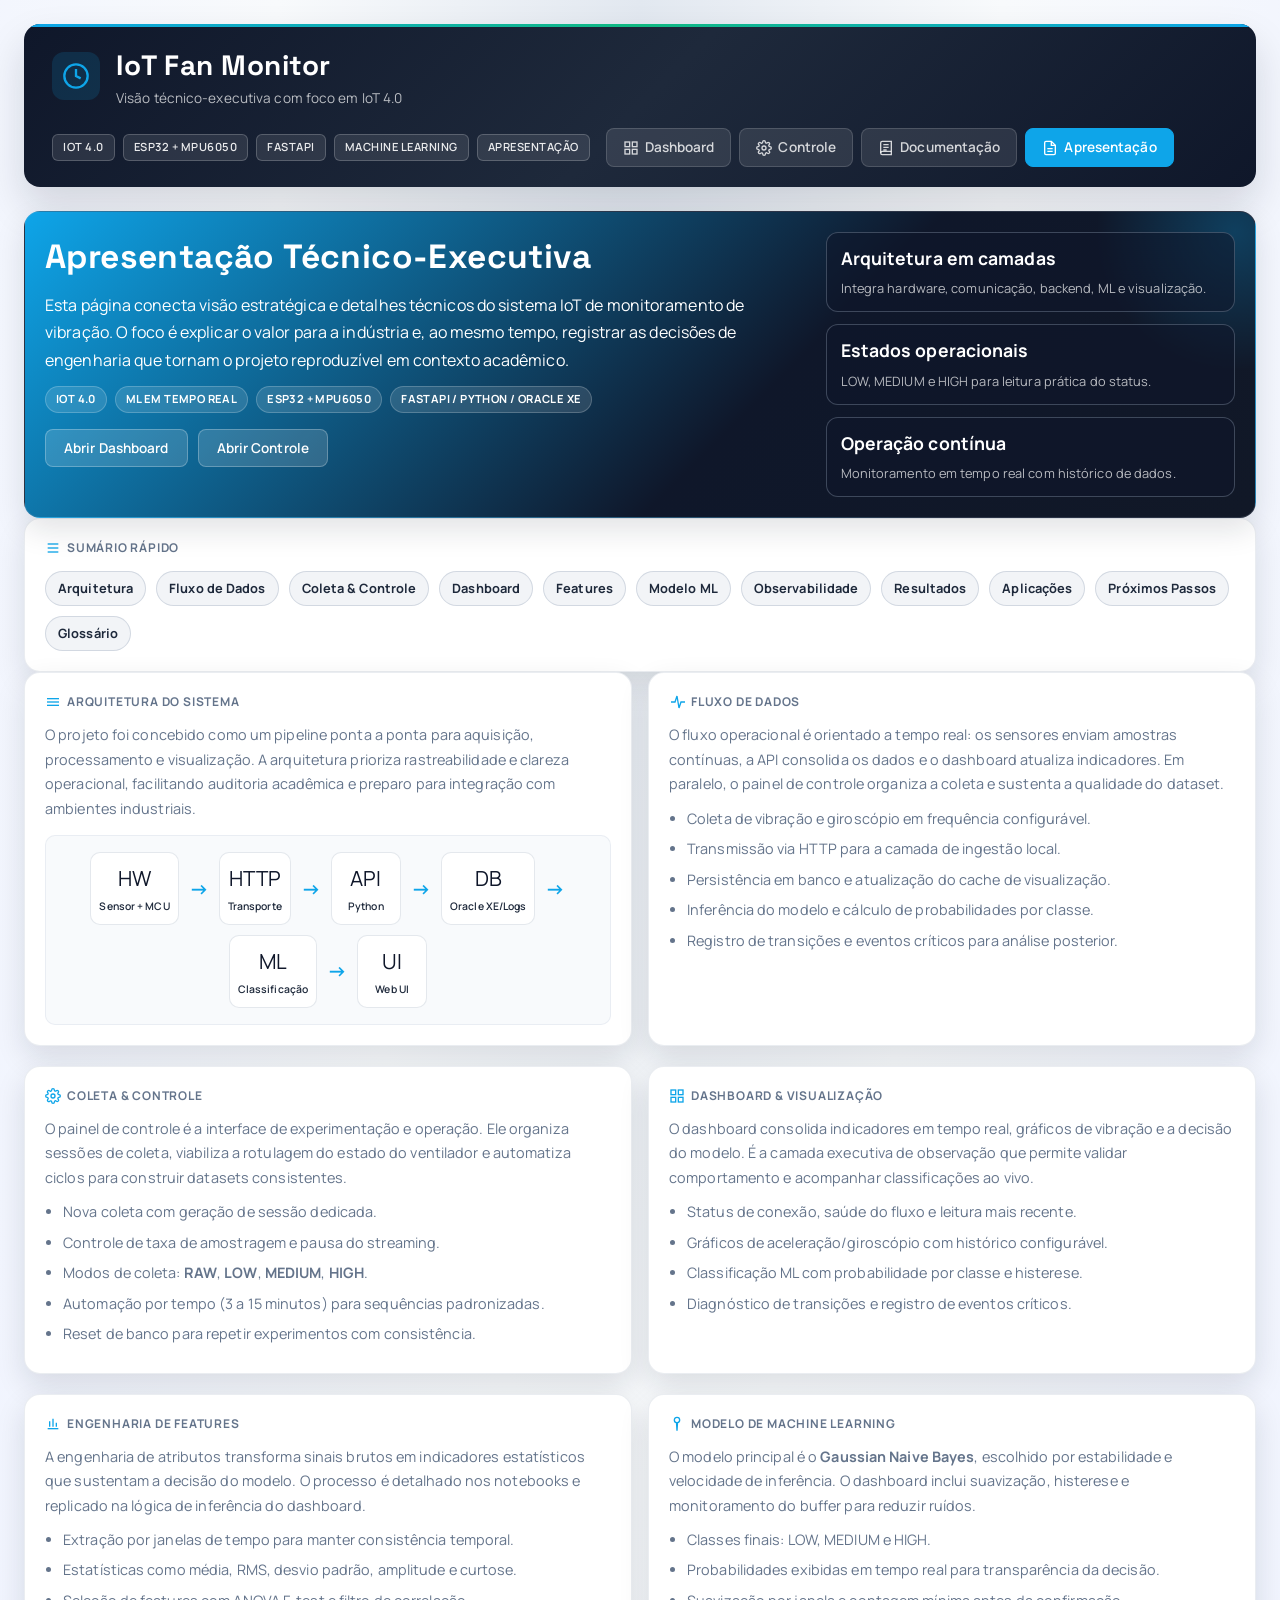
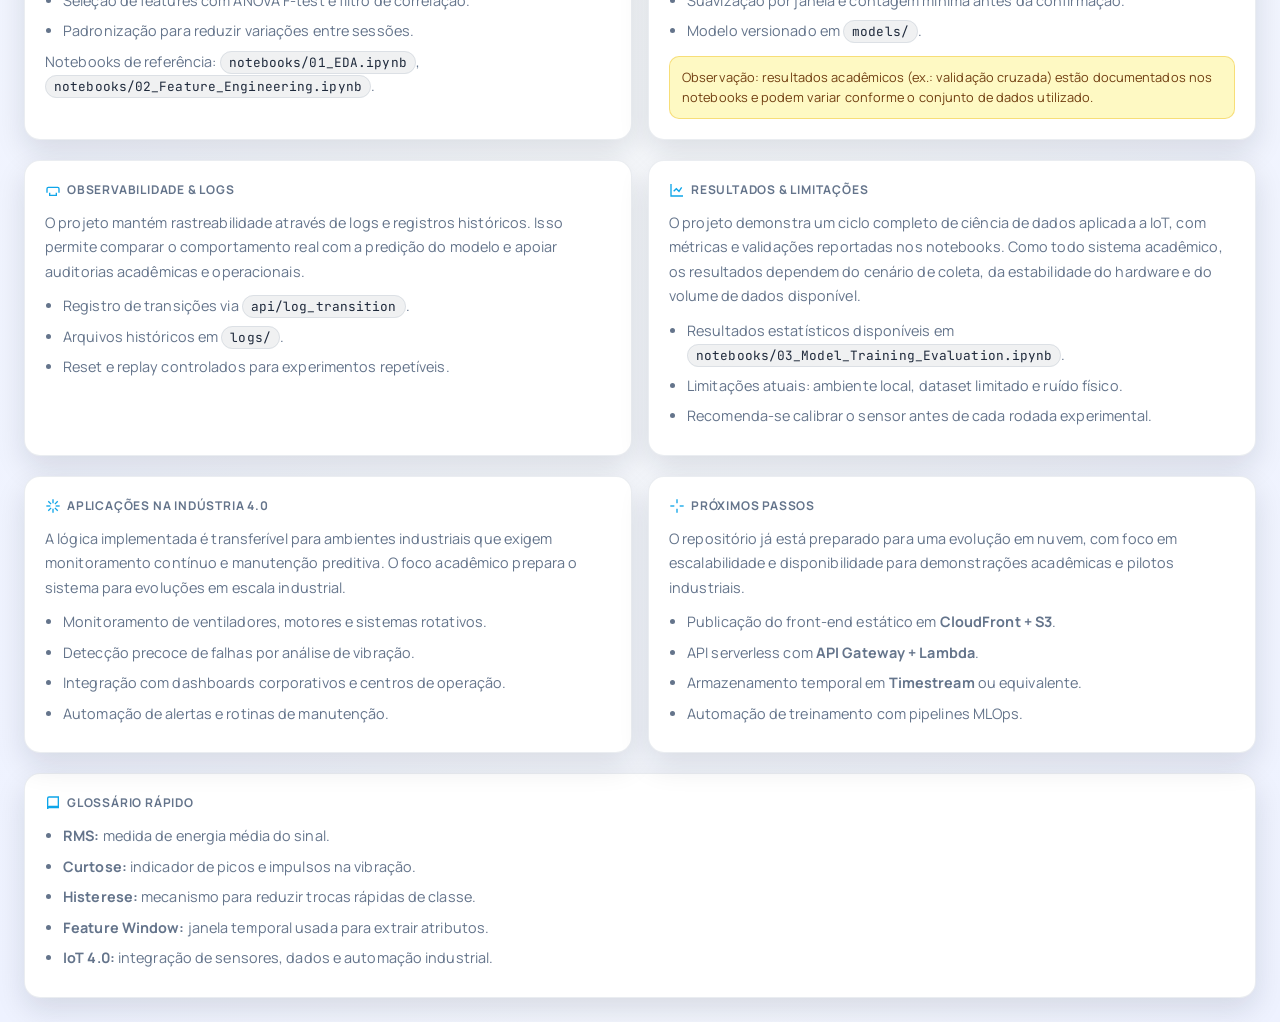
<file: web/apresent.html>
﻿<!DOCTYPE html>
<html lang="pt-BR">

<head>
  <meta charset="UTF-8" />
  <meta name="viewport" content="width=device-width, initial-scale=1.0" />
  <meta name="description"
    content="Apresentação técnico-executiva do sistema IoT de monitoramento de vibração com Machine Learning." />
  <meta name="author" content="Anderson Ferreira" />
  <title>Apresentação Técnico-Executiva | IoT Fan Monitor (Oracle XE + FastAPI)</title>
  <link rel="preconnect" href="https://fonts.googleapis.com" />
  <link rel="preconnect" href="https://fonts.gstatic.com" crossorigin />
  <link
    href="https://fonts.googleapis.com/css2?family=Manrope:wght@400;500;600;700&family=Space+Grotesk:wght@500;700&family=JetBrains+Mono:wght@400;500&display=swap"
    rel="stylesheet" />
  <link rel="stylesheet" href="css/style.css" />
  <style>
    .doc-hero {
      background: linear-gradient(135deg, #0ea5e9 0%, #0f172a 60%, #111827 100%);
      color: #fff;
      position: relative;
      overflow: hidden;
    }

    .doc-hero::after {
      content: '';
      position: absolute;
      right: -120px;
      top: -120px;
      width: 280px;
      height: 280px;
      background: radial-gradient(circle, rgba(14, 165, 233, 0.35), transparent 70%);
      opacity: 0.8;
    }

    .doc-hero-grid {
      display: grid;
      grid-template-columns: 1.3fr 0.7fr;
      gap: 20px;
      position: relative;
      z-index: 1;
    }

    .doc-hero h1 {
      font-family: "Space Grotesk", sans-serif;
      font-size: 2.1rem;
      letter-spacing: 0.4px;
      margin-bottom: 10px;
    }

    .doc-subtitle {
      font-size: 1rem;
      color: #ffffff;
      line-height: 1.7;
    }

    .doc-tags {
      display: flex;
      flex-wrap: wrap;
      gap: 8px;
      margin-top: 12px;
    }

    .doc-tag {
      display: inline-flex;
      align-items: center;
      gap: 6px;
      padding: 4px 10px;
      border-radius: 999px;
      font-size: 0.7rem;
      font-weight: 700;
      letter-spacing: 0.4px;
      text-transform: uppercase;
      background: rgba(255, 255, 255, 0.12);
      border: 1px solid rgba(255, 255, 255, 0.2);
      color: #fff;
    }

    .doc-actions {
      display: flex;
      flex-wrap: wrap;
      gap: 10px;
      margin-top: 16px;
    }

    .doc-actions .btn {
      background: rgba(255, 255, 255, 0.15);
      color: #fff;
      border: 1px solid rgba(255, 255, 255, 0.25);
    }

    .doc-actions .btn:hover {
      background: rgba(255, 255, 255, 0.3);
    }

    .doc-kpis {
      display: grid;
      gap: 12px;
    }

    .doc-kpi {
      background: rgba(15, 23, 42, 0.55);
      border: 1px solid rgba(148, 163, 184, 0.35);
      border-radius: 12px;
      padding: 12px 14px;
    }

    .doc-kpi strong {
      display: block;
      font-size: 1.1rem;
      margin-bottom: 4px;
    }

    .doc-kpi span {
      font-size: 0.8rem;
      color: rgba(255, 255, 255, 0.7);
    }

    .doc-toc {
      display: flex;
      flex-wrap: wrap;
      gap: 10px;
      margin-top: 14px;
    }

    .doc-toc a {
      text-decoration: none;
      display: inline-flex;
      align-items: center;
      gap: 6px;
      padding: 7px 12px;
      border-radius: 999px;
      border: 1px solid rgba(148, 163, 184, 0.35);
      background: rgba(148, 163, 184, 0.12);
      color: var(--ink-2);
      font-size: 0.8rem;
      font-weight: 700;
    }

    .doc-toc a:hover {
      border-color: rgba(14, 165, 233, 0.45);
      background: rgba(14, 165, 233, 0.10);
    }

    .doc-section p:not(.doc-subtitle) {
      color: var(--muted);
      font-size: 0.9rem;
      line-height: 1.7;
    }

    .doc-list {
      margin-top: 10px;
      padding-left: 18px;
      color: var(--muted);
      font-size: 0.9rem;
      line-height: 1.7;
    }

    .doc-list li {
      margin-bottom: 6px;
    }

    .doc-note {
      margin-top: 12px;
      padding: 10px 12px;
      border-radius: 10px;
      background: #fef9c3;
      color: #713f12;
      border: 1px solid rgba(234, 179, 8, 0.4);
      font-size: 0.8rem;
      line-height: 1.6;
    }

    .doc-inline-code {
      font-family: "JetBrains Mono", monospace;
      background: rgba(15, 23, 42, 0.06);
      border: 1px solid rgba(148, 163, 184, 0.22);
      padding: 2px 8px;
      border-radius: 999px;
      font-size: 0.8rem;
      color: var(--ink-2);
      white-space: nowrap;
    }

    @media (max-width: 900px) {
      .doc-hero-grid {
        grid-template-columns: 1fr;
      }
    }
  </style>
</head>

<body>
  <div class="container">
    <header>
      <div class="header-brand">
        <div class="brand-icon">
          <svg width="28" height="28" viewBox="0 0 24 24" fill="none" stroke="currentColor" stroke-width="2">
            <circle cx="12" cy="12" r="10" />
            <path d="M12 6v6l4 2" />
          </svg>
        </div>
        <div class="brand-text">
          <h1>IoT Fan Monitor</h1>
          <div class="brand-subtitle">Visão técnico-executiva com foco em IoT 4.0</div>
        </div>
      </div>
      <div class="header-meta">
        <div class="tech-stack">
          <span class="tech-badge">IoT 4.0</span>
          <span class="tech-badge">ESP32 + MPU6050</span>
          <span class="tech-badge">FastAPI</span>
          <span class="tech-badge">Machine Learning</span>
          <span class="tech-badge">Apresentação</span>
        </div>
        <nav class="header-nav">
          <a class="nav-link" href="index.html" target="_blank" rel="noopener">
            <svg width="16" height="16" viewBox="0 0 24 24" fill="none" stroke="currentColor" stroke-width="2">
              <rect x="3" y="3" width="7" height="7" />
              <rect x="14" y="3" width="7" height="7" />
              <rect x="14" y="14" width="7" height="7" />
              <rect x="3" y="14" width="7" height="7" />
            </svg>
            Dashboard
          </a>
          <a class="nav-link" href="control.html" target="_blank" rel="noopener">
            <svg width="16" height="16" viewBox="0 0 24 24" fill="none" stroke="currentColor" stroke-width="2">
              <circle cx="12" cy="12" r="3" />
              <path
                d="M19.4 15a1.65 1.65 0 0 0 .33 1.82l.06.06a2 2 0 0 1-2.83 2.83l-.06-.06a1.65 1.65 0 0 0-1.82-.33 1.65 1.65 0 0 0-1 1.51V21a2 2 0 0 1-4 0v-.09A1.65 1.65 0 0 0 9 19.4a1.65 1.65 0 0 0-1.82.33l-.06.06a2 2 0 0 1-2.83-2.83l.06-.06A1.65 1.65 0 0 0 4.68 15a1.65 1.65 0 0 0-1.51-1H3a2 2 0 0 1 0-4h.09A1.65 1.65 0 0 0 4.6 9a1.65 1.65 0 0 0-.33-1.82l-.06-.06a2 2 0 0 1 2.83-2.83l.06.06A1.65 1.65 0 0 0 9 4.68a1.65 1.65 0 0 0 1-1.51V3a2 2 0 0 1 4 0v.09a1.65 1.65 0 0 0 1 1.51 1.65 1.65 0 0 0 1.82-.33l.06-.06a2 2 0 0 1 2.83 2.83l-.06.06A1.65 1.65 0 0 0 19.4 9a1.65 1.65 0 0 0 1.51 1H21a2 2 0 0 1 0 4h-.09a1.65 1.65 0 0 0-1.51 1z" />
            </svg>
            Controle
          </a>
          <a class="nav-link" href="documentacao.html" target="_blank" rel="noopener">
            <svg width="16" height="16" viewBox="0 0 24 24" fill="none" stroke="currentColor" stroke-width="2">
              <path d="M4 19.5A2.5 2.5 0 0 1 6.5 17H20" />
              <path d="M6.5 2H20v20H6.5A2.5 2.5 0 0 1 4 19.5v-15A2.5 2.5 0 0 1 6.5 2z" />
              <line x1="8" y1="7" x2="16" y2="7" />
              <line x1="8" y1="11" x2="16" y2="11" />
              <line x1="8" y1="15" x2="13" y2="15" />
            </svg>
            Documentação
          </a>
          <a class="nav-link active" href="apresent.html">
            <svg width="16" height="16" viewBox="0 0 24 24" fill="none" stroke="currentColor" stroke-width="2">
              <path d="M14 2H6a2 2 0 0 0-2 2v16a2 2 0 0 0 2 2h12a2 2 0 0 0 2-2V8z" />
              <polyline points="14 2 14 8 20 8" />
              <line x1="16" y1="13" x2="8" y2="13" />
              <line x1="16" y1="17" x2="8" y2="17" />
            </svg>
            Apresentação
          </a>
        </nav>
      </div>
    </header>

    <section class="card doc-hero doc-section" id="resumo">
      <div class="doc-hero-grid">
        <div>
          <h1>Apresentação Técnico-Executiva</h1>
          <p class="doc-subtitle">
            Esta página conecta visão estratégica e detalhes técnicos do sistema IoT de monitoramento de vibração.
            O foco é explicar o valor para a indústria e, ao mesmo tempo, registrar as decisões de engenharia que
            tornam o projeto reproduzível em contexto acadêmico.
          </p>
          <div class="doc-tags">
            <span class="doc-tag">IoT 4.0</span>
            <span class="doc-tag">ML em Tempo Real</span>
            <span class="doc-tag">ESP32 + MPU6050</span>
            <span class="doc-tag">FastAPI / Python / Oracle XE</span>
          </div>
          <div class="doc-actions">
            <a class="btn" href="index.html" target="_blank" rel="noopener">Abrir Dashboard</a>
            <a class="btn" href="control.html" target="_blank" rel="noopener">Abrir Controle</a>
          </div>
        </div>
        <div class="doc-kpis">
          <div class="doc-kpi">
            <strong>Arquitetura em camadas</strong>
            <span>Integra hardware, comunicação, backend, ML e visualização.</span>
          </div>
          <div class="doc-kpi">
            <strong>Estados operacionais</strong>
            <span>LOW, MEDIUM e HIGH para leitura prática do status.</span>
          </div>
          <div class="doc-kpi">
            <strong>Operação contínua</strong>
            <span>Monitoramento em tempo real com histórico de dados.</span>
          </div>
        </div>
      </div>
    </section>

    <section class="card doc-section" id="sumario">
      <div class="card-title">
        <svg width="16" height="16" viewBox="0 0 24 24" fill="none" stroke="currentColor" stroke-width="2"
          style="vertical-align: middle; margin-right: 6px;">
          <path d="M4 6h16" />
          <path d="M4 12h16" />
          <path d="M4 18h16" />
        </svg>
        Sumário Rápido
      </div>
      <div class="doc-toc">
        <a href="#arquitetura">Arquitetura</a>
        <a href="#fluxo">Fluxo de Dados</a>
        <a href="#controle">Coleta & Controle</a>
        <a href="#dashboard">Dashboard</a>
        <a href="#features">Features</a>
        <a href="#ml">Modelo ML</a>
        <a href="#observabilidade">Observabilidade</a>
        <a href="#resultados">Resultados</a>
        <a href="#aplicacoes">Aplicações</a>
        <a href="#proximos">Próximos Passos</a>
        <a href="#glossario">Glossário</a>
      </div>
    </section>

    <div class="grid-1x2">
      <section class="card doc-section" id="arquitetura">
        <div class="card-title">
          <svg width="16" height="16" viewBox="0 0 24 24" fill="none" stroke="currentColor" stroke-width="2"
            style="vertical-align: middle; margin-right: 6px;">
            <path d="M3 7h18" />
            <path d="M3 12h18" />
            <path d="M3 17h18" />
          </svg>
          Arquitetura do Sistema
        </div>
        <p>
          O projeto foi concebido como um pipeline ponta a ponta para aquisição, processamento e visualização.
          A arquitetura prioriza rastreabilidade e clareza operacional, facilitando auditoria acadêmica e preparo
          para integração com ambientes industriais.
        </p>
        <div class="arch-flow" style="display:flex;flex-wrap:wrap;align-items:center;gap:10px;margin-top:14px;">
          <div class="arch-node arch-tooltip" data-tooltip="ESP32 + MPU6050, leitura I2C em baixa latência.">
            <div class="arch-icon">HW</div>
            <div class="arch-label">Sensor + MCU</div>
          </div>
          <div class="arch-arrow">→</div>
          <div class="arch-node arch-tooltip" data-tooltip="Envio HTTP via Wi-Fi para o servidor local.">
            <div class="arch-icon">HTTP</div>
            <div class="arch-label">Transporte</div>
          </div>
          <div class="arch-arrow">→</div>
          <div class="arch-node arch-tooltip" data-tooltip="Endpoints Python para ingestão e controle.">
            <div class="arch-icon">API</div>
            <div class="arch-label">Python</div>
          </div>
          <div class="arch-arrow">→</div>
          <div class="arch-node arch-tooltip" data-tooltip="Persistência Oracle XE e arquivos de log.">
            <div class="arch-icon">DB</div>
            <div class="arch-label">Oracle XE/Logs</div>
          </div>
          <div class="arch-arrow">→</div>
          <div class="arch-node arch-tooltip" data-tooltip="Modelo Gaussian NB para inferência.">
            <div class="arch-icon">ML</div>
            <div class="arch-label">Classificação</div>
          </div>
          <div class="arch-arrow">→</div>
          <div class="arch-node arch-tooltip" data-tooltip="Dashboard e painel de controle.">
            <div class="arch-icon">UI</div>
            <div class="arch-label">Web UI</div>
          </div>
        </div>
      </section>

      <section class="card doc-section" id="fluxo">
        <div class="card-title">
          <svg width="16" height="16" viewBox="0 0 24 24" fill="none" stroke="currentColor" stroke-width="2"
            style="vertical-align: middle; margin-right: 6px;">
            <path d="M3 12h6l3-9 3 18 3-9h6" />
          </svg>
          Fluxo de Dados
        </div>
        <p>
          O fluxo operacional é orientado a tempo real: os sensores enviam amostras contínuas, a API consolida os dados
          e o dashboard atualiza indicadores. Em paralelo, o painel de controle organiza a coleta e sustenta a qualidade
          do dataset.
        </p>
        <ul class="doc-list">
          <li>Coleta de vibração e giroscópio em frequência configurável.</li>
          <li>Transmissão via HTTP para a camada de ingestão local.</li>
          <li>Persistência em banco e atualização do cache de visualização.</li>
          <li>Inferência do modelo e cálculo de probabilidades por classe.</li>
          <li>Registro de transições e eventos críticos para análise posterior.</li>
        </ul>
      </section>
    </div>

    <div class="grid-1x2">
      <section class="card doc-section" id="controle">
        <div class="card-title">
          <svg width="16" height="16" viewBox="0 0 24 24" fill="none" stroke="currentColor" stroke-width="2"
            style="vertical-align: middle; margin-right: 6px;">
            <circle cx="12" cy="12" r="3" />
            <path
              d="M19.4 15a1.65 1.65 0 0 0 .33 1.82l.06.06a2 2 0 0 1-2.83 2.83l-.06-.06a1.65 1.65 0 0 0-1.82-.33 1.65 1.65 0 0 0-1 1.51V21a2 2 0 0 1-4 0v-.09A1.65 1.65 0 0 0 9 19.4a1.65 1.65 0 0 0-1.82.33l-.06.06a2 2 0 0 1-2.83-2.83l.06-.06A1.65 1.65 0 0 0 4.68 15a1.65 1.65 0 0 0-1.51-1H3a2 2 0 0 1 0-4h.09A1.65 1.65 0 0 0 4.6 9a1.65 1.65 0 0 0-.33-1.82l-.06-.06a2 2 0 0 1 2.83-2.83l.06.06A1.65 1.65 0 0 0 9 4.68a1.65 1.65 0 0 0 1-1.51V3a2 2 0 0 1 4 0v.09a1.65 1.65 0 0 0 1 1.51 1.65 1.65 0 0 0 1.82-.33l.06-.06a2 2 0 0 1 2.83 2.83l-.06.06A1.65 1.65 0 0 0 19.4 9a1.65 1.65 0 0 0 1.51 1H21a2 2 0 0 1 0 4h-.09a1.65 1.65 0 0 0-1.51 1z" />
          </svg>
          Coleta & Controle
        </div>
        <p>
          O painel de controle é a interface de experimentação e operação. Ele organiza sessões de coleta,
          viabiliza a rotulagem do estado do ventilador e automatiza ciclos para construir datasets consistentes.
        </p>
        <ul class="doc-list">
          <li>Nova coleta com geração de sessão dedicada.</li>
          <li>Controle de taxa de amostragem e pausa do streaming.</li>
          <li>Modos de coleta: <strong>RAW</strong>, <strong>LOW</strong>, <strong>MEDIUM</strong>, <strong>HIGH</strong>.</li>
          <li>Automação por tempo (3 a 15 minutos) para sequências padronizadas.</li>
          <li>Reset de banco para repetir experimentos com consistência.</li>
        </ul>
      </section>

      <section class="card doc-section" id="dashboard">
        <div class="card-title">
          <svg width="16" height="16" viewBox="0 0 24 24" fill="none" stroke="currentColor" stroke-width="2"
            style="vertical-align: middle; margin-right: 6px;">
            <rect x="3" y="3" width="7" height="7" />
            <rect x="14" y="3" width="7" height="7" />
            <rect x="14" y="14" width="7" height="7" />
            <rect x="3" y="14" width="7" height="7" />
          </svg>
          Dashboard & Visualização
        </div>
        <p>
          O dashboard consolida indicadores em tempo real, gráficos de vibração e a decisão do modelo. É a camada
          executiva de observação que permite validar comportamento e acompanhar classificações ao vivo.
        </p>
        <ul class="doc-list">
          <li>Status de conexão, saúde do fluxo e leitura mais recente.</li>
          <li>Gráficos de aceleração/giroscópio com histórico configurável.</li>
          <li>Classificação ML com probabilidade por classe e histerese.</li>
          <li>Diagnóstico de transições e registro de eventos críticos.</li>
        </ul>
      </section>
    </div>

    <div class="grid-1x2">
      <section class="card doc-section" id="features">
        <div class="card-title">
          <svg width="16" height="16" viewBox="0 0 24 24" fill="none" stroke="currentColor" stroke-width="2"
            style="vertical-align: middle; margin-right: 6px;">
            <path d="M4 19h16" />
            <path d="M7 16V8" />
            <path d="M12 16V4" />
            <path d="M17 16v-6" />
          </svg>
          Engenharia de Features
        </div>
        <p>
          A engenharia de atributos transforma sinais brutos em indicadores estatísticos que sustentam a decisão do
          modelo. O processo é detalhado nos notebooks e replicado na lógica de inferência do dashboard.
        </p>
        <ul class="doc-list">
          <li>Extração por janelas de tempo para manter consistência temporal.</li>
          <li>Estatísticas como média, RMS, desvio padrão, amplitude e curtose.</li>
          <li>Seleção de features com ANOVA F-test e filtro de correlação.</li>
          <li>Padronização para reduzir variações entre sessões.</li>
        </ul>
        <p>
          Notebooks de referência: <span class="doc-inline-code">notebooks/01_EDA.ipynb</span>,
          <span class="doc-inline-code">notebooks/02_Feature_Engineering.ipynb</span>.
        </p>
      </section>

      <section class="card doc-section" id="ml">
        <div class="card-title">
          <svg width="16" height="16" viewBox="0 0 24 24" fill="none" stroke="currentColor" stroke-width="2"
            style="vertical-align: middle; margin-right: 6px;">
            <path d="M12 2a4 4 0 0 1 4 4c0 1.95-1.4 3.58-3.25 3.93L12 22l-.75-12.07A4.001 4.001 0 0 1 12 2z" />
            <path d="M12 6h.01" />
          </svg>
          Modelo de Machine Learning
        </div>
        <p>
          O modelo principal é o <strong>Gaussian Naive Bayes</strong>, escolhido por estabilidade e velocidade de
          inferência. O dashboard inclui suavização, histerese e monitoramento do buffer para reduzir ruídos.
        </p>
        <ul class="doc-list">
          <li>Classes finais: LOW, MEDIUM e HIGH.</li>
          <li>Probabilidades exibidas em tempo real para transparência da decisão.</li>
          <li>Suavização por janela e contagem mínima antes da confirmação.</li>
          <li>Modelo versionado em <span class="doc-inline-code">models/</span>.</li>
        </ul>
        <div class="doc-note">
          Observação: resultados acadêmicos (ex.: validação cruzada) estão documentados nos notebooks e podem variar
          conforme o conjunto de dados utilizado.
        </div>
      </section>
    </div>

    <div class="grid-1x2">
      <section class="card doc-section" id="observabilidade">
        <div class="card-title">
          <svg width="16" height="16" viewBox="0 0 24 24" fill="none" stroke="currentColor" stroke-width="2"
            style="vertical-align: middle; margin-right: 6px;">
            <path d="M21 16v-6a2 2 0 0 0-2-2H5a2 2 0 0 0-2 2v6" />
            <path d="M7 16v4h10v-4" />
          </svg>
          Observabilidade & Logs
        </div>
        <p>
          O projeto mantém rastreabilidade através de logs e registros históricos. Isso permite comparar o comportamento
          real com a predição do modelo e apoiar auditorias acadêmicas e operacionais.
        </p>
        <ul class="doc-list">
          <li>Registro de transições via <span class="doc-inline-code">api/log_transition</span>.</li>
          <li>Arquivos históricos em <span class="doc-inline-code">logs/</span>.</li>
          <li>Reset e replay controlados para experimentos repetíveis.</li>
        </ul>
      </section>

      <section class="card doc-section" id="resultados">
        <div class="card-title">
          <svg width="16" height="16" viewBox="0 0 24 24" fill="none" stroke="currentColor" stroke-width="2"
            style="vertical-align: middle; margin-right: 6px;">
            <path d="M3 3v18h18" />
            <path d="M7 14l4-4 4 4 4-6" />
          </svg>
          Resultados & Limitações
        </div>
        <p>
          O projeto demonstra um ciclo completo de ciência de dados aplicada a IoT, com métricas e validações
          reportadas nos notebooks. Como todo sistema acadêmico, os resultados dependem do cenário de coleta,
          da estabilidade do hardware e do volume de dados disponível.
        </p>
        <ul class="doc-list">
          <li>Resultados estatísticos disponíveis em <span class="doc-inline-code">notebooks/03_Model_Training_Evaluation.ipynb</span>.</li>
          <li>Limitações atuais: ambiente local, dataset limitado e ruído físico.</li>
          <li>Recomenda-se calibrar o sensor antes de cada rodada experimental.</li>
        </ul>
      </section>
    </div>

    <div class="grid-1x2">
      <section class="card doc-section" id="aplicacoes">
        <div class="card-title">
          <svg width="16" height="16" viewBox="0 0 24 24" fill="none" stroke="currentColor" stroke-width="2"
            style="vertical-align: middle; margin-right: 6px;">
            <path d="M12 2v6" />
            <path d="M12 16v6" />
            <path d="M4.93 4.93l4.24 4.24" />
            <path d="M14.83 14.83l4.24 4.24" />
            <path d="M2 12h6" />
            <path d="M16 12h6" />
            <path d="M4.93 19.07l4.24-4.24" />
            <path d="M14.83 9.17l4.24-4.24" />
          </svg>
          Aplicações na Indústria 4.0
        </div>
        <p>
          A lógica implementada é transferível para ambientes industriais que exigem monitoramento contínuo e
          manutenção preditiva. O foco acadêmico prepara o sistema para evoluções em escala industrial.
        </p>
        <ul class="doc-list">
          <li>Monitoramento de ventiladores, motores e sistemas rotativos.</li>
          <li>Detecção precoce de falhas por análise de vibração.</li>
          <li>Integração com dashboards corporativos e centros de operação.</li>
          <li>Automação de alertas e rotinas de manutenção.</li>
        </ul>
      </section>

      <section class="card doc-section" id="proximos">
        <div class="card-title">
          <svg width="16" height="16" viewBox="0 0 24 24" fill="none" stroke="currentColor" stroke-width="2"
            style="vertical-align: middle; margin-right: 6px;">
            <path d="M22 12h-6" />
            <path d="M2 12h6" />
            <path d="M12 2v6" />
            <path d="M12 16v6" />
          </svg>
          Próximos Passos
        </div>
        <p>
          O repositório já está preparado para uma evolução em nuvem, com foco em escalabilidade e disponibilidade
          para demonstrações acadêmicas e pilotos industriais.
        </p>
        <ul class="doc-list">
          <li>Publicação do front-end estático em <strong>CloudFront + S3</strong>.</li>
          <li>API serverless com <strong>API Gateway + Lambda</strong>.</li>
          <li>Armazenamento temporal em <strong>Timestream</strong> ou equivalente.</li>
          <li>Automação de treinamento com pipelines MLOps.</li>
        </ul>
      </section>
    </div>

    <section class="card doc-section" id="glossario">
      <div class="card-title">
        <svg width="16" height="16" viewBox="0 0 24 24" fill="none" stroke="currentColor" stroke-width="2"
          style="vertical-align: middle; margin-right: 6px;">
          <path d="M4 19a2 2 0 0 1 2-2h14" />
          <path d="M4 5a2 2 0 0 1 2-2h14v16H6a2 2 0 0 0-2 2z" />
        </svg>
        Glossário Rápido
      </div>
      <ul class="doc-list">
        <li><strong>RMS:</strong> medida de energia média do sinal.</li>
        <li><strong>Curtose:</strong> indicador de picos e impulsos na vibração.</li>
        <li><strong>Histerese:</strong> mecanismo para reduzir trocas rápidas de classe.</li>
        <li><strong>Feature Window:</strong> janela temporal usada para extrair atributos.</li>
        <li><strong>IoT 4.0:</strong> integração de sensores, dados e automação industrial.</li>
      </ul>
    </section>
  </div>
</body>

</html>
</file>
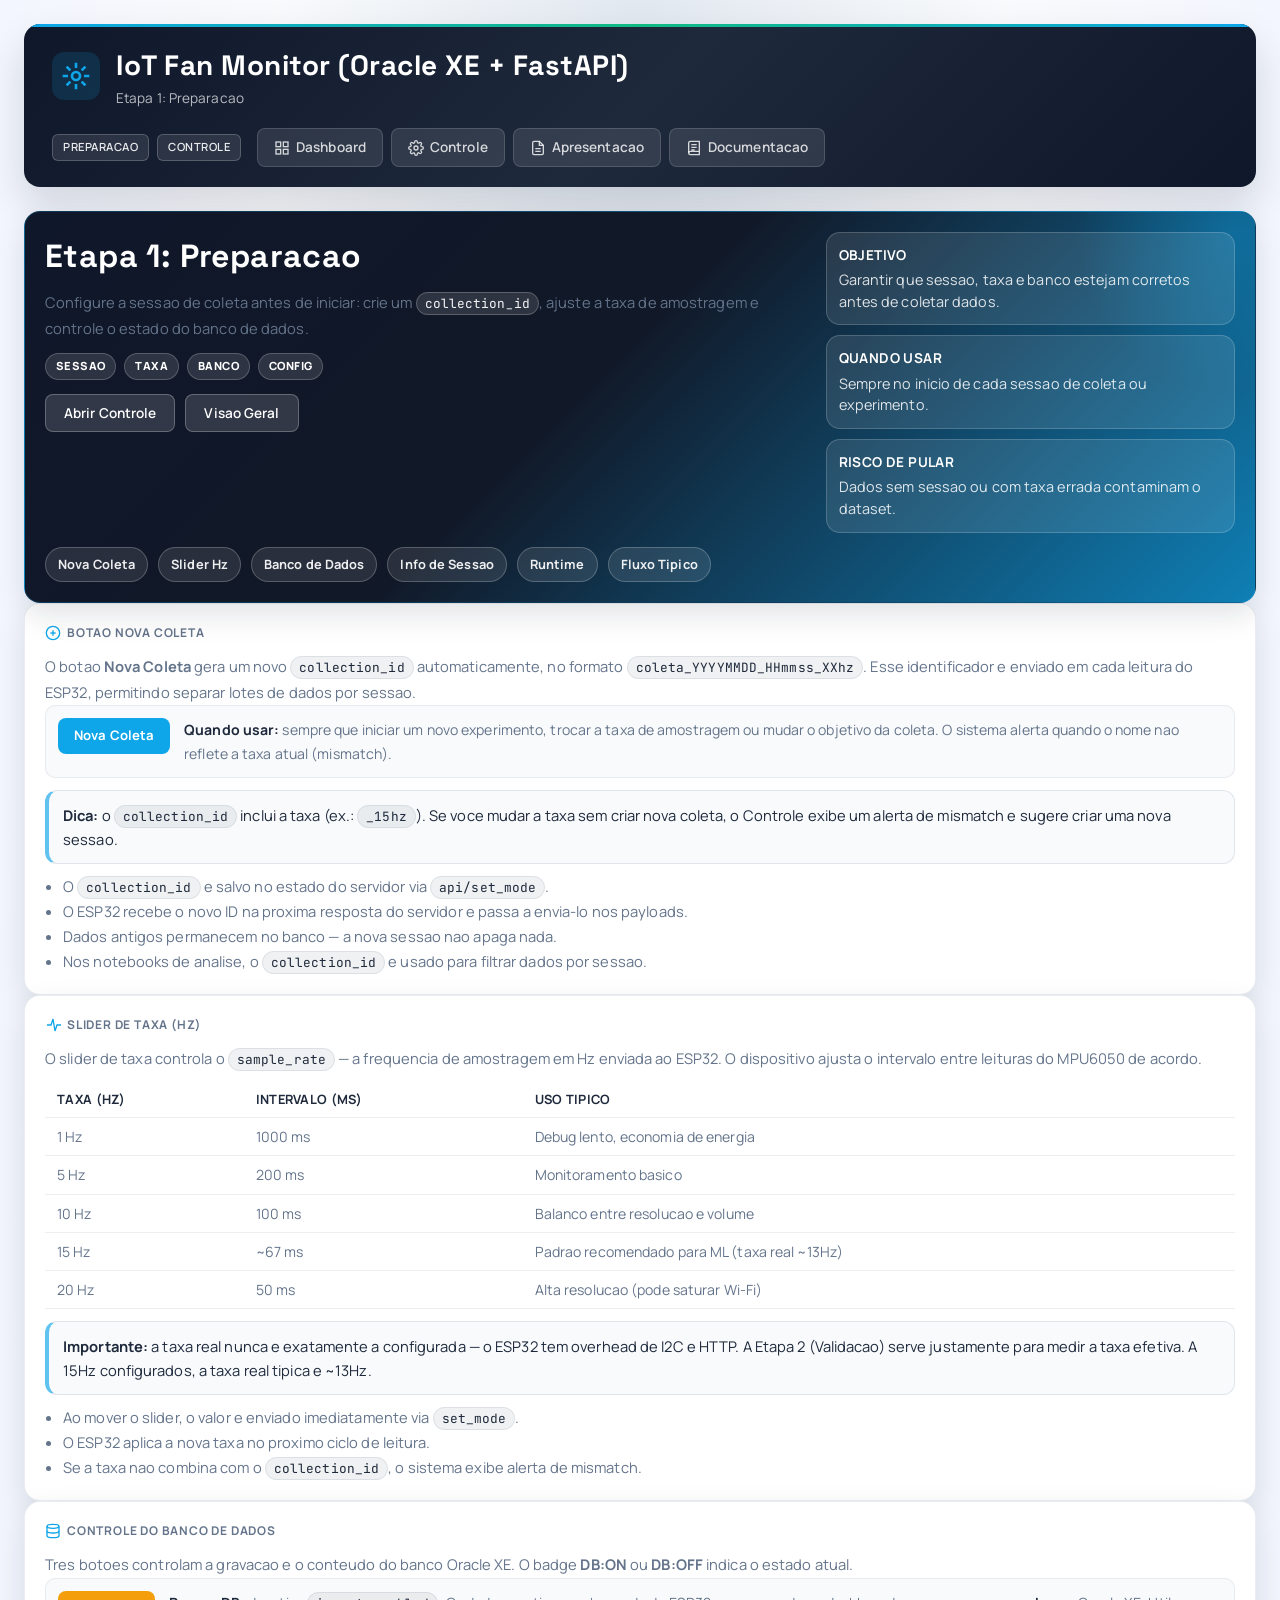
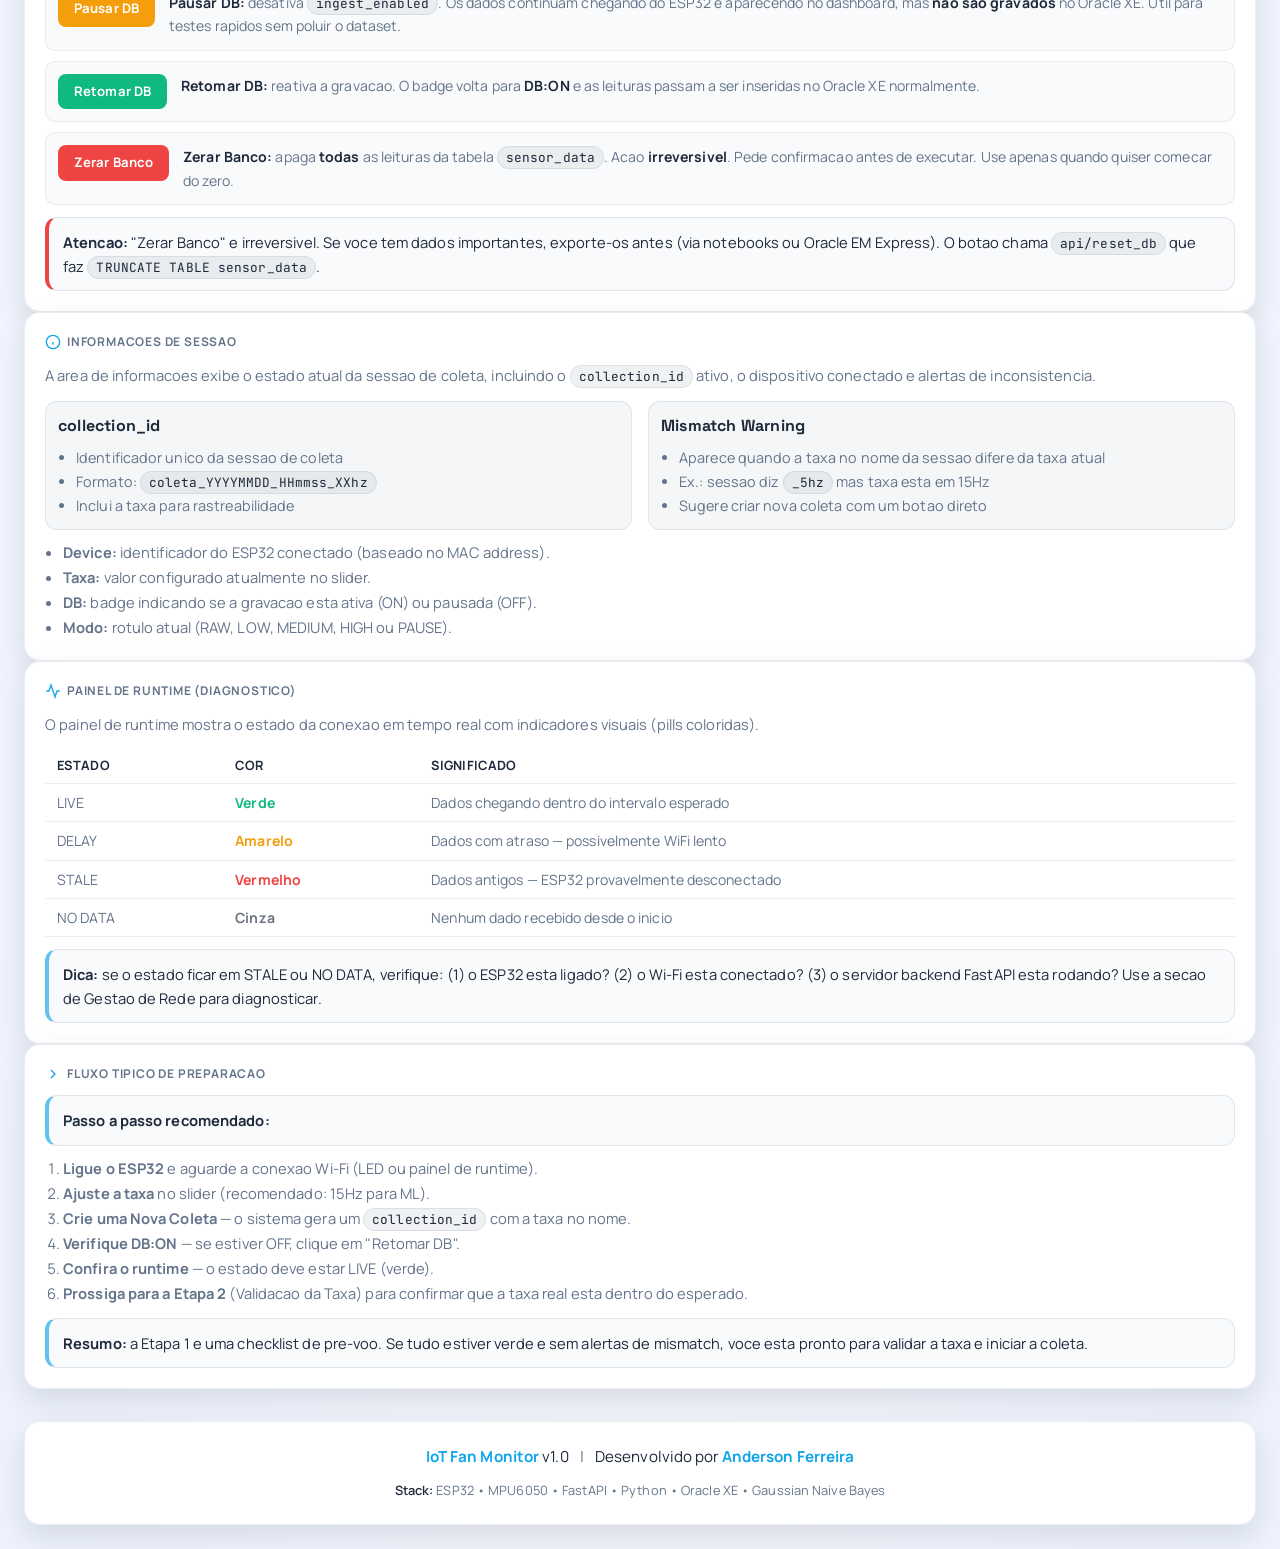
<file: web/doc-etapa1.html>
﻿<!DOCTYPE html>
<html lang="pt-BR">

<head>
  <meta charset="UTF-8" />
  <meta name="viewport" content="width=device-width, initial-scale=1.0" />
  <meta name="description"
    content="Documentacao detalhada da Etapa 1 (Preparacao) do Painel de Controle IoT Fan Monitor." />
  <meta name="author" content="Anderson Ferreira" />
  <title>Etapa 1: Preparacao | IoT Fan Monitor</title>

  <link rel="preconnect" href="https://fonts.googleapis.com" />
  <link rel="preconnect" href="https://fonts.gstatic.com" crossorigin />
  <link
    href="https://fonts.googleapis.com/css2?family=Manrope:wght@400;500;600;700&family=Space+Grotesk:wght@500;700&family=JetBrains+Mono:wght@400;500&display=swap"
    rel="stylesheet" />
  <link rel="stylesheet" href="css/style.css" />

  <style>
    .doc-hero{background:linear-gradient(135deg,#0f172a 0%,#111827 45%,#0ea5e9 120%);color:#fff;position:relative;overflow:hidden;border:1px solid rgba(14,165,233,0.25)}
    .doc-hero::after{content:'';position:absolute;right:-140px;top:-140px;width:320px;height:320px;background:radial-gradient(circle,rgba(14,165,233,0.35),transparent 70%);opacity:0.9}
    .doc-hero-grid{display:grid;grid-template-columns:1.3fr 0.7fr;gap:20px;position:relative;z-index:1}
    .doc-hero h1{font-family:"Space Grotesk",sans-serif;font-size:2.0rem;letter-spacing:0.4px;margin-bottom:10px}
    .doc-subtitle{font-size:1rem;color:rgba(255,255,255,0.92);line-height:1.7}
    .doc-tags{display:flex;flex-wrap:wrap;gap:8px;margin-top:12px}
    .doc-tag{display:inline-flex;align-items:center;gap:6px;padding:4px 10px;border-radius:999px;font-size:0.7rem;font-weight:800;letter-spacing:0.4px;text-transform:uppercase;background:rgba(255,255,255,0.12);border:1px solid rgba(255,255,255,0.20);color:#fff}
    .doc-actions{display:flex;flex-wrap:wrap;gap:10px;margin-top:14px}
    .doc-actions .btn{background:rgba(255,255,255,0.14);color:#fff;border:1px solid rgba(255,255,255,0.25)}
    .doc-actions .btn:hover{background:rgba(255,255,255,0.26)}
    .doc-kpis{display:flex;flex-direction:column;gap:10px}
    .doc-kpi{background:rgba(255,255,255,0.10);border:1px solid rgba(255,255,255,0.18);border-radius:14px;padding:12px}
    .doc-kpi strong{display:block;font-size:0.85rem;letter-spacing:0.4px;text-transform:uppercase}
    .doc-kpi span{display:block;margin-top:4px;font-size:0.9rem;color:rgba(255,255,255,0.85);line-height:1.5}
    .doc-toc{display:flex;flex-wrap:wrap;gap:10px;margin-top:14px}
    .doc-toc a{text-decoration:none;display:inline-flex;align-items:center;gap:6px;padding:7px 12px;border-radius:999px;border:1px solid rgba(148,163,184,0.35);background:rgba(148,163,184,0.12);color:var(--ink-2);font-size:0.8rem;font-weight:700}
    .doc-toc a:hover{border-color:rgba(14,165,233,0.45);background:rgba(14,165,233,0.10)}
    .doc-hero .doc-toc a{color:rgba(255,255,255,0.92);border-color:rgba(255,255,255,0.22);background:rgba(255,255,255,0.10)}
    .doc-hero .doc-toc a:hover{border-color:rgba(255,255,255,0.40);background:rgba(255,255,255,0.16)}
    .doc-hero .doc-inline-code{background:rgba(255,255,255,0.12);border-color:rgba(255,255,255,0.22);color:rgba(255,255,255,0.95)}
    .doc-section p{color:var(--muted);line-height:1.75;font-size:0.92rem}
    .doc-list{margin:10px 0 0;padding-left:18px;color:var(--muted);line-height:1.7;font-size:0.92rem}
    .doc-inline-code{font-family:"JetBrains Mono",monospace;background:rgba(15,23,42,0.06);border:1px solid rgba(148,163,184,0.22);padding:2px 8px;border-radius:999px;font-size:0.8rem;color:var(--ink-2);white-space:nowrap}
    .doc-callout{margin-top:12px;padding:12px 14px;border-radius:12px;background:#f8fafc;border:1px solid rgba(148,163,184,0.25);border-left:4px solid rgba(14,165,233,0.65);color:var(--ink-2);font-size:0.92rem;line-height:1.65}
    .doc-callout strong{color:var(--ink-2)}
    .doc-grid{display:grid;grid-template-columns:1fr 1fr;gap:16px;margin-top:12px}
    .doc-mini{background:rgba(148,163,184,0.10);border:1px solid rgba(148,163,184,0.22);border-radius:12px;padding:12px}
    .doc-mini-title{font-family:"Space Grotesk",sans-serif;font-weight:700;letter-spacing:0.2px;margin-bottom:8px;color:var(--ink-2)}
    .doc-mini ul{margin:0;padding-left:18px;color:var(--muted);line-height:1.65;font-size:0.9rem}
    .doc-btn-ref{display:flex;align-items:flex-start;gap:14px;padding:12px;border-radius:10px;background:rgba(148,163,184,0.06);border:1px solid rgba(148,163,184,0.18);margin-bottom:10px}
    .doc-btn-sample{flex-shrink:0;padding:8px 16px;border-radius:8px;font-weight:700;font-size:0.82rem;font-family:'Manrope',sans-serif;pointer-events:none}
    .doc-btn-desc{font-size:0.88rem;color:var(--muted);line-height:1.65}
    .doc-btn-desc strong{color:var(--ink-2)}
    .doc-table{width:100%;border-collapse:collapse;margin-top:10px;font-size:0.88rem}
    .doc-table th,.doc-table td{padding:8px 12px;text-align:left;border-bottom:1px solid rgba(148,163,184,0.18)}
    .doc-table th{font-weight:700;color:var(--ink-2);font-size:0.8rem;text-transform:uppercase;letter-spacing:0.3px}
    .doc-table td{color:var(--muted)}
    @media(max-width:980px){.doc-hero-grid{grid-template-columns:1fr}.doc-grid{grid-template-columns:1fr}}
  </style>
</head>

<body>
  <div class="container">
    <header>
      <div class="header-brand">
        <div class="brand-icon">
          <svg width="32" height="32" viewBox="0 0 24 24" fill="none" stroke="currentColor" stroke-width="2">
            <path d="M12 2v4m0 12v4M4.93 4.93l2.83 2.83m8.48 8.48l2.83 2.83M2 12h4m12 0h4M4.93 19.07l2.83-2.83m8.48-8.48l2.83-2.83" />
            <circle cx="12" cy="12" r="3" />
          </svg>
        </div>
        <div class="brand-text">
          <h1>IoT Fan Monitor (Oracle XE + FastAPI)</h1>
          <div class="brand-subtitle">Etapa 1: Preparacao</div>
        </div>
      </div>
      <div class="header-meta">
        <div class="tech-stack">
          <span class="tech-badge">Preparacao</span>
          <span class="tech-badge">Controle</span>
        </div>
        <nav class="header-nav">
          <a class="nav-link" href="index.html" target="_blank" rel="noopener">
            <svg width="16" height="16" viewBox="0 0 24 24" fill="none" stroke="currentColor" stroke-width="2"><rect x="3" y="3" width="7" height="7"/><rect x="14" y="3" width="7" height="7"/><rect x="14" y="14" width="7" height="7"/><rect x="3" y="14" width="7" height="7"/></svg>
            Dashboard
          </a>
          <a class="nav-link" href="control.html" target="_blank" rel="noopener">
            <svg width="16" height="16" viewBox="0 0 24 24" fill="none" stroke="currentColor" stroke-width="2"><circle cx="12" cy="12" r="3"/><path d="M19.4 15a1.65 1.65 0 0 0 .33 1.82l.06.06a2 2 0 0 1-2.83 2.83l-.06-.06a1.65 1.65 0 0 0-1.82-.33 1.65 1.65 0 0 0-1 1.51V21a2 2 0 0 1-4 0v-.09A1.65 1.65 0 0 0 9 19.4a1.65 1.65 0 0 0-1.82.33l-.06.06a2 2 0 0 1-2.83-2.83l.06-.06A1.65 1.65 0 0 0 4.68 15a1.65 1.65 0 0 0-1.51-1H3a2 2 0 0 1 0-4h.09A1.65 1.65 0 0 0 4.6 9a1.65 1.65 0 0 0-.33-1.82l-.06-.06a2 2 0 0 1 2.83-2.83l.06.06A1.65 1.65 0 0 0 9 4.68a1.65 1.65 0 0 0 1-1.51V3a2 2 0 0 1 4 0v.09a1.65 1.65 0 0 0 1 1.51 1.65 1.65 0 0 0 1.82-.33l.06-.06a2 2 0 0 1 2.83 2.83l-.06.06A1.65 1.65 0 0 0 19.4 9a1.65 1.65 0 0 0 1.51 1H21a2 2 0 0 1 0 4h-.09a1.65 1.65 0 0 0-1.51 1z"/></svg>
            Controle
          </a>
          <a class="nav-link" href="apresent.html" target="_blank" rel="noopener">
            <svg width="16" height="16" viewBox="0 0 24 24" fill="none" stroke="currentColor" stroke-width="2"><path d="M14 2H6a2 2 0 0 0-2 2v16a2 2 0 0 0 2 2h12a2 2 0 0 0 2-2V8z"/><polyline points="14 2 14 8 20 8"/><line x1="16" y1="13" x2="8" y2="13"/><line x1="16" y1="17" x2="8" y2="17"/></svg>
            Apresentacao
          </a>
          <a class="nav-link" href="documentacao.html">
            <svg width="16" height="16" viewBox="0 0 24 24" fill="none" stroke="currentColor" stroke-width="2"><path d="M4 19.5A2.5 2.5 0 0 1 6.5 17H20"/><path d="M6.5 2H20v20H6.5A2.5 2.5 0 0 1 4 19.5v-15A2.5 2.5 0 0 1 6.5 2z"/><line x1="8" y1="7" x2="16" y2="7"/><line x1="8" y1="11" x2="16" y2="11"/><line x1="8" y1="15" x2="13" y2="15"/></svg>
            Documentacao
          </a>
        </nav>
      </div>
    </header>

    <!-- Hero -->
    <section class="card doc-hero doc-section" id="topo">
      <div class="doc-hero-grid">
        <div>
          <h1>Etapa 1: Preparacao</h1>
          <p class="doc-subtitle">
            Configure a sessao de coleta antes de iniciar: crie um
            <span class="doc-inline-code">collection_id</span>, ajuste a taxa de amostragem e controle o estado do banco de dados.
          </p>
          <div class="doc-tags">
            <span class="doc-tag">Sessao</span>
            <span class="doc-tag">Taxa</span>
            <span class="doc-tag">Banco</span>
            <span class="doc-tag">Config</span>
          </div>
          <div class="doc-actions">
            <a class="btn" href="control.html" target="_blank" rel="noopener">Abrir Controle</a>
            <a class="btn" href="documentacao.html#controle" target="_blank" rel="noopener">Visao Geral</a>
          </div>
        </div>
        <div class="doc-kpis">
          <div class="doc-kpi">
            <strong>Objetivo</strong>
            <span>Garantir que sessao, taxa e banco estejam corretos antes de coletar dados.</span>
          </div>
          <div class="doc-kpi">
            <strong>Quando usar</strong>
            <span>Sempre no inicio de cada sessao de coleta ou experimento.</span>
          </div>
          <div class="doc-kpi">
            <strong>Risco de pular</strong>
            <span>Dados sem sessao ou com taxa errada contaminam o dataset.</span>
          </div>
        </div>
      </div>

      <div class="doc-toc">
        <a href="#nova-coleta">Nova Coleta</a>
        <a href="#taxa">Slider Hz</a>
        <a href="#banco">Banco de Dados</a>
        <a href="#sessao">Info de Sessao</a>
        <a href="#diagnostico">Runtime</a>
        <a href="#fluxo">Fluxo Tipico</a>
      </div>
    </section>

    <!-- Nova Coleta -->
    <section class="card doc-section" id="nova-coleta">
      <div class="card-title">
        <svg width="16" height="16" viewBox="0 0 24 24" fill="none" stroke="currentColor" stroke-width="2" style="vertical-align:middle;margin-right:6px;">
          <circle cx="12" cy="12" r="10"/><line x1="12" y1="8" x2="12" y2="16"/><line x1="8" y1="12" x2="16" y2="12"/>
        </svg>
        Botao Nova Coleta
      </div>
      <p>
        O botao <strong>Nova Coleta</strong> gera um novo <span class="doc-inline-code">collection_id</span> automaticamente,
        no formato <span class="doc-inline-code">coleta_YYYYMMDD_HHmmss_XXhz</span>. Esse identificador e enviado em cada
        leitura do ESP32, permitindo separar lotes de dados por sessao.
      </p>

      <div class="doc-btn-ref">
        <span class="doc-btn-sample" style="background:#0ea5e9;color:#fff;">Nova Coleta</span>
        <div class="doc-btn-desc">
          <strong>Quando usar:</strong> sempre que iniciar um novo experimento, trocar a taxa de amostragem ou
          mudar o objetivo da coleta. O sistema alerta quando o nome nao reflete a taxa atual (mismatch).
        </div>
      </div>

      <div class="doc-callout">
        <strong>Dica:</strong> o <span class="doc-inline-code">collection_id</span> inclui a taxa (ex.: <span class="doc-inline-code">_15hz</span>).
        Se voce mudar a taxa sem criar nova coleta, o Controle exibe um alerta de mismatch e sugere criar uma nova sessao.
      </div>

      <ul class="doc-list">
        <li>O <span class="doc-inline-code">collection_id</span> e salvo no estado do servidor via <span class="doc-inline-code">api/set_mode</span>.</li>
        <li>O ESP32 recebe o novo ID na proxima resposta do servidor e passa a envia-lo nos payloads.</li>
        <li>Dados antigos permanecem no banco — a nova sessao nao apaga nada.</li>
        <li>Nos notebooks de analise, o <span class="doc-inline-code">collection_id</span> e usado para filtrar dados por sessao.</li>
      </ul>
    </section>

    <!-- Slider Hz -->
    <section class="card doc-section" id="taxa">
      <div class="card-title">
        <svg width="16" height="16" viewBox="0 0 24 24" fill="none" stroke="currentColor" stroke-width="2" style="vertical-align:middle;margin-right:6px;">
          <path d="M3 12h6l3-9 3 18 3-9h6"/>
        </svg>
        Slider de Taxa (Hz)
      </div>
      <p>
        O slider de taxa controla o <span class="doc-inline-code">sample_rate</span> — a frequencia de amostragem em Hz
        enviada ao ESP32. O dispositivo ajusta o intervalo entre leituras do MPU6050 de acordo.
      </p>

      <table class="doc-table">
        <thead>
          <tr><th>Taxa (Hz)</th><th>Intervalo (ms)</th><th>Uso tipico</th></tr>
        </thead>
        <tbody>
          <tr><td>1 Hz</td><td>1000 ms</td><td>Debug lento, economia de energia</td></tr>
          <tr><td>5 Hz</td><td>200 ms</td><td>Monitoramento basico</td></tr>
          <tr><td>10 Hz</td><td>100 ms</td><td>Balanco entre resolucao e volume</td></tr>
          <tr><td>15 Hz</td><td>~67 ms</td><td>Padrao recomendado para ML (taxa real ~13Hz)</td></tr>
          <tr><td>20 Hz</td><td>50 ms</td><td>Alta resolucao (pode saturar Wi-Fi)</td></tr>
        </tbody>
      </table>

      <div class="doc-callout">
        <strong>Importante:</strong> a taxa real nunca e exatamente a configurada — o ESP32 tem overhead de I2C e HTTP.
        A Etapa 2 (Validacao) serve justamente para medir a taxa efetiva. A 15Hz configurados, a taxa real tipica e ~13Hz.
      </div>

      <ul class="doc-list">
        <li>Ao mover o slider, o valor e enviado imediatamente via <span class="doc-inline-code">set_mode</span>.</li>
        <li>O ESP32 aplica a nova taxa no proximo ciclo de leitura.</li>
        <li>Se a taxa nao combina com o <span class="doc-inline-code">collection_id</span>, o sistema exibe alerta de mismatch.</li>
      </ul>
    </section>

    <!-- Banco de Dados -->
    <section class="card doc-section" id="banco">
      <div class="card-title">
        <svg width="16" height="16" viewBox="0 0 24 24" fill="none" stroke="currentColor" stroke-width="2" style="vertical-align:middle;margin-right:6px;">
          <ellipse cx="12" cy="5" rx="9" ry="3"/><path d="M21 12c0 1.66-4 3-9 3s-9-1.34-9-3"/><path d="M3 5v14c0 1.66 4 3 9 3s9-1.34 9-3V5"/>
        </svg>
        Controle do Banco de Dados
      </div>
      <p>
        Tres botoes controlam a gravacao e o conteudo do banco Oracle XE. O badge <strong>DB:ON</strong> ou
        <strong>DB:OFF</strong> indica o estado atual.
      </p>

      <div class="doc-btn-ref">
        <span class="doc-btn-sample" style="background:#f59e0b;color:#fff;">Pausar DB</span>
        <div class="doc-btn-desc">
          <strong>Pausar DB:</strong> desativa <span class="doc-inline-code">ingest_enabled</span>. Os dados continuam
          chegando do ESP32 e aparecendo no dashboard, mas <strong>nao sao gravados</strong> no Oracle XE. Util para
          testes rapidos sem poluir o dataset.
        </div>
      </div>

      <div class="doc-btn-ref">
        <span class="doc-btn-sample" style="background:#10b981;color:#fff;">Retomar DB</span>
        <div class="doc-btn-desc">
          <strong>Retomar DB:</strong> reativa a gravacao. O badge volta para <strong>DB:ON</strong> e as leituras
          passam a ser inseridas no Oracle XE normalmente.
        </div>
      </div>

      <div class="doc-btn-ref">
        <span class="doc-btn-sample" style="background:#ef4444;color:#fff;">Zerar Banco</span>
        <div class="doc-btn-desc">
          <strong>Zerar Banco:</strong> apaga <strong>todas</strong> as leituras da tabela <span class="doc-inline-code">sensor_data</span>.
          Acao <strong>irreversivel</strong>. Pede confirmacao antes de executar. Use apenas quando quiser comecar do zero.
        </div>
      </div>

      <div class="doc-callout" style="border-left-color:#ef4444;">
        <strong>Atencao:</strong> "Zerar Banco" e irreversivel. Se voce tem dados importantes, exporte-os antes
        (via notebooks ou Oracle EM Express). O botao chama <span class="doc-inline-code">api/reset_db</span> que faz
        <span class="doc-inline-code">TRUNCATE TABLE sensor_data</span>.
      </div>
    </section>

    <!-- Info de Sessao -->
    <section class="card doc-section" id="sessao">
      <div class="card-title">
        <svg width="16" height="16" viewBox="0 0 24 24" fill="none" stroke="currentColor" stroke-width="2" style="vertical-align:middle;margin-right:6px;">
          <circle cx="12" cy="12" r="10"/><line x1="12" y1="16" x2="12" y2="12"/><line x1="12" y1="8" x2="12.01" y2="8"/>
        </svg>
        Informacoes de Sessao
      </div>
      <p>
        A area de informacoes exibe o estado atual da sessao de coleta, incluindo o
        <span class="doc-inline-code">collection_id</span> ativo, o dispositivo conectado e alertas de inconsistencia.
      </p>

      <div class="doc-grid">
        <div class="doc-mini">
          <div class="doc-mini-title">collection_id</div>
          <ul>
            <li>Identificador unico da sessao de coleta</li>
            <li>Formato: <span class="doc-inline-code">coleta_YYYYMMDD_HHmmss_XXhz</span></li>
            <li>Inclui a taxa para rastreabilidade</li>
          </ul>
        </div>
        <div class="doc-mini">
          <div class="doc-mini-title">Mismatch Warning</div>
          <ul>
            <li>Aparece quando a taxa no nome da sessao difere da taxa atual</li>
            <li>Ex.: sessao diz <span class="doc-inline-code">_5hz</span> mas taxa esta em 15Hz</li>
            <li>Sugere criar nova coleta com um botao direto</li>
          </ul>
        </div>
      </div>

      <ul class="doc-list">
        <li><strong>Device:</strong> identificador do ESP32 conectado (baseado no MAC address).</li>
        <li><strong>Taxa:</strong> valor configurado atualmente no slider.</li>
        <li><strong>DB:</strong> badge indicando se a gravacao esta ativa (ON) ou pausada (OFF).</li>
        <li><strong>Modo:</strong> rotulo atual (RAW, LOW, MEDIUM, HIGH ou PAUSE).</li>
      </ul>
    </section>

    <!-- Diagnostico Runtime -->
    <section class="card doc-section" id="diagnostico">
      <div class="card-title">
        <svg width="16" height="16" viewBox="0 0 24 24" fill="none" stroke="currentColor" stroke-width="2" style="vertical-align:middle;margin-right:6px;">
          <path d="M22 12h-4l-3 9L9 3l-3 9H2"/>
        </svg>
        Painel de Runtime (Diagnostico)
      </div>
      <p>
        O painel de runtime mostra o estado da conexao em tempo real com indicadores visuais (pills coloridas).
      </p>

      <table class="doc-table">
        <thead>
          <tr><th>Estado</th><th>Cor</th><th>Significado</th></tr>
        </thead>
        <tbody>
          <tr><td>LIVE</td><td style="color:#10b981;font-weight:700;">Verde</td><td>Dados chegando dentro do intervalo esperado</td></tr>
          <tr><td>DELAY</td><td style="color:#f59e0b;font-weight:700;">Amarelo</td><td>Dados com atraso — possivelmente WiFi lento</td></tr>
          <tr><td>STALE</td><td style="color:#ef4444;font-weight:700;">Vermelho</td><td>Dados antigos — ESP32 provavelmente desconectado</td></tr>
          <tr><td>NO DATA</td><td style="color:#6b7280;font-weight:700;">Cinza</td><td>Nenhum dado recebido desde o inicio</td></tr>
        </tbody>
      </table>

      <div class="doc-callout">
        <strong>Dica:</strong> se o estado ficar em STALE ou NO DATA, verifique: (1) o ESP32 esta ligado? (2) o Wi-Fi
        esta conectado? (3) o servidor backend FastAPI esta rodando? Use a secao de Gestao de Rede para diagnosticar.
      </div>
    </section>

    <!-- Fluxo Tipico -->
    <section class="card doc-section" id="fluxo">
      <div class="card-title">
        <svg width="16" height="16" viewBox="0 0 24 24" fill="none" stroke="currentColor" stroke-width="2" style="vertical-align:middle;margin-right:6px;">
          <path d="M9 18l6-6-6-6"/>
        </svg>
        Fluxo Tipico de Preparacao
      </div>

      <div class="doc-callout">
        <strong>Passo a passo recomendado:</strong>
      </div>

      <ol class="doc-list">
        <li><strong>Ligue o ESP32</strong> e aguarde a conexao Wi-Fi (LED ou painel de runtime).</li>
        <li><strong>Ajuste a taxa</strong> no slider (recomendado: 15Hz para ML).</li>
        <li><strong>Crie uma Nova Coleta</strong> — o sistema gera um <span class="doc-inline-code">collection_id</span> com a taxa no nome.</li>
        <li><strong>Verifique DB:ON</strong> — se estiver OFF, clique em "Retomar DB".</li>
        <li><strong>Confira o runtime</strong> — o estado deve estar LIVE (verde).</li>
        <li><strong>Prossiga para a Etapa 2</strong> (Validacao da Taxa) para confirmar que a taxa real esta dentro do esperado.</li>
      </ol>

      <div class="doc-callout">
        <strong>Resumo:</strong> a Etapa 1 e uma checklist de pre-voo. Se tudo estiver verde e sem alertas de mismatch,
        voce esta pronto para validar a taxa e iniciar a coleta.
      </div>
    </section>

    <footer class="footer">
      <div class="footer-content">
        <div class="footer-brand">
          <strong>IoT Fan Monitor</strong> v1.0
          <span class="footer-separator">|</span>
          Desenvolvido por <strong>Anderson Ferreira</strong>
        </div>
        <div class="footer-tech">
          <span>Stack:</span>
          ESP32 &bull; MPU6050 &bull; FastAPI &bull; Python &bull; Oracle XE &bull; Gaussian Naive Bayes
        </div>
      </div>
    </footer>
  </div>
</body>

</html>
</file>
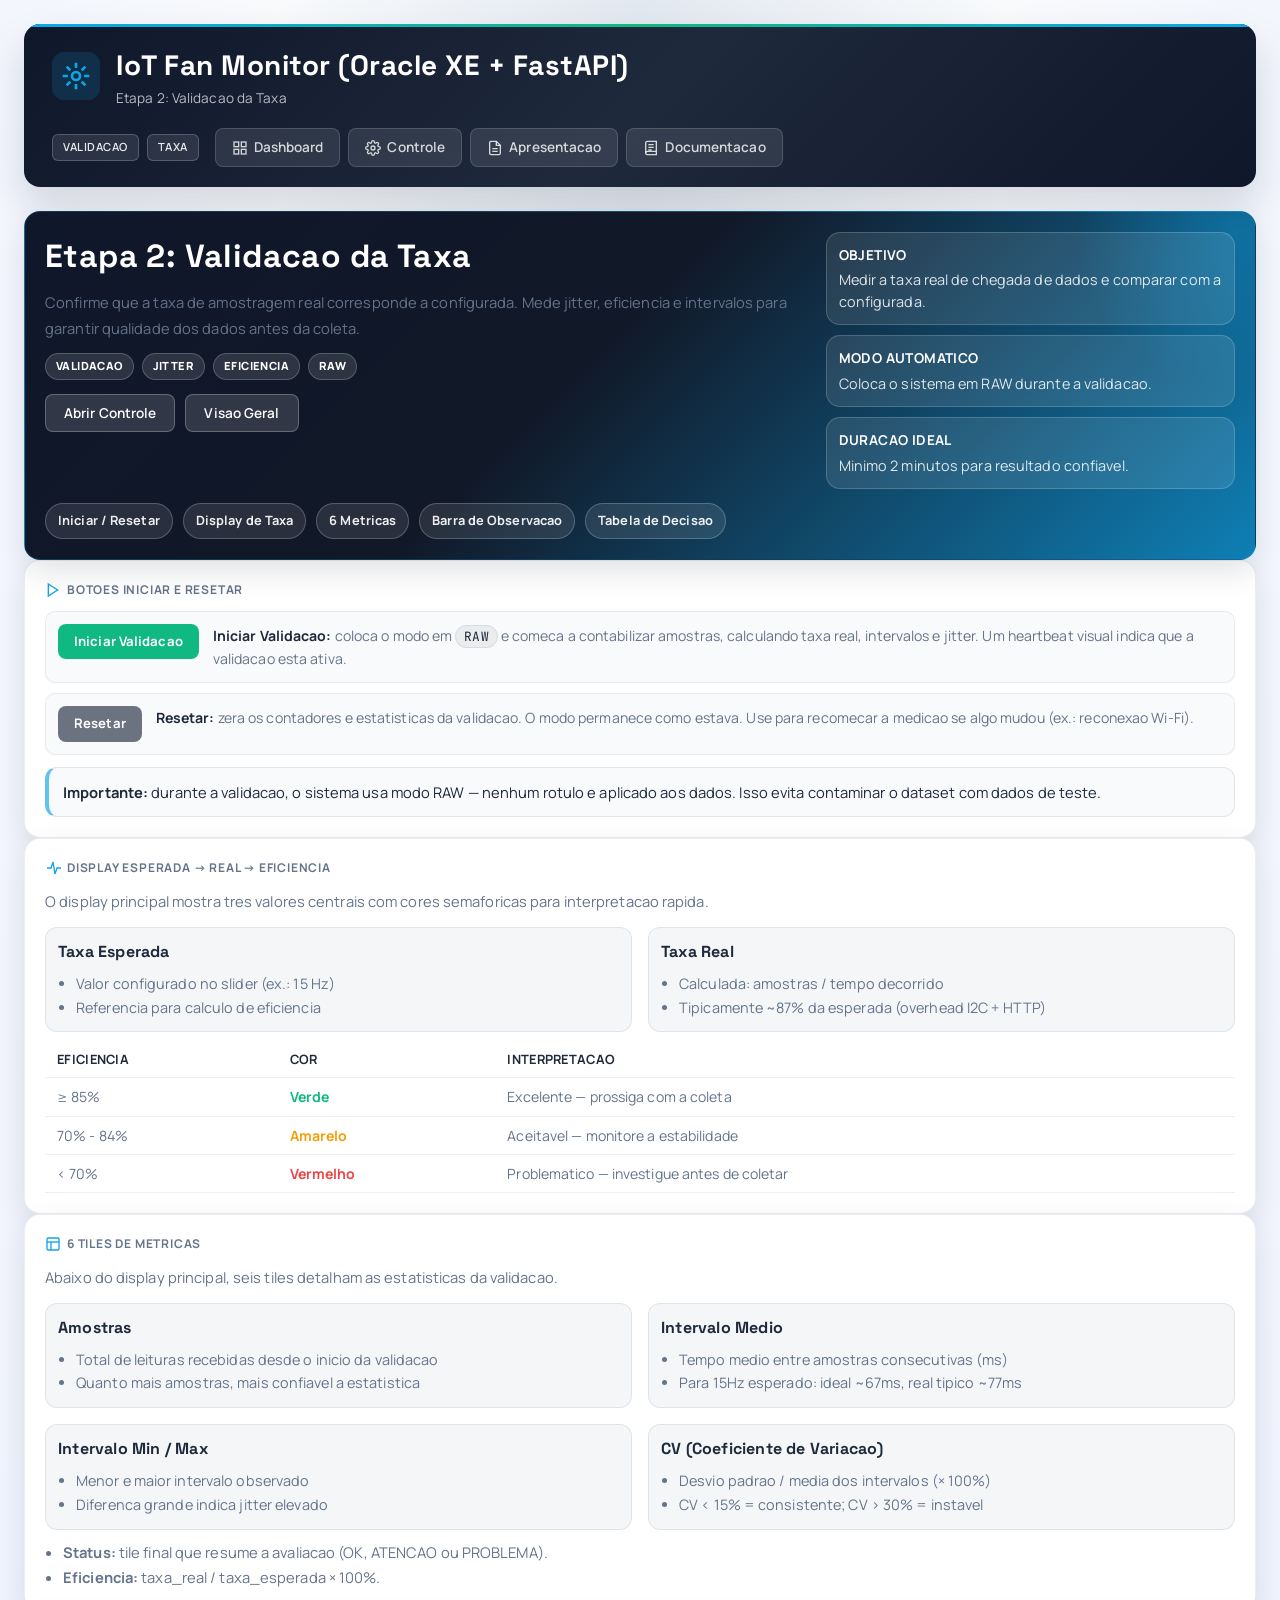
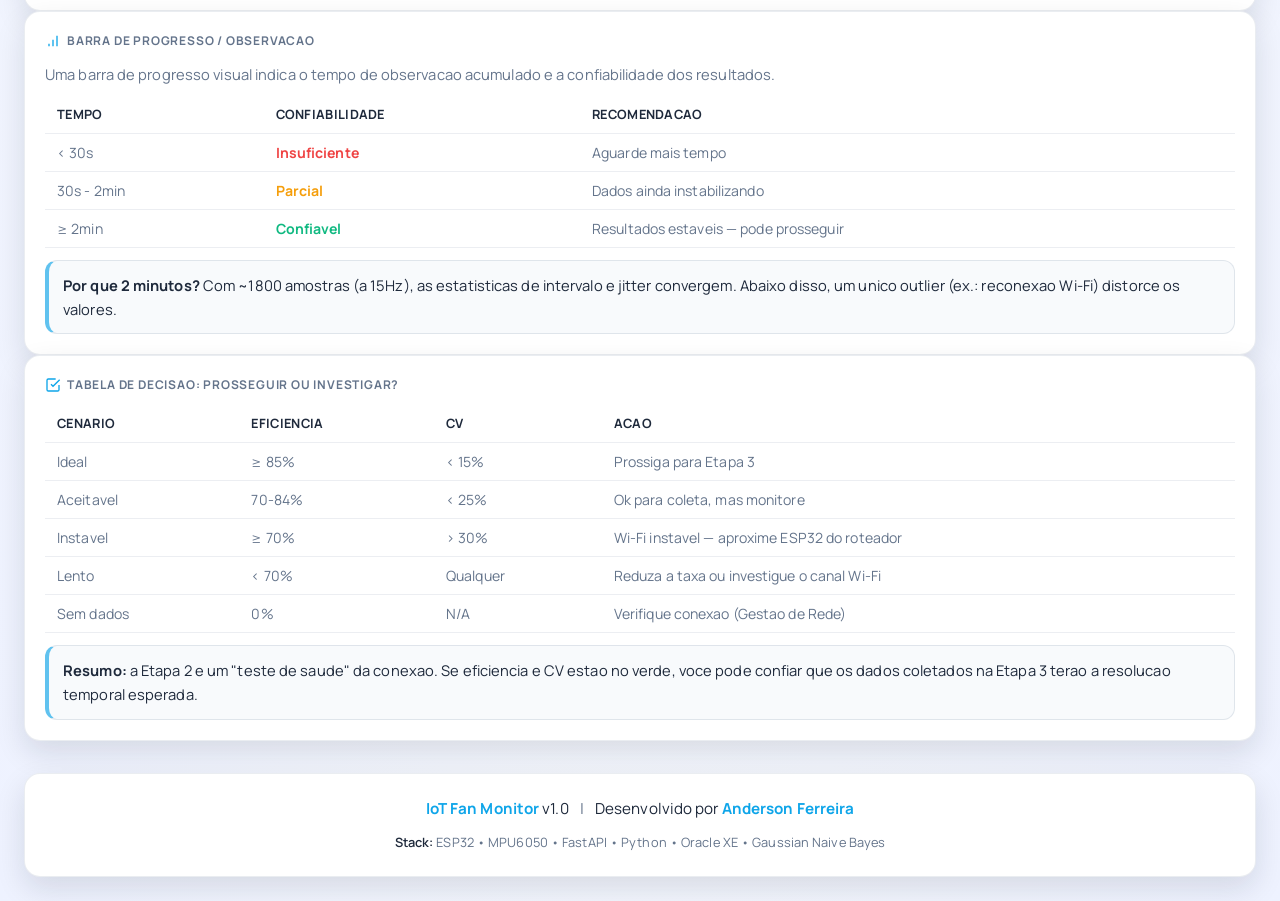
<file: web/doc-etapa2.html>
﻿<!DOCTYPE html>
<html lang="pt-BR">

<head>
  <meta charset="UTF-8" />
  <meta name="viewport" content="width=device-width, initial-scale=1.0" />
  <meta name="description"
    content="Documentacao detalhada da Etapa 2 (Validacao da Taxa) do Painel de Controle IoT Fan Monitor." />
  <meta name="author" content="Anderson Ferreira" />
  <title>Etapa 2: Validacao da Taxa | IoT Fan Monitor</title>

  <link rel="preconnect" href="https://fonts.googleapis.com" />
  <link rel="preconnect" href="https://fonts.gstatic.com" crossorigin />
  <link
    href="https://fonts.googleapis.com/css2?family=Manrope:wght@400;500;600;700&family=Space+Grotesk:wght@500;700&family=JetBrains+Mono:wght@400;500&display=swap"
    rel="stylesheet" />
  <link rel="stylesheet" href="css/style.css" />

  <style>
    .doc-hero{background:linear-gradient(135deg,#0f172a 0%,#111827 45%,#0ea5e9 120%);color:#fff;position:relative;overflow:hidden;border:1px solid rgba(14,165,233,0.25)}
    .doc-hero::after{content:'';position:absolute;right:-140px;top:-140px;width:320px;height:320px;background:radial-gradient(circle,rgba(14,165,233,0.35),transparent 70%);opacity:0.9}
    .doc-hero-grid{display:grid;grid-template-columns:1.3fr 0.7fr;gap:20px;position:relative;z-index:1}
    .doc-hero h1{font-family:"Space Grotesk",sans-serif;font-size:2.0rem;letter-spacing:0.4px;margin-bottom:10px}
    .doc-subtitle{font-size:1rem;color:rgba(255,255,255,0.92);line-height:1.7}
    .doc-tags{display:flex;flex-wrap:wrap;gap:8px;margin-top:12px}
    .doc-tag{display:inline-flex;align-items:center;gap:6px;padding:4px 10px;border-radius:999px;font-size:0.7rem;font-weight:800;letter-spacing:0.4px;text-transform:uppercase;background:rgba(255,255,255,0.12);border:1px solid rgba(255,255,255,0.20);color:#fff}
    .doc-actions{display:flex;flex-wrap:wrap;gap:10px;margin-top:14px}
    .doc-actions .btn{background:rgba(255,255,255,0.14);color:#fff;border:1px solid rgba(255,255,255,0.25)}
    .doc-actions .btn:hover{background:rgba(255,255,255,0.26)}
    .doc-kpis{display:flex;flex-direction:column;gap:10px}
    .doc-kpi{background:rgba(255,255,255,0.10);border:1px solid rgba(255,255,255,0.18);border-radius:14px;padding:12px}
    .doc-kpi strong{display:block;font-size:0.85rem;letter-spacing:0.4px;text-transform:uppercase}
    .doc-kpi span{display:block;margin-top:4px;font-size:0.9rem;color:rgba(255,255,255,0.85);line-height:1.5}
    .doc-toc{display:flex;flex-wrap:wrap;gap:10px;margin-top:14px}
    .doc-toc a{text-decoration:none;display:inline-flex;align-items:center;gap:6px;padding:7px 12px;border-radius:999px;border:1px solid rgba(148,163,184,0.35);background:rgba(148,163,184,0.12);color:var(--ink-2);font-size:0.8rem;font-weight:700}
    .doc-toc a:hover{border-color:rgba(14,165,233,0.45);background:rgba(14,165,233,0.10)}
    .doc-hero .doc-toc a{color:rgba(255,255,255,0.92);border-color:rgba(255,255,255,0.22);background:rgba(255,255,255,0.10)}
    .doc-hero .doc-toc a:hover{border-color:rgba(255,255,255,0.40);background:rgba(255,255,255,0.16)}
    .doc-hero .doc-inline-code{background:rgba(255,255,255,0.12);border-color:rgba(255,255,255,0.22);color:rgba(255,255,255,0.95)}
    .doc-section p{color:var(--muted);line-height:1.75;font-size:0.92rem}
    .doc-list{margin:10px 0 0;padding-left:18px;color:var(--muted);line-height:1.7;font-size:0.92rem}
    .doc-inline-code{font-family:"JetBrains Mono",monospace;background:rgba(15,23,42,0.06);border:1px solid rgba(148,163,184,0.22);padding:2px 8px;border-radius:999px;font-size:0.8rem;color:var(--ink-2);white-space:nowrap}
    .doc-callout{margin-top:12px;padding:12px 14px;border-radius:12px;background:#f8fafc;border:1px solid rgba(148,163,184,0.25);border-left:4px solid rgba(14,165,233,0.65);color:var(--ink-2);font-size:0.92rem;line-height:1.65}
    .doc-callout strong{color:var(--ink-2)}
    .doc-grid{display:grid;grid-template-columns:1fr 1fr;gap:16px;margin-top:12px}
    .doc-mini{background:rgba(148,163,184,0.10);border:1px solid rgba(148,163,184,0.22);border-radius:12px;padding:12px}
    .doc-mini-title{font-family:"Space Grotesk",sans-serif;font-weight:700;letter-spacing:0.2px;margin-bottom:8px;color:var(--ink-2)}
    .doc-mini ul{margin:0;padding-left:18px;color:var(--muted);line-height:1.65;font-size:0.9rem}
    .doc-btn-ref{display:flex;align-items:flex-start;gap:14px;padding:12px;border-radius:10px;background:rgba(148,163,184,0.06);border:1px solid rgba(148,163,184,0.18);margin-bottom:10px}
    .doc-btn-sample{flex-shrink:0;padding:8px 16px;border-radius:8px;font-weight:700;font-size:0.82rem;font-family:'Manrope',sans-serif;pointer-events:none}
    .doc-btn-desc{font-size:0.88rem;color:var(--muted);line-height:1.65}
    .doc-btn-desc strong{color:var(--ink-2)}
    .doc-table{width:100%;border-collapse:collapse;margin-top:10px;font-size:0.88rem}
    .doc-table th,.doc-table td{padding:8px 12px;text-align:left;border-bottom:1px solid rgba(148,163,184,0.18)}
    .doc-table th{font-weight:700;color:var(--ink-2);font-size:0.8rem;text-transform:uppercase;letter-spacing:0.3px}
    .doc-table td{color:var(--muted)}
    @media(max-width:980px){.doc-hero-grid{grid-template-columns:1fr}.doc-grid{grid-template-columns:1fr}}
  </style>
</head>

<body>
  <div class="container">
    <header>
      <div class="header-brand">
        <div class="brand-icon">
          <svg width="32" height="32" viewBox="0 0 24 24" fill="none" stroke="currentColor" stroke-width="2">
            <path d="M12 2v4m0 12v4M4.93 4.93l2.83 2.83m8.48 8.48l2.83 2.83M2 12h4m12 0h4M4.93 19.07l2.83-2.83m8.48-8.48l2.83-2.83" />
            <circle cx="12" cy="12" r="3" />
          </svg>
        </div>
        <div class="brand-text">
          <h1>IoT Fan Monitor (Oracle XE + FastAPI)</h1>
          <div class="brand-subtitle">Etapa 2: Validacao da Taxa</div>
        </div>
      </div>
      <div class="header-meta">
        <div class="tech-stack">
          <span class="tech-badge">Validacao</span>
          <span class="tech-badge">Taxa</span>
        </div>
        <nav class="header-nav">
          <a class="nav-link" href="index.html" target="_blank" rel="noopener">
            <svg width="16" height="16" viewBox="0 0 24 24" fill="none" stroke="currentColor" stroke-width="2"><rect x="3" y="3" width="7" height="7"/><rect x="14" y="3" width="7" height="7"/><rect x="14" y="14" width="7" height="7"/><rect x="3" y="14" width="7" height="7"/></svg>
            Dashboard
          </a>
          <a class="nav-link" href="control.html" target="_blank" rel="noopener">
            <svg width="16" height="16" viewBox="0 0 24 24" fill="none" stroke="currentColor" stroke-width="2"><circle cx="12" cy="12" r="3"/><path d="M19.4 15a1.65 1.65 0 0 0 .33 1.82l.06.06a2 2 0 0 1-2.83 2.83l-.06-.06a1.65 1.65 0 0 0-1.82-.33 1.65 1.65 0 0 0-1 1.51V21a2 2 0 0 1-4 0v-.09A1.65 1.65 0 0 0 9 19.4a1.65 1.65 0 0 0-1.82.33l-.06.06a2 2 0 0 1-2.83-2.83l.06-.06A1.65 1.65 0 0 0 4.68 15a1.65 1.65 0 0 0-1.51-1H3a2 2 0 0 1 0-4h.09A1.65 1.65 0 0 0 4.6 9a1.65 1.65 0 0 0-.33-1.82l-.06-.06a2 2 0 0 1 2.83-2.83l.06.06A1.65 1.65 0 0 0 9 4.68a1.65 1.65 0 0 0 1-1.51V3a2 2 0 0 1 4 0v.09a1.65 1.65 0 0 0 1 1.51 1.65 1.65 0 0 0 1.82-.33l.06-.06a2 2 0 0 1 2.83 2.83l-.06.06A1.65 1.65 0 0 0 19.4 9a1.65 1.65 0 0 0 1.51 1H21a2 2 0 0 1 0 4h-.09a1.65 1.65 0 0 0-1.51 1z"/></svg>
            Controle
          </a>
          <a class="nav-link" href="apresent.html" target="_blank" rel="noopener">
            <svg width="16" height="16" viewBox="0 0 24 24" fill="none" stroke="currentColor" stroke-width="2"><path d="M14 2H6a2 2 0 0 0-2 2v16a2 2 0 0 0 2 2h12a2 2 0 0 0 2-2V8z"/><polyline points="14 2 14 8 20 8"/><line x1="16" y1="13" x2="8" y2="13"/><line x1="16" y1="17" x2="8" y2="17"/></svg>
            Apresentacao
          </a>
          <a class="nav-link" href="documentacao.html">
            <svg width="16" height="16" viewBox="0 0 24 24" fill="none" stroke="currentColor" stroke-width="2"><path d="M4 19.5A2.5 2.5 0 0 1 6.5 17H20"/><path d="M6.5 2H20v20H6.5A2.5 2.5 0 0 1 4 19.5v-15A2.5 2.5 0 0 1 6.5 2z"/><line x1="8" y1="7" x2="16" y2="7"/><line x1="8" y1="11" x2="16" y2="11"/><line x1="8" y1="15" x2="13" y2="15"/></svg>
            Documentacao
          </a>
        </nav>
      </div>
    </header>

    <!-- Hero -->
    <section class="card doc-hero doc-section" id="topo">
      <div class="doc-hero-grid">
        <div>
          <h1>Etapa 2: Validacao da Taxa</h1>
          <p class="doc-subtitle">
            Confirme que a taxa de amostragem real corresponde a configurada.
            Mede jitter, eficiencia e intervalos para garantir qualidade dos dados antes da coleta.
          </p>
          <div class="doc-tags">
            <span class="doc-tag">Validacao</span>
            <span class="doc-tag">Jitter</span>
            <span class="doc-tag">Eficiencia</span>
            <span class="doc-tag">RAW</span>
          </div>
          <div class="doc-actions">
            <a class="btn" href="control.html" target="_blank" rel="noopener">Abrir Controle</a>
            <a class="btn" href="documentacao.html#controle" target="_blank" rel="noopener">Visao Geral</a>
          </div>
        </div>
        <div class="doc-kpis">
          <div class="doc-kpi">
            <strong>Objetivo</strong>
            <span>Medir a taxa real de chegada de dados e comparar com a configurada.</span>
          </div>
          <div class="doc-kpi">
            <strong>Modo automatico</strong>
            <span>Coloca o sistema em RAW durante a validacao.</span>
          </div>
          <div class="doc-kpi">
            <strong>Duracao ideal</strong>
            <span>Minimo 2 minutos para resultado confiavel.</span>
          </div>
        </div>
      </div>

      <div class="doc-toc">
        <a href="#iniciar">Iniciar / Resetar</a>
        <a href="#rate-hero">Display de Taxa</a>
        <a href="#metricas">6 Metricas</a>
        <a href="#progresso">Barra de Observacao</a>
        <a href="#interpretacao">Tabela de Decisao</a>
      </div>
    </section>

    <!-- Iniciar / Resetar -->
    <section class="card doc-section" id="iniciar">
      <div class="card-title">
        <svg width="16" height="16" viewBox="0 0 24 24" fill="none" stroke="currentColor" stroke-width="2" style="vertical-align:middle;margin-right:6px;">
          <polygon points="5 3 19 12 5 21 5 3"/>
        </svg>
        Botoes INICIAR e RESETAR
      </div>

      <div class="doc-btn-ref">
        <span class="doc-btn-sample" style="background:#10b981;color:#fff;">Iniciar Validacao</span>
        <div class="doc-btn-desc">
          <strong>Iniciar Validacao:</strong> coloca o modo em <span class="doc-inline-code">RAW</span> e comeca a
          contabilizar amostras, calculando taxa real, intervalos e jitter. Um heartbeat visual indica que a
          validacao esta ativa.
        </div>
      </div>

      <div class="doc-btn-ref">
        <span class="doc-btn-sample" style="background:#6b7280;color:#fff;">Resetar</span>
        <div class="doc-btn-desc">
          <strong>Resetar:</strong> zera os contadores e estatisticas da validacao. O modo permanece como estava.
          Use para recomecar a medicao se algo mudou (ex.: reconexao Wi-Fi).
        </div>
      </div>

      <div class="doc-callout">
        <strong>Importante:</strong> durante a validacao, o sistema usa modo RAW — nenhum rotulo e aplicado aos dados.
        Isso evita contaminar o dataset com dados de teste.
      </div>
    </section>

    <!-- Display de Taxa -->
    <section class="card doc-section" id="rate-hero">
      <div class="card-title">
        <svg width="16" height="16" viewBox="0 0 24 24" fill="none" stroke="currentColor" stroke-width="2" style="vertical-align:middle;margin-right:6px;">
          <path d="M3 12h6l3-9 3 18 3-9h6"/>
        </svg>
        Display Esperada &rarr; Real &rarr; Eficiencia
      </div>
      <p>
        O display principal mostra tres valores centrais com cores semaforicas para interpretacao rapida.
      </p>

      <div class="doc-grid">
        <div class="doc-mini">
          <div class="doc-mini-title">Taxa Esperada</div>
          <ul>
            <li>Valor configurado no slider (ex.: 15 Hz)</li>
            <li>Referencia para calculo de eficiencia</li>
          </ul>
        </div>
        <div class="doc-mini">
          <div class="doc-mini-title">Taxa Real</div>
          <ul>
            <li>Calculada: amostras / tempo decorrido</li>
            <li>Tipicamente ~87% da esperada (overhead I2C + HTTP)</li>
          </ul>
        </div>
      </div>

      <table class="doc-table">
        <thead>
          <tr><th>Eficiencia</th><th>Cor</th><th>Interpretacao</th></tr>
        </thead>
        <tbody>
          <tr><td>&ge; 85%</td><td style="color:#10b981;font-weight:700;">Verde</td><td>Excelente — prossiga com a coleta</td></tr>
          <tr><td>70% - 84%</td><td style="color:#f59e0b;font-weight:700;">Amarelo</td><td>Aceitavel — monitore a estabilidade</td></tr>
          <tr><td>&lt; 70%</td><td style="color:#ef4444;font-weight:700;">Vermelho</td><td>Problematico — investigue antes de coletar</td></tr>
        </tbody>
      </table>
    </section>

    <!-- 6 Metricas -->
    <section class="card doc-section" id="metricas">
      <div class="card-title">
        <svg width="16" height="16" viewBox="0 0 24 24" fill="none" stroke="currentColor" stroke-width="2" style="vertical-align:middle;margin-right:6px;">
          <rect x="3" y="3" width="18" height="18" rx="2" ry="2"/><line x1="3" y1="9" x2="21" y2="9"/><line x1="9" y1="21" x2="9" y2="9"/>
        </svg>
        6 Tiles de Metricas
      </div>
      <p>
        Abaixo do display principal, seis tiles detalham as estatisticas da validacao.
      </p>

      <div class="doc-grid">
        <div class="doc-mini">
          <div class="doc-mini-title">Amostras</div>
          <ul>
            <li>Total de leituras recebidas desde o inicio da validacao</li>
            <li>Quanto mais amostras, mais confiavel a estatistica</li>
          </ul>
        </div>
        <div class="doc-mini">
          <div class="doc-mini-title">Intervalo Medio</div>
          <ul>
            <li>Tempo medio entre amostras consecutivas (ms)</li>
            <li>Para 15Hz esperado: ideal ~67ms, real tipico ~77ms</li>
          </ul>
        </div>
        <div class="doc-mini">
          <div class="doc-mini-title">Intervalo Min / Max</div>
          <ul>
            <li>Menor e maior intervalo observado</li>
            <li>Diferenca grande indica jitter elevado</li>
          </ul>
        </div>
        <div class="doc-mini">
          <div class="doc-mini-title">CV (Coeficiente de Variacao)</div>
          <ul>
            <li>Desvio padrao / media dos intervalos (&times; 100%)</li>
            <li>CV &lt; 15% = consistente; CV &gt; 30% = instavel</li>
          </ul>
        </div>
      </div>

      <ul class="doc-list">
        <li><strong>Status:</strong> tile final que resume a avaliacao (OK, ATENCAO ou PROBLEMA).</li>
        <li><strong>Eficiencia:</strong> taxa_real / taxa_esperada &times; 100%.</li>
      </ul>
    </section>

    <!-- Barra de Observacao -->
    <section class="card doc-section" id="progresso">
      <div class="card-title">
        <svg width="16" height="16" viewBox="0 0 24 24" fill="none" stroke="currentColor" stroke-width="2" style="vertical-align:middle;margin-right:6px;">
          <line x1="12" y1="20" x2="12" y2="10"/><line x1="18" y1="20" x2="18" y2="4"/><line x1="6" y1="20" x2="6" y2="16"/>
        </svg>
        Barra de Progresso / Observacao
      </div>
      <p>
        Uma barra de progresso visual indica o tempo de observacao acumulado e a confiabilidade dos resultados.
      </p>

      <table class="doc-table">
        <thead>
          <tr><th>Tempo</th><th>Confiabilidade</th><th>Recomendacao</th></tr>
        </thead>
        <tbody>
          <tr><td>&lt; 30s</td><td style="color:#ef4444;font-weight:700;">Insuficiente</td><td>Aguarde mais tempo</td></tr>
          <tr><td>30s - 2min</td><td style="color:#f59e0b;font-weight:700;">Parcial</td><td>Dados ainda instabilizando</td></tr>
          <tr><td>&ge; 2min</td><td style="color:#10b981;font-weight:700;">Confiavel</td><td>Resultados estaveis — pode prosseguir</td></tr>
        </tbody>
      </table>

      <div class="doc-callout">
        <strong>Por que 2 minutos?</strong> Com ~1800 amostras (a 15Hz), as estatisticas de intervalo e jitter
        convergem. Abaixo disso, um unico outlier (ex.: reconexao Wi-Fi) distorce os valores.
      </div>
    </section>

    <!-- Tabela de Decisao -->
    <section class="card doc-section" id="interpretacao">
      <div class="card-title">
        <svg width="16" height="16" viewBox="0 0 24 24" fill="none" stroke="currentColor" stroke-width="2" style="vertical-align:middle;margin-right:6px;">
          <polyline points="9 11 12 14 22 4"/><path d="M21 12v7a2 2 0 0 1-2 2H5a2 2 0 0 1-2-2V5a2 2 0 0 1 2-2h11"/>
        </svg>
        Tabela de Decisao: Prosseguir ou Investigar?
      </div>

      <table class="doc-table">
        <thead>
          <tr><th>Cenario</th><th>Eficiencia</th><th>CV</th><th>Acao</th></tr>
        </thead>
        <tbody>
          <tr><td>Ideal</td><td>&ge; 85%</td><td>&lt; 15%</td><td>Prossiga para Etapa 3</td></tr>
          <tr><td>Aceitavel</td><td>70-84%</td><td>&lt; 25%</td><td>Ok para coleta, mas monitore</td></tr>
          <tr><td>Instavel</td><td>&ge; 70%</td><td>&gt; 30%</td><td>Wi-Fi instavel — aproxime ESP32 do roteador</td></tr>
          <tr><td>Lento</td><td>&lt; 70%</td><td>Qualquer</td><td>Reduza a taxa ou investigue o canal Wi-Fi</td></tr>
          <tr><td>Sem dados</td><td>0%</td><td>N/A</td><td>Verifique conexao (Gestao de Rede)</td></tr>
        </tbody>
      </table>

      <div class="doc-callout">
        <strong>Resumo:</strong> a Etapa 2 e um "teste de saude" da conexao. Se eficiencia e CV estao no verde,
        voce pode confiar que os dados coletados na Etapa 3 terao a resolucao temporal esperada.
      </div>
    </section>

    <footer class="footer">
      <div class="footer-content">
        <div class="footer-brand">
          <strong>IoT Fan Monitor</strong> v1.0
          <span class="footer-separator">|</span>
          Desenvolvido por <strong>Anderson Ferreira</strong>
        </div>
        <div class="footer-tech">
          <span>Stack:</span>
          ESP32 &bull; MPU6050 &bull; FastAPI &bull; Python &bull; Oracle XE &bull; Gaussian Naive Bayes
        </div>
      </div>
    </footer>
  </div>
</body>

</html>
</file>
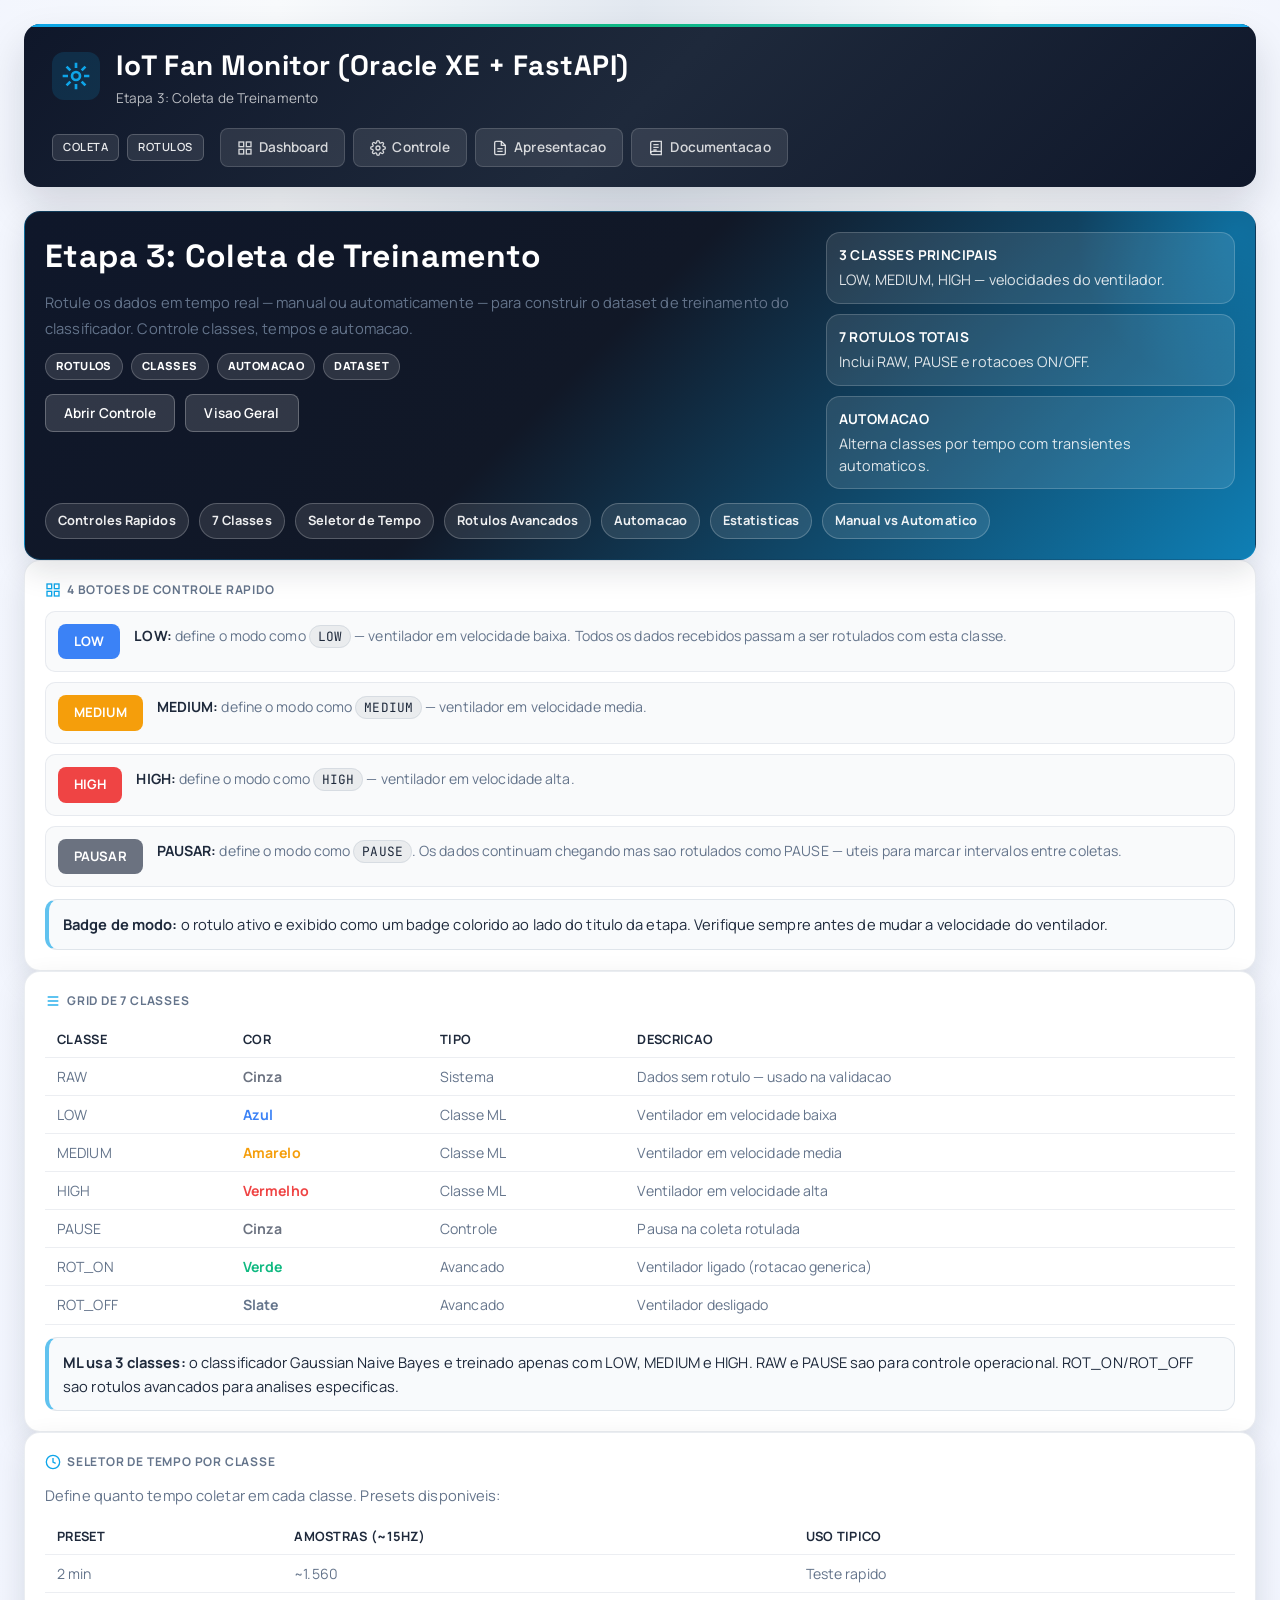
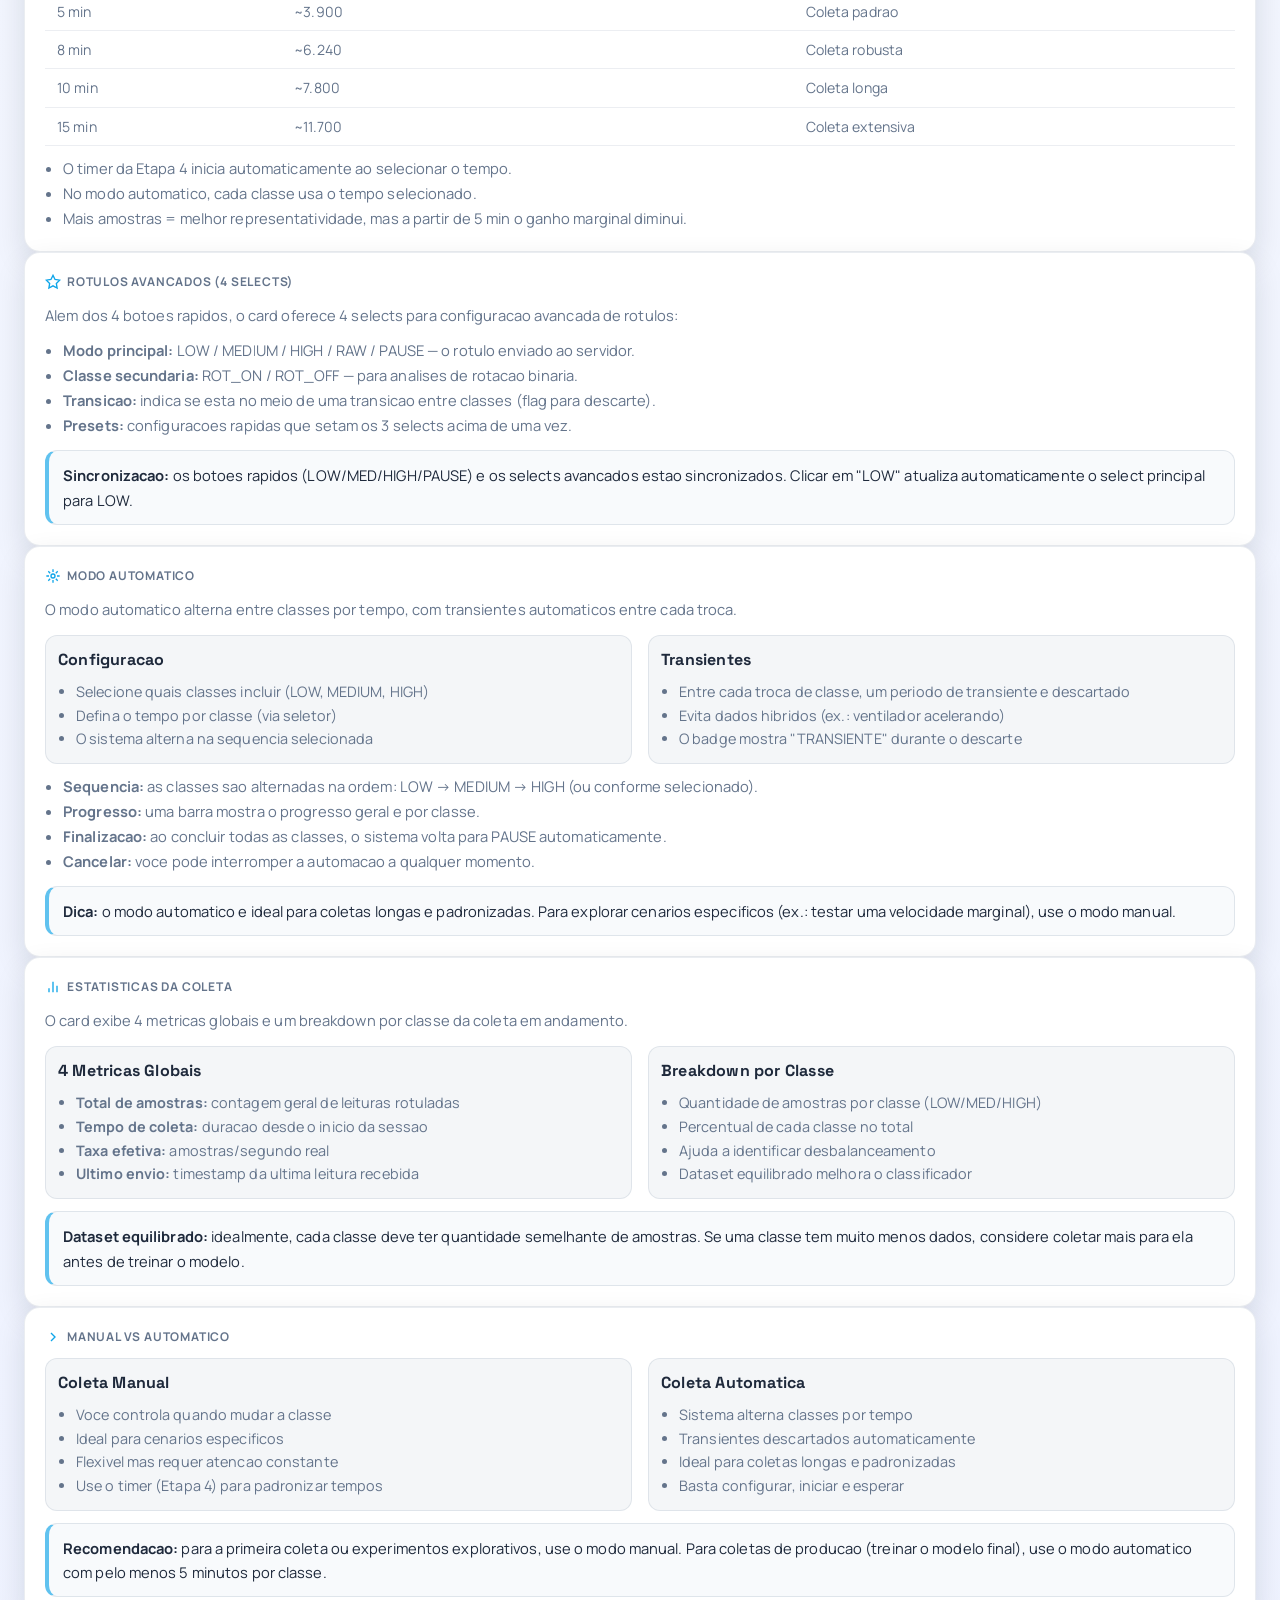
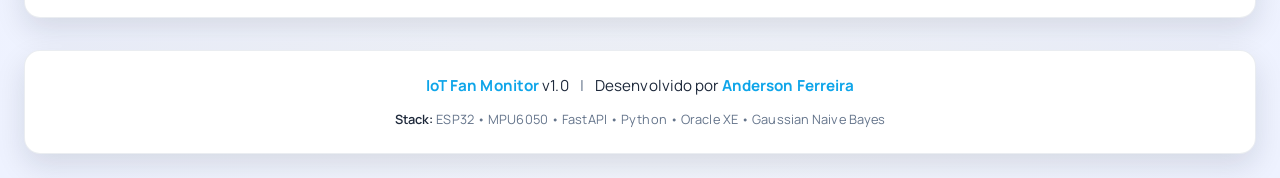
<file: web/doc-etapa3.html>
﻿<!DOCTYPE html>
<html lang="pt-BR">

<head>
  <meta charset="UTF-8" />
  <meta name="viewport" content="width=device-width, initial-scale=1.0" />
  <meta name="description"
    content="Documentacao detalhada da Etapa 3 (Coleta de Treinamento) do Painel de Controle IoT Fan Monitor." />
  <meta name="author" content="Anderson Ferreira" />
  <title>Etapa 3: Coleta de Treinamento | IoT Fan Monitor</title>

  <link rel="preconnect" href="https://fonts.googleapis.com" />
  <link rel="preconnect" href="https://fonts.gstatic.com" crossorigin />
  <link
    href="https://fonts.googleapis.com/css2?family=Manrope:wght@400;500;600;700&family=Space+Grotesk:wght@500;700&family=JetBrains+Mono:wght@400;500&display=swap"
    rel="stylesheet" />
  <link rel="stylesheet" href="css/style.css" />

  <style>
    .doc-hero{background:linear-gradient(135deg,#0f172a 0%,#111827 45%,#0ea5e9 120%);color:#fff;position:relative;overflow:hidden;border:1px solid rgba(14,165,233,0.25)}
    .doc-hero::after{content:'';position:absolute;right:-140px;top:-140px;width:320px;height:320px;background:radial-gradient(circle,rgba(14,165,233,0.35),transparent 70%);opacity:0.9}
    .doc-hero-grid{display:grid;grid-template-columns:1.3fr 0.7fr;gap:20px;position:relative;z-index:1}
    .doc-hero h1{font-family:"Space Grotesk",sans-serif;font-size:2.0rem;letter-spacing:0.4px;margin-bottom:10px}
    .doc-subtitle{font-size:1rem;color:rgba(255,255,255,0.92);line-height:1.7}
    .doc-tags{display:flex;flex-wrap:wrap;gap:8px;margin-top:12px}
    .doc-tag{display:inline-flex;align-items:center;gap:6px;padding:4px 10px;border-radius:999px;font-size:0.7rem;font-weight:800;letter-spacing:0.4px;text-transform:uppercase;background:rgba(255,255,255,0.12);border:1px solid rgba(255,255,255,0.20);color:#fff}
    .doc-actions{display:flex;flex-wrap:wrap;gap:10px;margin-top:14px}
    .doc-actions .btn{background:rgba(255,255,255,0.14);color:#fff;border:1px solid rgba(255,255,255,0.25)}
    .doc-actions .btn:hover{background:rgba(255,255,255,0.26)}
    .doc-kpis{display:flex;flex-direction:column;gap:10px}
    .doc-kpi{background:rgba(255,255,255,0.10);border:1px solid rgba(255,255,255,0.18);border-radius:14px;padding:12px}
    .doc-kpi strong{display:block;font-size:0.85rem;letter-spacing:0.4px;text-transform:uppercase}
    .doc-kpi span{display:block;margin-top:4px;font-size:0.9rem;color:rgba(255,255,255,0.85);line-height:1.5}
    .doc-toc{display:flex;flex-wrap:wrap;gap:10px;margin-top:14px}
    .doc-toc a{text-decoration:none;display:inline-flex;align-items:center;gap:6px;padding:7px 12px;border-radius:999px;border:1px solid rgba(148,163,184,0.35);background:rgba(148,163,184,0.12);color:var(--ink-2);font-size:0.8rem;font-weight:700}
    .doc-toc a:hover{border-color:rgba(14,165,233,0.45);background:rgba(14,165,233,0.10)}
    .doc-hero .doc-toc a{color:rgba(255,255,255,0.92);border-color:rgba(255,255,255,0.22);background:rgba(255,255,255,0.10)}
    .doc-hero .doc-toc a:hover{border-color:rgba(255,255,255,0.40);background:rgba(255,255,255,0.16)}
    .doc-hero .doc-inline-code{background:rgba(255,255,255,0.12);border-color:rgba(255,255,255,0.22);color:rgba(255,255,255,0.95)}
    .doc-section p{color:var(--muted);line-height:1.75;font-size:0.92rem}
    .doc-list{margin:10px 0 0;padding-left:18px;color:var(--muted);line-height:1.7;font-size:0.92rem}
    .doc-inline-code{font-family:"JetBrains Mono",monospace;background:rgba(15,23,42,0.06);border:1px solid rgba(148,163,184,0.22);padding:2px 8px;border-radius:999px;font-size:0.8rem;color:var(--ink-2);white-space:nowrap}
    .doc-callout{margin-top:12px;padding:12px 14px;border-radius:12px;background:#f8fafc;border:1px solid rgba(148,163,184,0.25);border-left:4px solid rgba(14,165,233,0.65);color:var(--ink-2);font-size:0.92rem;line-height:1.65}
    .doc-callout strong{color:var(--ink-2)}
    .doc-grid{display:grid;grid-template-columns:1fr 1fr;gap:16px;margin-top:12px}
    .doc-mini{background:rgba(148,163,184,0.10);border:1px solid rgba(148,163,184,0.22);border-radius:12px;padding:12px}
    .doc-mini-title{font-family:"Space Grotesk",sans-serif;font-weight:700;letter-spacing:0.2px;margin-bottom:8px;color:var(--ink-2)}
    .doc-mini ul{margin:0;padding-left:18px;color:var(--muted);line-height:1.65;font-size:0.9rem}
    .doc-btn-ref{display:flex;align-items:flex-start;gap:14px;padding:12px;border-radius:10px;background:rgba(148,163,184,0.06);border:1px solid rgba(148,163,184,0.18);margin-bottom:10px}
    .doc-btn-sample{flex-shrink:0;padding:8px 16px;border-radius:8px;font-weight:700;font-size:0.82rem;font-family:'Manrope',sans-serif;pointer-events:none}
    .doc-btn-desc{font-size:0.88rem;color:var(--muted);line-height:1.65}
    .doc-btn-desc strong{color:var(--ink-2)}
    .doc-table{width:100%;border-collapse:collapse;margin-top:10px;font-size:0.88rem}
    .doc-table th,.doc-table td{padding:8px 12px;text-align:left;border-bottom:1px solid rgba(148,163,184,0.18)}
    .doc-table th{font-weight:700;color:var(--ink-2);font-size:0.8rem;text-transform:uppercase;letter-spacing:0.3px}
    .doc-table td{color:var(--muted)}
    @media(max-width:980px){.doc-hero-grid{grid-template-columns:1fr}.doc-grid{grid-template-columns:1fr}}
  </style>
</head>

<body>
  <div class="container">
    <header>
      <div class="header-brand">
        <div class="brand-icon">
          <svg width="32" height="32" viewBox="0 0 24 24" fill="none" stroke="currentColor" stroke-width="2">
            <path d="M12 2v4m0 12v4M4.93 4.93l2.83 2.83m8.48 8.48l2.83 2.83M2 12h4m12 0h4M4.93 19.07l2.83-2.83m8.48-8.48l2.83-2.83" />
            <circle cx="12" cy="12" r="3" />
          </svg>
        </div>
        <div class="brand-text">
          <h1>IoT Fan Monitor (Oracle XE + FastAPI)</h1>
          <div class="brand-subtitle">Etapa 3: Coleta de Treinamento</div>
        </div>
      </div>
      <div class="header-meta">
        <div class="tech-stack">
          <span class="tech-badge">Coleta</span>
          <span class="tech-badge">Rotulos</span>
        </div>
        <nav class="header-nav">
          <a class="nav-link" href="index.html" target="_blank" rel="noopener">
            <svg width="16" height="16" viewBox="0 0 24 24" fill="none" stroke="currentColor" stroke-width="2"><rect x="3" y="3" width="7" height="7"/><rect x="14" y="3" width="7" height="7"/><rect x="14" y="14" width="7" height="7"/><rect x="3" y="14" width="7" height="7"/></svg>
            Dashboard
          </a>
          <a class="nav-link" href="control.html" target="_blank" rel="noopener">
            <svg width="16" height="16" viewBox="0 0 24 24" fill="none" stroke="currentColor" stroke-width="2"><circle cx="12" cy="12" r="3"/><path d="M19.4 15a1.65 1.65 0 0 0 .33 1.82l.06.06a2 2 0 0 1-2.83 2.83l-.06-.06a1.65 1.65 0 0 0-1.82-.33 1.65 1.65 0 0 0-1 1.51V21a2 2 0 0 1-4 0v-.09A1.65 1.65 0 0 0 9 19.4a1.65 1.65 0 0 0-1.82.33l-.06.06a2 2 0 0 1-2.83-2.83l.06-.06A1.65 1.65 0 0 0 4.68 15a1.65 1.65 0 0 0-1.51-1H3a2 2 0 0 1 0-4h.09A1.65 1.65 0 0 0 4.6 9a1.65 1.65 0 0 0-.33-1.82l-.06-.06a2 2 0 0 1 2.83-2.83l.06.06A1.65 1.65 0 0 0 9 4.68a1.65 1.65 0 0 0 1-1.51V3a2 2 0 0 1 4 0v.09a1.65 1.65 0 0 0 1 1.51 1.65 1.65 0 0 0 1.82-.33l.06-.06a2 2 0 0 1 2.83 2.83l-.06.06A1.65 1.65 0 0 0 19.4 9a1.65 1.65 0 0 0 1.51 1H21a2 2 0 0 1 0 4h-.09a1.65 1.65 0 0 0-1.51 1z"/></svg>
            Controle
          </a>
          <a class="nav-link" href="apresent.html" target="_blank" rel="noopener">
            <svg width="16" height="16" viewBox="0 0 24 24" fill="none" stroke="currentColor" stroke-width="2"><path d="M14 2H6a2 2 0 0 0-2 2v16a2 2 0 0 0 2 2h12a2 2 0 0 0 2-2V8z"/><polyline points="14 2 14 8 20 8"/><line x1="16" y1="13" x2="8" y2="13"/><line x1="16" y1="17" x2="8" y2="17"/></svg>
            Apresentacao
          </a>
          <a class="nav-link" href="documentacao.html">
            <svg width="16" height="16" viewBox="0 0 24 24" fill="none" stroke="currentColor" stroke-width="2"><path d="M4 19.5A2.5 2.5 0 0 1 6.5 17H20"/><path d="M6.5 2H20v20H6.5A2.5 2.5 0 0 1 4 19.5v-15A2.5 2.5 0 0 1 6.5 2z"/><line x1="8" y1="7" x2="16" y2="7"/><line x1="8" y1="11" x2="16" y2="11"/><line x1="8" y1="15" x2="13" y2="15"/></svg>
            Documentacao
          </a>
        </nav>
      </div>
    </header>

    <!-- Hero -->
    <section class="card doc-hero doc-section" id="topo">
      <div class="doc-hero-grid">
        <div>
          <h1>Etapa 3: Coleta de Treinamento</h1>
          <p class="doc-subtitle">
            Rotule os dados em tempo real — manual ou automaticamente — para construir o dataset
            de treinamento do classificador. Controle classes, tempos e automacao.
          </p>
          <div class="doc-tags">
            <span class="doc-tag">Rotulos</span>
            <span class="doc-tag">Classes</span>
            <span class="doc-tag">Automacao</span>
            <span class="doc-tag">Dataset</span>
          </div>
          <div class="doc-actions">
            <a class="btn" href="control.html" target="_blank" rel="noopener">Abrir Controle</a>
            <a class="btn" href="documentacao.html#controle" target="_blank" rel="noopener">Visao Geral</a>
          </div>
        </div>
        <div class="doc-kpis">
          <div class="doc-kpi">
            <strong>3 classes principais</strong>
            <span>LOW, MEDIUM, HIGH — velocidades do ventilador.</span>
          </div>
          <div class="doc-kpi">
            <strong>7 rotulos totais</strong>
            <span>Inclui RAW, PAUSE e rotacoes ON/OFF.</span>
          </div>
          <div class="doc-kpi">
            <strong>Automacao</strong>
            <span>Alterna classes por tempo com transientes automaticos.</span>
          </div>
        </div>
      </div>

      <div class="doc-toc">
        <a href="#controles-rapidos">Controles Rapidos</a>
        <a href="#classes">7 Classes</a>
        <a href="#tempo">Seletor de Tempo</a>
        <a href="#rotulos-avancados">Rotulos Avancados</a>
        <a href="#automacao">Automacao</a>
        <a href="#estatisticas">Estatisticas</a>
        <a href="#fluxo">Manual vs Automatico</a>
      </div>
    </section>

    <!-- Controles Rapidos -->
    <section class="card doc-section" id="controles-rapidos">
      <div class="card-title">
        <svg width="16" height="16" viewBox="0 0 24 24" fill="none" stroke="currentColor" stroke-width="2" style="vertical-align:middle;margin-right:6px;">
          <rect x="3" y="3" width="7" height="7"/><rect x="14" y="3" width="7" height="7"/><rect x="14" y="14" width="7" height="7"/><rect x="3" y="14" width="7" height="7"/>
        </svg>
        4 Botoes de Controle Rapido
      </div>

      <div class="doc-btn-ref">
        <span class="doc-btn-sample" style="background:#3b82f6;color:#fff;">LOW</span>
        <div class="doc-btn-desc">
          <strong>LOW:</strong> define o modo como <span class="doc-inline-code">LOW</span> — ventilador em velocidade baixa.
          Todos os dados recebidos passam a ser rotulados com esta classe.
        </div>
      </div>

      <div class="doc-btn-ref">
        <span class="doc-btn-sample" style="background:#f59e0b;color:#fff;">MEDIUM</span>
        <div class="doc-btn-desc">
          <strong>MEDIUM:</strong> define o modo como <span class="doc-inline-code">MEDIUM</span> — ventilador em velocidade media.
        </div>
      </div>

      <div class="doc-btn-ref">
        <span class="doc-btn-sample" style="background:#ef4444;color:#fff;">HIGH</span>
        <div class="doc-btn-desc">
          <strong>HIGH:</strong> define o modo como <span class="doc-inline-code">HIGH</span> — ventilador em velocidade alta.
        </div>
      </div>

      <div class="doc-btn-ref">
        <span class="doc-btn-sample" style="background:#6b7280;color:#fff;">PAUSAR</span>
        <div class="doc-btn-desc">
          <strong>PAUSAR:</strong> define o modo como <span class="doc-inline-code">PAUSE</span>. Os dados continuam
          chegando mas sao rotulados como PAUSE — uteis para marcar intervalos entre coletas.
        </div>
      </div>

      <div class="doc-callout">
        <strong>Badge de modo:</strong> o rotulo ativo e exibido como um badge colorido ao lado do titulo da etapa.
        Verifique sempre antes de mudar a velocidade do ventilador.
      </div>
    </section>

    <!-- 7 Classes -->
    <section class="card doc-section" id="classes">
      <div class="card-title">
        <svg width="16" height="16" viewBox="0 0 24 24" fill="none" stroke="currentColor" stroke-width="2" style="vertical-align:middle;margin-right:6px;">
          <path d="M4 6h16"/><path d="M4 12h16"/><path d="M4 18h16"/>
        </svg>
        Grid de 7 Classes
      </div>

      <table class="doc-table">
        <thead>
          <tr><th>Classe</th><th>Cor</th><th>Tipo</th><th>Descricao</th></tr>
        </thead>
        <tbody>
          <tr><td>RAW</td><td style="color:#6b7280;font-weight:700;">Cinza</td><td>Sistema</td><td>Dados sem rotulo — usado na validacao</td></tr>
          <tr><td>LOW</td><td style="color:#3b82f6;font-weight:700;">Azul</td><td>Classe ML</td><td>Ventilador em velocidade baixa</td></tr>
          <tr><td>MEDIUM</td><td style="color:#f59e0b;font-weight:700;">Amarelo</td><td>Classe ML</td><td>Ventilador em velocidade media</td></tr>
          <tr><td>HIGH</td><td style="color:#ef4444;font-weight:700;">Vermelho</td><td>Classe ML</td><td>Ventilador em velocidade alta</td></tr>
          <tr><td>PAUSE</td><td style="color:#6b7280;font-weight:700;">Cinza</td><td>Controle</td><td>Pausa na coleta rotulada</td></tr>
          <tr><td>ROT_ON</td><td style="color:#10b981;font-weight:700;">Verde</td><td>Avancado</td><td>Ventilador ligado (rotacao generica)</td></tr>
          <tr><td>ROT_OFF</td><td style="color:#64748b;font-weight:700;">Slate</td><td>Avancado</td><td>Ventilador desligado</td></tr>
        </tbody>
      </table>

      <div class="doc-callout">
        <strong>ML usa 3 classes:</strong> o classificador Gaussian Naive Bayes e treinado apenas com LOW, MEDIUM e HIGH.
        RAW e PAUSE sao para controle operacional. ROT_ON/ROT_OFF sao rotulos avancados para analises especificas.
      </div>
    </section>

    <!-- Seletor de Tempo -->
    <section class="card doc-section" id="tempo">
      <div class="card-title">
        <svg width="16" height="16" viewBox="0 0 24 24" fill="none" stroke="currentColor" stroke-width="2" style="vertical-align:middle;margin-right:6px;">
          <circle cx="12" cy="12" r="10"/><polyline points="12 6 12 12 16 14"/>
        </svg>
        Seletor de Tempo por Classe
      </div>
      <p>
        Define quanto tempo coletar em cada classe. Presets disponiveis:
      </p>

      <table class="doc-table">
        <thead>
          <tr><th>Preset</th><th>Amostras (~15Hz)</th><th>Uso tipico</th></tr>
        </thead>
        <tbody>
          <tr><td>2 min</td><td>~1.560</td><td>Teste rapido</td></tr>
          <tr><td>5 min</td><td>~3.900</td><td>Coleta padrao</td></tr>
          <tr><td>8 min</td><td>~6.240</td><td>Coleta robusta</td></tr>
          <tr><td>10 min</td><td>~7.800</td><td>Coleta longa</td></tr>
          <tr><td>15 min</td><td>~11.700</td><td>Coleta extensiva</td></tr>
        </tbody>
      </table>

      <ul class="doc-list">
        <li>O timer da Etapa 4 inicia automaticamente ao selecionar o tempo.</li>
        <li>No modo automatico, cada classe usa o tempo selecionado.</li>
        <li>Mais amostras = melhor representatividade, mas a partir de 5 min o ganho marginal diminui.</li>
      </ul>
    </section>

    <!-- Rotulos Avancados -->
    <section class="card doc-section" id="rotulos-avancados">
      <div class="card-title">
        <svg width="16" height="16" viewBox="0 0 24 24" fill="none" stroke="currentColor" stroke-width="2" style="vertical-align:middle;margin-right:6px;">
          <polygon points="12 2 15.09 8.26 22 9.27 17 14.14 18.18 21.02 12 17.77 5.82 21.02 7 14.14 2 9.27 8.91 8.26 12 2"/>
        </svg>
        Rotulos Avancados (4 Selects)
      </div>
      <p>
        Alem dos 4 botoes rapidos, o card oferece 4 selects para configuracao avancada de rotulos:
      </p>

      <ul class="doc-list">
        <li><strong>Modo principal:</strong> LOW / MEDIUM / HIGH / RAW / PAUSE — o rotulo enviado ao servidor.</li>
        <li><strong>Classe secundaria:</strong> ROT_ON / ROT_OFF — para analises de rotacao binaria.</li>
        <li><strong>Transicao:</strong> indica se esta no meio de uma transicao entre classes (flag para descarte).</li>
        <li><strong>Presets:</strong> configuracoes rapidas que setam os 3 selects acima de uma vez.</li>
      </ul>

      <div class="doc-callout">
        <strong>Sincronizacao:</strong> os botoes rapidos (LOW/MED/HIGH/PAUSE) e os selects avancados estao sincronizados.
        Clicar em "LOW" atualiza automaticamente o select principal para LOW.
      </div>
    </section>

    <!-- Automacao -->
    <section class="card doc-section" id="automacao">
      <div class="card-title">
        <svg width="16" height="16" viewBox="0 0 24 24" fill="none" stroke="currentColor" stroke-width="2" style="vertical-align:middle;margin-right:6px;">
          <path d="M12 2v4m0 12v4M4.93 4.93l2.83 2.83m8.48 8.48l2.83 2.83M2 12h4m12 0h4M4.93 19.07l2.83-2.83m8.48-8.48l2.83-2.83"/><circle cx="12" cy="12" r="3"/>
        </svg>
        Modo Automatico
      </div>
      <p>
        O modo automatico alterna entre classes por tempo, com transientes automaticos entre cada troca.
      </p>

      <div class="doc-grid">
        <div class="doc-mini">
          <div class="doc-mini-title">Configuracao</div>
          <ul>
            <li>Selecione quais classes incluir (LOW, MEDIUM, HIGH)</li>
            <li>Defina o tempo por classe (via seletor)</li>
            <li>O sistema alterna na sequencia selecionada</li>
          </ul>
        </div>
        <div class="doc-mini">
          <div class="doc-mini-title">Transientes</div>
          <ul>
            <li>Entre cada troca de classe, um periodo de transiente e descartado</li>
            <li>Evita dados hibridos (ex.: ventilador acelerando)</li>
            <li>O badge mostra "TRANSIENTE" durante o descarte</li>
          </ul>
        </div>
      </div>

      <ul class="doc-list">
        <li><strong>Sequencia:</strong> as classes sao alternadas na ordem: LOW &rarr; MEDIUM &rarr; HIGH (ou conforme selecionado).</li>
        <li><strong>Progresso:</strong> uma barra mostra o progresso geral e por classe.</li>
        <li><strong>Finalizacao:</strong> ao concluir todas as classes, o sistema volta para PAUSE automaticamente.</li>
        <li><strong>Cancelar:</strong> voce pode interromper a automacao a qualquer momento.</li>
      </ul>

      <div class="doc-callout">
        <strong>Dica:</strong> o modo automatico e ideal para coletas longas e padronizadas. Para explorar
        cenarios especificos (ex.: testar uma velocidade marginal), use o modo manual.
      </div>
    </section>

    <!-- Estatisticas -->
    <section class="card doc-section" id="estatisticas">
      <div class="card-title">
        <svg width="16" height="16" viewBox="0 0 24 24" fill="none" stroke="currentColor" stroke-width="2" style="vertical-align:middle;margin-right:6px;">
          <line x1="18" y1="20" x2="18" y2="10"/><line x1="12" y1="20" x2="12" y2="4"/><line x1="6" y1="20" x2="6" y2="14"/>
        </svg>
        Estatisticas da Coleta
      </div>
      <p>
        O card exibe 4 metricas globais e um breakdown por classe da coleta em andamento.
      </p>

      <div class="doc-grid">
        <div class="doc-mini">
          <div class="doc-mini-title">4 Metricas Globais</div>
          <ul>
            <li><strong>Total de amostras:</strong> contagem geral de leituras rotuladas</li>
            <li><strong>Tempo de coleta:</strong> duracao desde o inicio da sessao</li>
            <li><strong>Taxa efetiva:</strong> amostras/segundo real</li>
            <li><strong>Ultimo envio:</strong> timestamp da ultima leitura recebida</li>
          </ul>
        </div>
        <div class="doc-mini">
          <div class="doc-mini-title">Breakdown por Classe</div>
          <ul>
            <li>Quantidade de amostras por classe (LOW/MED/HIGH)</li>
            <li>Percentual de cada classe no total</li>
            <li>Ajuda a identificar desbalanceamento</li>
            <li>Dataset equilibrado melhora o classificador</li>
          </ul>
        </div>
      </div>

      <div class="doc-callout">
        <strong>Dataset equilibrado:</strong> idealmente, cada classe deve ter quantidade semelhante de amostras.
        Se uma classe tem muito menos dados, considere coletar mais para ela antes de treinar o modelo.
      </div>
    </section>

    <!-- Manual vs Automatico -->
    <section class="card doc-section" id="fluxo">
      <div class="card-title">
        <svg width="16" height="16" viewBox="0 0 24 24" fill="none" stroke="currentColor" stroke-width="2" style="vertical-align:middle;margin-right:6px;">
          <path d="M9 18l6-6-6-6"/>
        </svg>
        Manual vs Automatico
      </div>

      <div class="doc-grid">
        <div class="doc-mini">
          <div class="doc-mini-title">Coleta Manual</div>
          <ul>
            <li>Voce controla quando mudar a classe</li>
            <li>Ideal para cenarios especificos</li>
            <li>Flexivel mas requer atencao constante</li>
            <li>Use o timer (Etapa 4) para padronizar tempos</li>
          </ul>
        </div>
        <div class="doc-mini">
          <div class="doc-mini-title">Coleta Automatica</div>
          <ul>
            <li>Sistema alterna classes por tempo</li>
            <li>Transientes descartados automaticamente</li>
            <li>Ideal para coletas longas e padronizadas</li>
            <li>Basta configurar, iniciar e esperar</li>
          </ul>
        </div>
      </div>

      <div class="doc-callout">
        <strong>Recomendacao:</strong> para a primeira coleta ou experimentos explorativos, use o modo manual.
        Para coletas de producao (treinar o modelo final), use o modo automatico com pelo menos 5 minutos por classe.
      </div>
    </section>

    <footer class="footer">
      <div class="footer-content">
        <div class="footer-brand">
          <strong>IoT Fan Monitor</strong> v1.0
          <span class="footer-separator">|</span>
          Desenvolvido por <strong>Anderson Ferreira</strong>
        </div>
        <div class="footer-tech">
          <span>Stack:</span>
          ESP32 &bull; MPU6050 &bull; FastAPI &bull; Python &bull; Oracle XE &bull; Gaussian Naive Bayes
        </div>
      </div>
    </footer>
  </div>
</body>

</html>
</file>
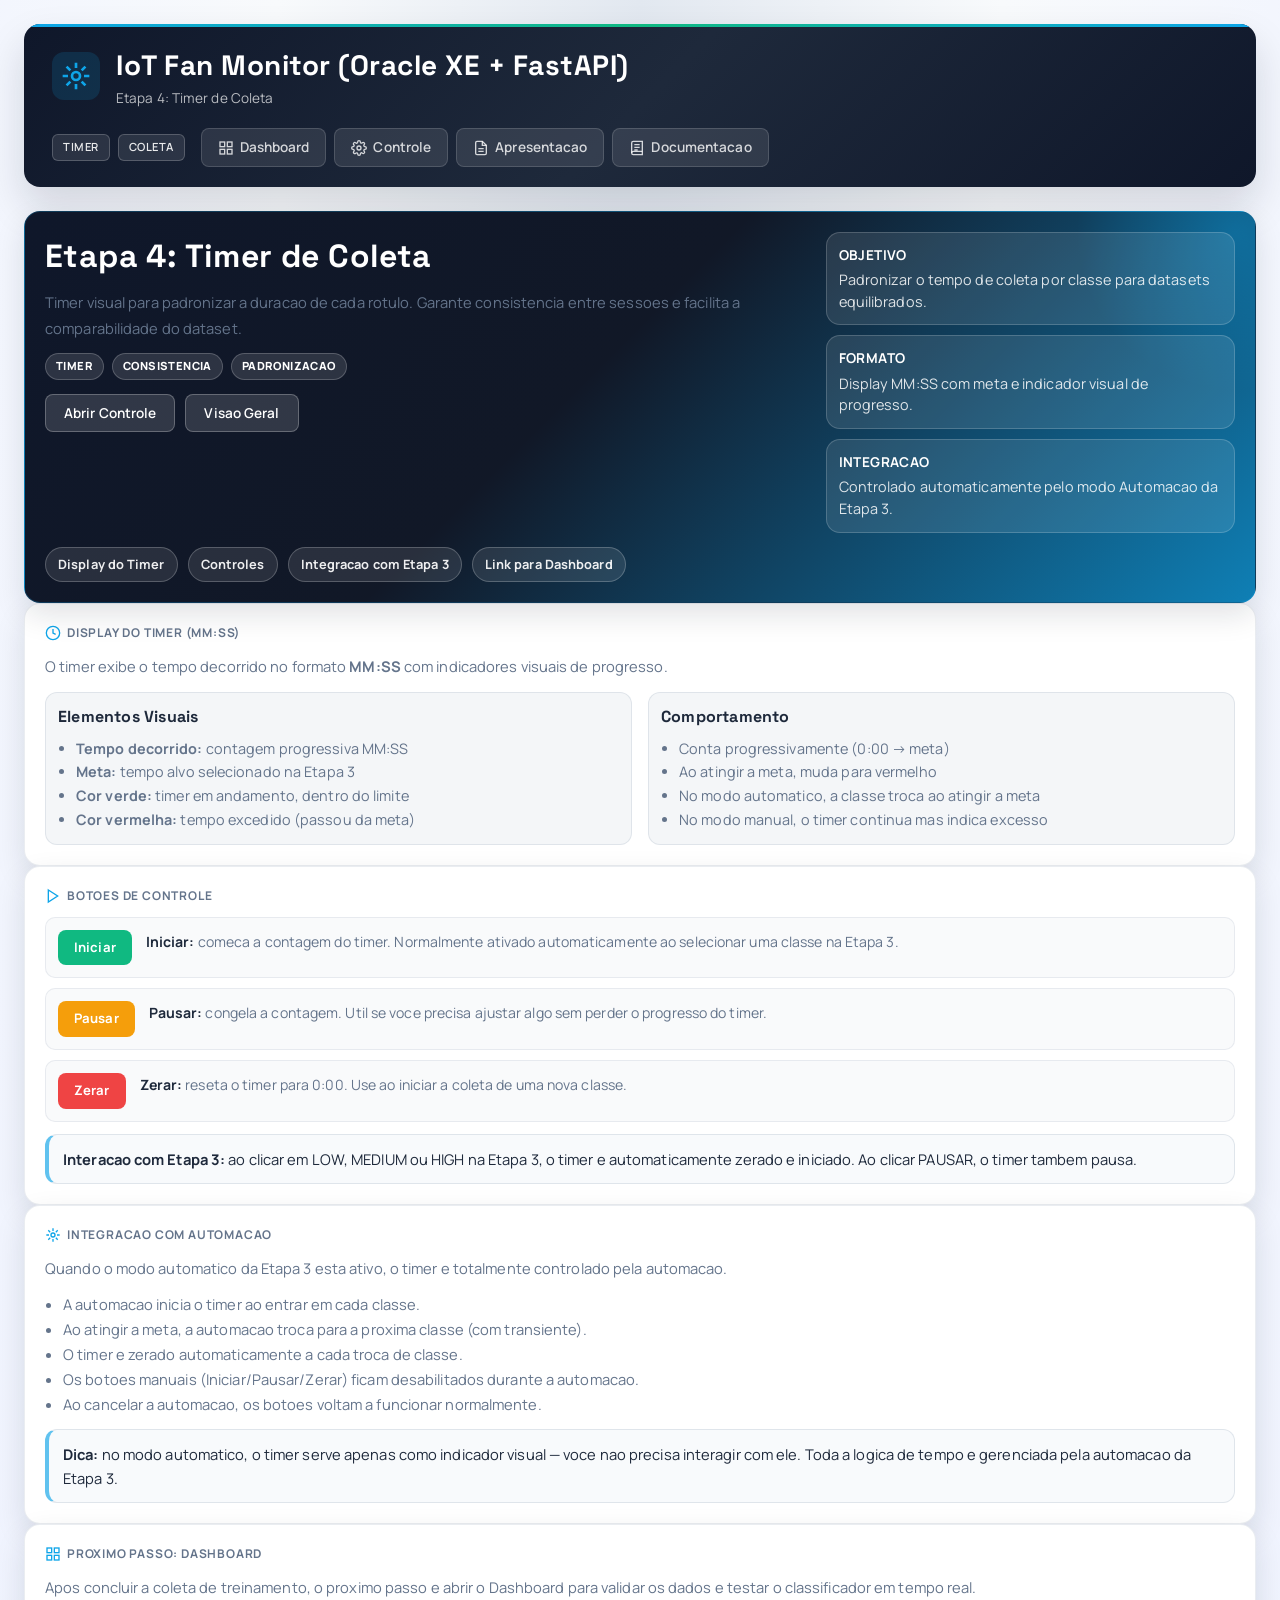
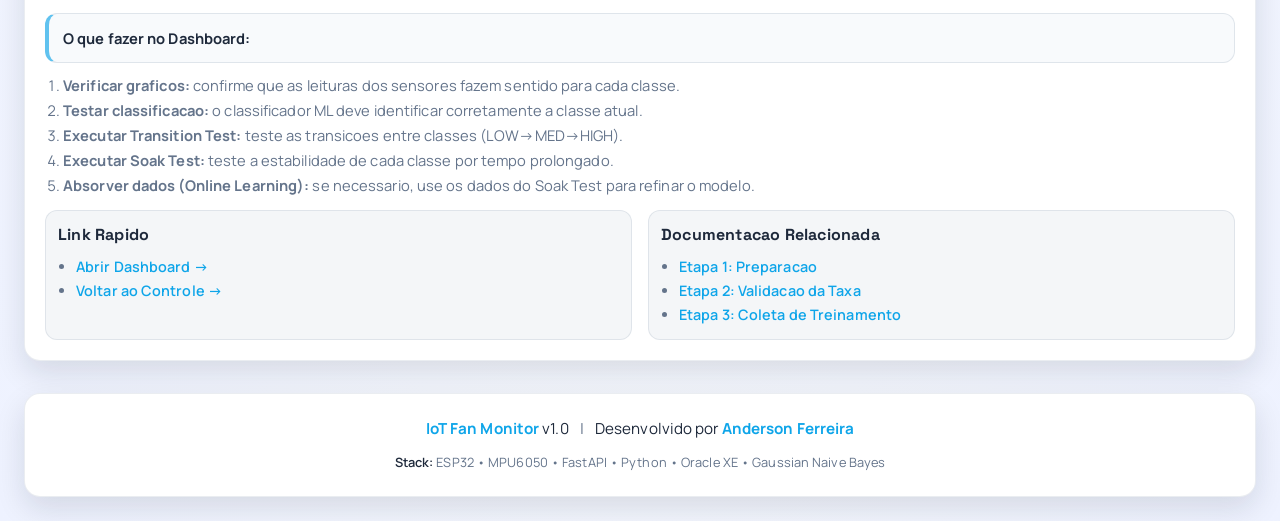
<file: web/doc-etapa4.html>
﻿<!DOCTYPE html>
<html lang="pt-BR">

<head>
  <meta charset="UTF-8" />
  <meta name="viewport" content="width=device-width, initial-scale=1.0" />
  <meta name="description"
    content="Documentacao detalhada da Etapa 4 (Timer de Coleta) do Painel de Controle IoT Fan Monitor." />
  <meta name="author" content="Anderson Ferreira" />
  <title>Etapa 4: Timer de Coleta | IoT Fan Monitor</title>

  <link rel="preconnect" href="https://fonts.googleapis.com" />
  <link rel="preconnect" href="https://fonts.gstatic.com" crossorigin />
  <link
    href="https://fonts.googleapis.com/css2?family=Manrope:wght@400;500;600;700&family=Space+Grotesk:wght@500;700&family=JetBrains+Mono:wght@400;500&display=swap"
    rel="stylesheet" />
  <link rel="stylesheet" href="css/style.css" />

  <style>
    .doc-hero{background:linear-gradient(135deg,#0f172a 0%,#111827 45%,#0ea5e9 120%);color:#fff;position:relative;overflow:hidden;border:1px solid rgba(14,165,233,0.25)}
    .doc-hero::after{content:'';position:absolute;right:-140px;top:-140px;width:320px;height:320px;background:radial-gradient(circle,rgba(14,165,233,0.35),transparent 70%);opacity:0.9}
    .doc-hero-grid{display:grid;grid-template-columns:1.3fr 0.7fr;gap:20px;position:relative;z-index:1}
    .doc-hero h1{font-family:"Space Grotesk",sans-serif;font-size:2.0rem;letter-spacing:0.4px;margin-bottom:10px}
    .doc-subtitle{font-size:1rem;color:rgba(255,255,255,0.92);line-height:1.7}
    .doc-tags{display:flex;flex-wrap:wrap;gap:8px;margin-top:12px}
    .doc-tag{display:inline-flex;align-items:center;gap:6px;padding:4px 10px;border-radius:999px;font-size:0.7rem;font-weight:800;letter-spacing:0.4px;text-transform:uppercase;background:rgba(255,255,255,0.12);border:1px solid rgba(255,255,255,0.20);color:#fff}
    .doc-actions{display:flex;flex-wrap:wrap;gap:10px;margin-top:14px}
    .doc-actions .btn{background:rgba(255,255,255,0.14);color:#fff;border:1px solid rgba(255,255,255,0.25)}
    .doc-actions .btn:hover{background:rgba(255,255,255,0.26)}
    .doc-kpis{display:flex;flex-direction:column;gap:10px}
    .doc-kpi{background:rgba(255,255,255,0.10);border:1px solid rgba(255,255,255,0.18);border-radius:14px;padding:12px}
    .doc-kpi strong{display:block;font-size:0.85rem;letter-spacing:0.4px;text-transform:uppercase}
    .doc-kpi span{display:block;margin-top:4px;font-size:0.9rem;color:rgba(255,255,255,0.85);line-height:1.5}
    .doc-toc{display:flex;flex-wrap:wrap;gap:10px;margin-top:14px}
    .doc-toc a{text-decoration:none;display:inline-flex;align-items:center;gap:6px;padding:7px 12px;border-radius:999px;border:1px solid rgba(148,163,184,0.35);background:rgba(148,163,184,0.12);color:var(--ink-2);font-size:0.8rem;font-weight:700}
    .doc-toc a:hover{border-color:rgba(14,165,233,0.45);background:rgba(14,165,233,0.10)}
    .doc-hero .doc-toc a{color:rgba(255,255,255,0.92);border-color:rgba(255,255,255,0.22);background:rgba(255,255,255,0.10)}
    .doc-hero .doc-toc a:hover{border-color:rgba(255,255,255,0.40);background:rgba(255,255,255,0.16)}
    .doc-hero .doc-inline-code{background:rgba(255,255,255,0.12);border-color:rgba(255,255,255,0.22);color:rgba(255,255,255,0.95)}
    .doc-section p{color:var(--muted);line-height:1.75;font-size:0.92rem}
    .doc-list{margin:10px 0 0;padding-left:18px;color:var(--muted);line-height:1.7;font-size:0.92rem}
    .doc-inline-code{font-family:"JetBrains Mono",monospace;background:rgba(15,23,42,0.06);border:1px solid rgba(148,163,184,0.22);padding:2px 8px;border-radius:999px;font-size:0.8rem;color:var(--ink-2);white-space:nowrap}
    .doc-callout{margin-top:12px;padding:12px 14px;border-radius:12px;background:#f8fafc;border:1px solid rgba(148,163,184,0.25);border-left:4px solid rgba(14,165,233,0.65);color:var(--ink-2);font-size:0.92rem;line-height:1.65}
    .doc-callout strong{color:var(--ink-2)}
    .doc-grid{display:grid;grid-template-columns:1fr 1fr;gap:16px;margin-top:12px}
    .doc-mini{background:rgba(148,163,184,0.10);border:1px solid rgba(148,163,184,0.22);border-radius:12px;padding:12px}
    .doc-mini-title{font-family:"Space Grotesk",sans-serif;font-weight:700;letter-spacing:0.2px;margin-bottom:8px;color:var(--ink-2)}
    .doc-mini ul{margin:0;padding-left:18px;color:var(--muted);line-height:1.65;font-size:0.9rem}
    .doc-btn-ref{display:flex;align-items:flex-start;gap:14px;padding:12px;border-radius:10px;background:rgba(148,163,184,0.06);border:1px solid rgba(148,163,184,0.18);margin-bottom:10px}
    .doc-btn-sample{flex-shrink:0;padding:8px 16px;border-radius:8px;font-weight:700;font-size:0.82rem;font-family:'Manrope',sans-serif;pointer-events:none}
    .doc-btn-desc{font-size:0.88rem;color:var(--muted);line-height:1.65}
    .doc-btn-desc strong{color:var(--ink-2)}
    .doc-table{width:100%;border-collapse:collapse;margin-top:10px;font-size:0.88rem}
    .doc-table th,.doc-table td{padding:8px 12px;text-align:left;border-bottom:1px solid rgba(148,163,184,0.18)}
    .doc-table th{font-weight:700;color:var(--ink-2);font-size:0.8rem;text-transform:uppercase;letter-spacing:0.3px}
    .doc-table td{color:var(--muted)}
    @media(max-width:980px){.doc-hero-grid{grid-template-columns:1fr}.doc-grid{grid-template-columns:1fr}}
  </style>
</head>

<body>
  <div class="container">
    <header>
      <div class="header-brand">
        <div class="brand-icon">
          <svg width="32" height="32" viewBox="0 0 24 24" fill="none" stroke="currentColor" stroke-width="2">
            <path d="M12 2v4m0 12v4M4.93 4.93l2.83 2.83m8.48 8.48l2.83 2.83M2 12h4m12 0h4M4.93 19.07l2.83-2.83m8.48-8.48l2.83-2.83" />
            <circle cx="12" cy="12" r="3" />
          </svg>
        </div>
        <div class="brand-text">
          <h1>IoT Fan Monitor (Oracle XE + FastAPI)</h1>
          <div class="brand-subtitle">Etapa 4: Timer de Coleta</div>
        </div>
      </div>
      <div class="header-meta">
        <div class="tech-stack">
          <span class="tech-badge">Timer</span>
          <span class="tech-badge">Coleta</span>
        </div>
        <nav class="header-nav">
          <a class="nav-link" href="index.html" target="_blank" rel="noopener">
            <svg width="16" height="16" viewBox="0 0 24 24" fill="none" stroke="currentColor" stroke-width="2"><rect x="3" y="3" width="7" height="7"/><rect x="14" y="3" width="7" height="7"/><rect x="14" y="14" width="7" height="7"/><rect x="3" y="14" width="7" height="7"/></svg>
            Dashboard
          </a>
          <a class="nav-link" href="control.html" target="_blank" rel="noopener">
            <svg width="16" height="16" viewBox="0 0 24 24" fill="none" stroke="currentColor" stroke-width="2"><circle cx="12" cy="12" r="3"/><path d="M19.4 15a1.65 1.65 0 0 0 .33 1.82l.06.06a2 2 0 0 1-2.83 2.83l-.06-.06a1.65 1.65 0 0 0-1.82-.33 1.65 1.65 0 0 0-1 1.51V21a2 2 0 0 1-4 0v-.09A1.65 1.65 0 0 0 9 19.4a1.65 1.65 0 0 0-1.82.33l-.06.06a2 2 0 0 1-2.83-2.83l.06-.06A1.65 1.65 0 0 0 4.68 15a1.65 1.65 0 0 0-1.51-1H3a2 2 0 0 1 0-4h.09A1.65 1.65 0 0 0 4.6 9a1.65 1.65 0 0 0-.33-1.82l-.06-.06a2 2 0 0 1 2.83-2.83l.06.06A1.65 1.65 0 0 0 9 4.68a1.65 1.65 0 0 0 1-1.51V3a2 2 0 0 1 4 0v.09a1.65 1.65 0 0 0 1 1.51 1.65 1.65 0 0 0 1.82-.33l.06-.06a2 2 0 0 1 2.83 2.83l-.06.06A1.65 1.65 0 0 0 19.4 9a1.65 1.65 0 0 0 1.51 1H21a2 2 0 0 1 0 4h-.09a1.65 1.65 0 0 0-1.51 1z"/></svg>
            Controle
          </a>
          <a class="nav-link" href="apresent.html" target="_blank" rel="noopener">
            <svg width="16" height="16" viewBox="0 0 24 24" fill="none" stroke="currentColor" stroke-width="2"><path d="M14 2H6a2 2 0 0 0-2 2v16a2 2 0 0 0 2 2h12a2 2 0 0 0 2-2V8z"/><polyline points="14 2 14 8 20 8"/><line x1="16" y1="13" x2="8" y2="13"/><line x1="16" y1="17" x2="8" y2="17"/></svg>
            Apresentacao
          </a>
          <a class="nav-link" href="documentacao.html">
            <svg width="16" height="16" viewBox="0 0 24 24" fill="none" stroke="currentColor" stroke-width="2"><path d="M4 19.5A2.5 2.5 0 0 1 6.5 17H20"/><path d="M6.5 2H20v20H6.5A2.5 2.5 0 0 1 4 19.5v-15A2.5 2.5 0 0 1 6.5 2z"/><line x1="8" y1="7" x2="16" y2="7"/><line x1="8" y1="11" x2="16" y2="11"/><line x1="8" y1="15" x2="13" y2="15"/></svg>
            Documentacao
          </a>
        </nav>
      </div>
    </header>

    <!-- Hero -->
    <section class="card doc-hero doc-section" id="topo">
      <div class="doc-hero-grid">
        <div>
          <h1>Etapa 4: Timer de Coleta</h1>
          <p class="doc-subtitle">
            Timer visual para padronizar a duracao de cada rotulo. Garante consistencia entre sessoes
            e facilita a comparabilidade do dataset.
          </p>
          <div class="doc-tags">
            <span class="doc-tag">Timer</span>
            <span class="doc-tag">Consistencia</span>
            <span class="doc-tag">Padronizacao</span>
          </div>
          <div class="doc-actions">
            <a class="btn" href="control.html" target="_blank" rel="noopener">Abrir Controle</a>
            <a class="btn" href="documentacao.html#controle" target="_blank" rel="noopener">Visao Geral</a>
          </div>
        </div>
        <div class="doc-kpis">
          <div class="doc-kpi">
            <strong>Objetivo</strong>
            <span>Padronizar o tempo de coleta por classe para datasets equilibrados.</span>
          </div>
          <div class="doc-kpi">
            <strong>Formato</strong>
            <span>Display MM:SS com meta e indicador visual de progresso.</span>
          </div>
          <div class="doc-kpi">
            <strong>Integracao</strong>
            <span>Controlado automaticamente pelo modo Automacao da Etapa 3.</span>
          </div>
        </div>
      </div>

      <div class="doc-toc">
        <a href="#display">Display do Timer</a>
        <a href="#controles">Controles</a>
        <a href="#integracao">Integracao com Etapa 3</a>
        <a href="#dashboard-link">Link para Dashboard</a>
      </div>
    </section>

    <!-- Display do Timer -->
    <section class="card doc-section" id="display">
      <div class="card-title">
        <svg width="16" height="16" viewBox="0 0 24 24" fill="none" stroke="currentColor" stroke-width="2" style="vertical-align:middle;margin-right:6px;">
          <circle cx="12" cy="12" r="10"/><polyline points="12 6 12 12 16 14"/>
        </svg>
        Display do Timer (MM:SS)
      </div>
      <p>
        O timer exibe o tempo decorrido no formato <strong>MM:SS</strong> com indicadores visuais de progresso.
      </p>

      <div class="doc-grid">
        <div class="doc-mini">
          <div class="doc-mini-title">Elementos Visuais</div>
          <ul>
            <li><strong>Tempo decorrido:</strong> contagem progressiva MM:SS</li>
            <li><strong>Meta:</strong> tempo alvo selecionado na Etapa 3</li>
            <li><strong>Cor verde:</strong> timer em andamento, dentro do limite</li>
            <li><strong>Cor vermelha:</strong> tempo excedido (passou da meta)</li>
          </ul>
        </div>
        <div class="doc-mini">
          <div class="doc-mini-title">Comportamento</div>
          <ul>
            <li>Conta progressivamente (0:00 &rarr; meta)</li>
            <li>Ao atingir a meta, muda para vermelho</li>
            <li>No modo automatico, a classe troca ao atingir a meta</li>
            <li>No modo manual, o timer continua mas indica excesso</li>
          </ul>
        </div>
      </div>
    </section>

    <!-- Controles -->
    <section class="card doc-section" id="controles">
      <div class="card-title">
        <svg width="16" height="16" viewBox="0 0 24 24" fill="none" stroke="currentColor" stroke-width="2" style="vertical-align:middle;margin-right:6px;">
          <polygon points="5 3 19 12 5 21 5 3"/>
        </svg>
        Botoes de Controle
      </div>

      <div class="doc-btn-ref">
        <span class="doc-btn-sample" style="background:#10b981;color:#fff;">Iniciar</span>
        <div class="doc-btn-desc">
          <strong>Iniciar:</strong> comeca a contagem do timer. Normalmente ativado automaticamente ao selecionar
          uma classe na Etapa 3.
        </div>
      </div>

      <div class="doc-btn-ref">
        <span class="doc-btn-sample" style="background:#f59e0b;color:#fff;">Pausar</span>
        <div class="doc-btn-desc">
          <strong>Pausar:</strong> congela a contagem. Util se voce precisa ajustar algo sem perder o
          progresso do timer.
        </div>
      </div>

      <div class="doc-btn-ref">
        <span class="doc-btn-sample" style="background:#ef4444;color:#fff;">Zerar</span>
        <div class="doc-btn-desc">
          <strong>Zerar:</strong> reseta o timer para 0:00. Use ao iniciar a coleta de uma nova classe.
        </div>
      </div>

      <div class="doc-callout">
        <strong>Interacao com Etapa 3:</strong> ao clicar em LOW, MEDIUM ou HIGH na Etapa 3, o timer e
        automaticamente zerado e iniciado. Ao clicar PAUSAR, o timer tambem pausa.
      </div>
    </section>

    <!-- Integracao -->
    <section class="card doc-section" id="integracao">
      <div class="card-title">
        <svg width="16" height="16" viewBox="0 0 24 24" fill="none" stroke="currentColor" stroke-width="2" style="vertical-align:middle;margin-right:6px;">
          <path d="M12 2v4m0 12v4M4.93 4.93l2.83 2.83m8.48 8.48l2.83 2.83M2 12h4m12 0h4M4.93 19.07l2.83-2.83m8.48-8.48l2.83-2.83"/><circle cx="12" cy="12" r="3"/>
        </svg>
        Integracao com Automacao
      </div>
      <p>
        Quando o modo automatico da Etapa 3 esta ativo, o timer e totalmente controlado pela automacao.
      </p>

      <ul class="doc-list">
        <li>A automacao inicia o timer ao entrar em cada classe.</li>
        <li>Ao atingir a meta, a automacao troca para a proxima classe (com transiente).</li>
        <li>O timer e zerado automaticamente a cada troca de classe.</li>
        <li>Os botoes manuais (Iniciar/Pausar/Zerar) ficam desabilitados durante a automacao.</li>
        <li>Ao cancelar a automacao, os botoes voltam a funcionar normalmente.</li>
      </ul>

      <div class="doc-callout">
        <strong>Dica:</strong> no modo automatico, o timer serve apenas como indicador visual — voce nao precisa
        interagir com ele. Toda a logica de tempo e gerenciada pela automacao da Etapa 3.
      </div>
    </section>

    <!-- Link para Dashboard -->
    <section class="card doc-section" id="dashboard-link">
      <div class="card-title">
        <svg width="16" height="16" viewBox="0 0 24 24" fill="none" stroke="currentColor" stroke-width="2" style="vertical-align:middle;margin-right:6px;">
          <rect x="3" y="3" width="7" height="7"/><rect x="14" y="3" width="7" height="7"/><rect x="14" y="14" width="7" height="7"/><rect x="3" y="14" width="7" height="7"/>
        </svg>
        Proximo Passo: Dashboard
      </div>
      <p>
        Apos concluir a coleta de treinamento, o proximo passo e abrir o Dashboard para validar os dados
        e testar o classificador em tempo real.
      </p>

      <div class="doc-callout">
        <strong>O que fazer no Dashboard:</strong>
      </div>

      <ol class="doc-list">
        <li><strong>Verificar graficos:</strong> confirme que as leituras dos sensores fazem sentido para cada classe.</li>
        <li><strong>Testar classificacao:</strong> o classificador ML deve identificar corretamente a classe atual.</li>
        <li><strong>Executar Transition Test:</strong> teste as transicoes entre classes (LOW&rarr;MED&rarr;HIGH).</li>
        <li><strong>Executar Soak Test:</strong> teste a estabilidade de cada classe por tempo prolongado.</li>
        <li><strong>Absorver dados (Online Learning):</strong> se necessario, use os dados do Soak Test para refinar o modelo.</li>
      </ol>

      <div class="doc-grid">
        <div class="doc-mini">
          <div class="doc-mini-title">Link Rapido</div>
          <ul>
            <li><a href="index.html" target="_blank" rel="noopener" style="color:var(--primary);text-decoration:none;font-weight:600;">Abrir Dashboard &rarr;</a></li>
            <li><a href="control.html" target="_blank" rel="noopener" style="color:var(--primary);text-decoration:none;font-weight:600;">Voltar ao Controle &rarr;</a></li>
          </ul>
        </div>
        <div class="doc-mini">
          <div class="doc-mini-title">Documentacao Relacionada</div>
          <ul>
            <li><a href="doc-etapa1.html" style="color:var(--primary);text-decoration:none;font-weight:600;">Etapa 1: Preparacao</a></li>
            <li><a href="doc-etapa2.html" style="color:var(--primary);text-decoration:none;font-weight:600;">Etapa 2: Validacao da Taxa</a></li>
            <li><a href="doc-etapa3.html" style="color:var(--primary);text-decoration:none;font-weight:600;">Etapa 3: Coleta de Treinamento</a></li>
          </ul>
        </div>
      </div>
    </section>

    <footer class="footer">
      <div class="footer-content">
        <div class="footer-brand">
          <strong>IoT Fan Monitor</strong> v1.0
          <span class="footer-separator">|</span>
          Desenvolvido por <strong>Anderson Ferreira</strong>
        </div>
        <div class="footer-tech">
          <span>Stack:</span>
          ESP32 &bull; MPU6050 &bull; FastAPI &bull; Python &bull; Oracle XE &bull; Gaussian Naive Bayes
        </div>
      </div>
    </footer>
  </div>
</body>

</html>
</file>
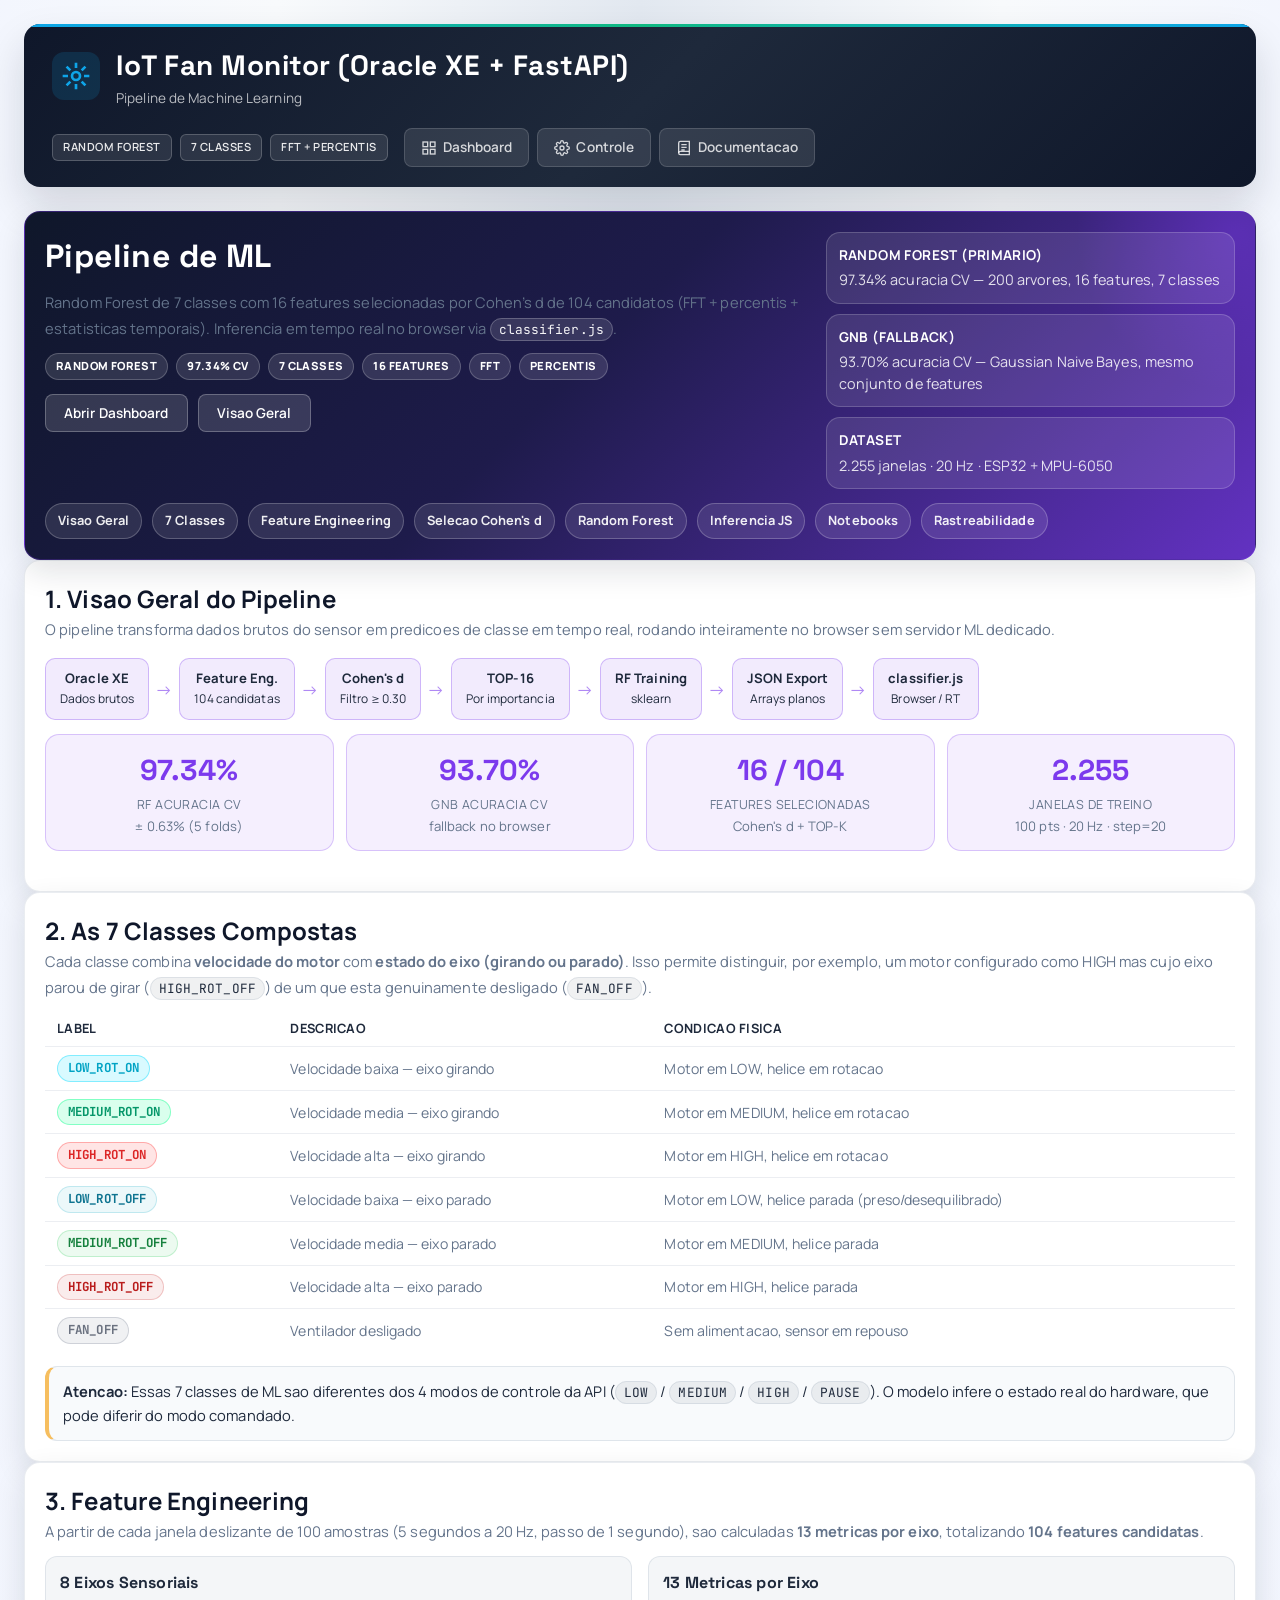
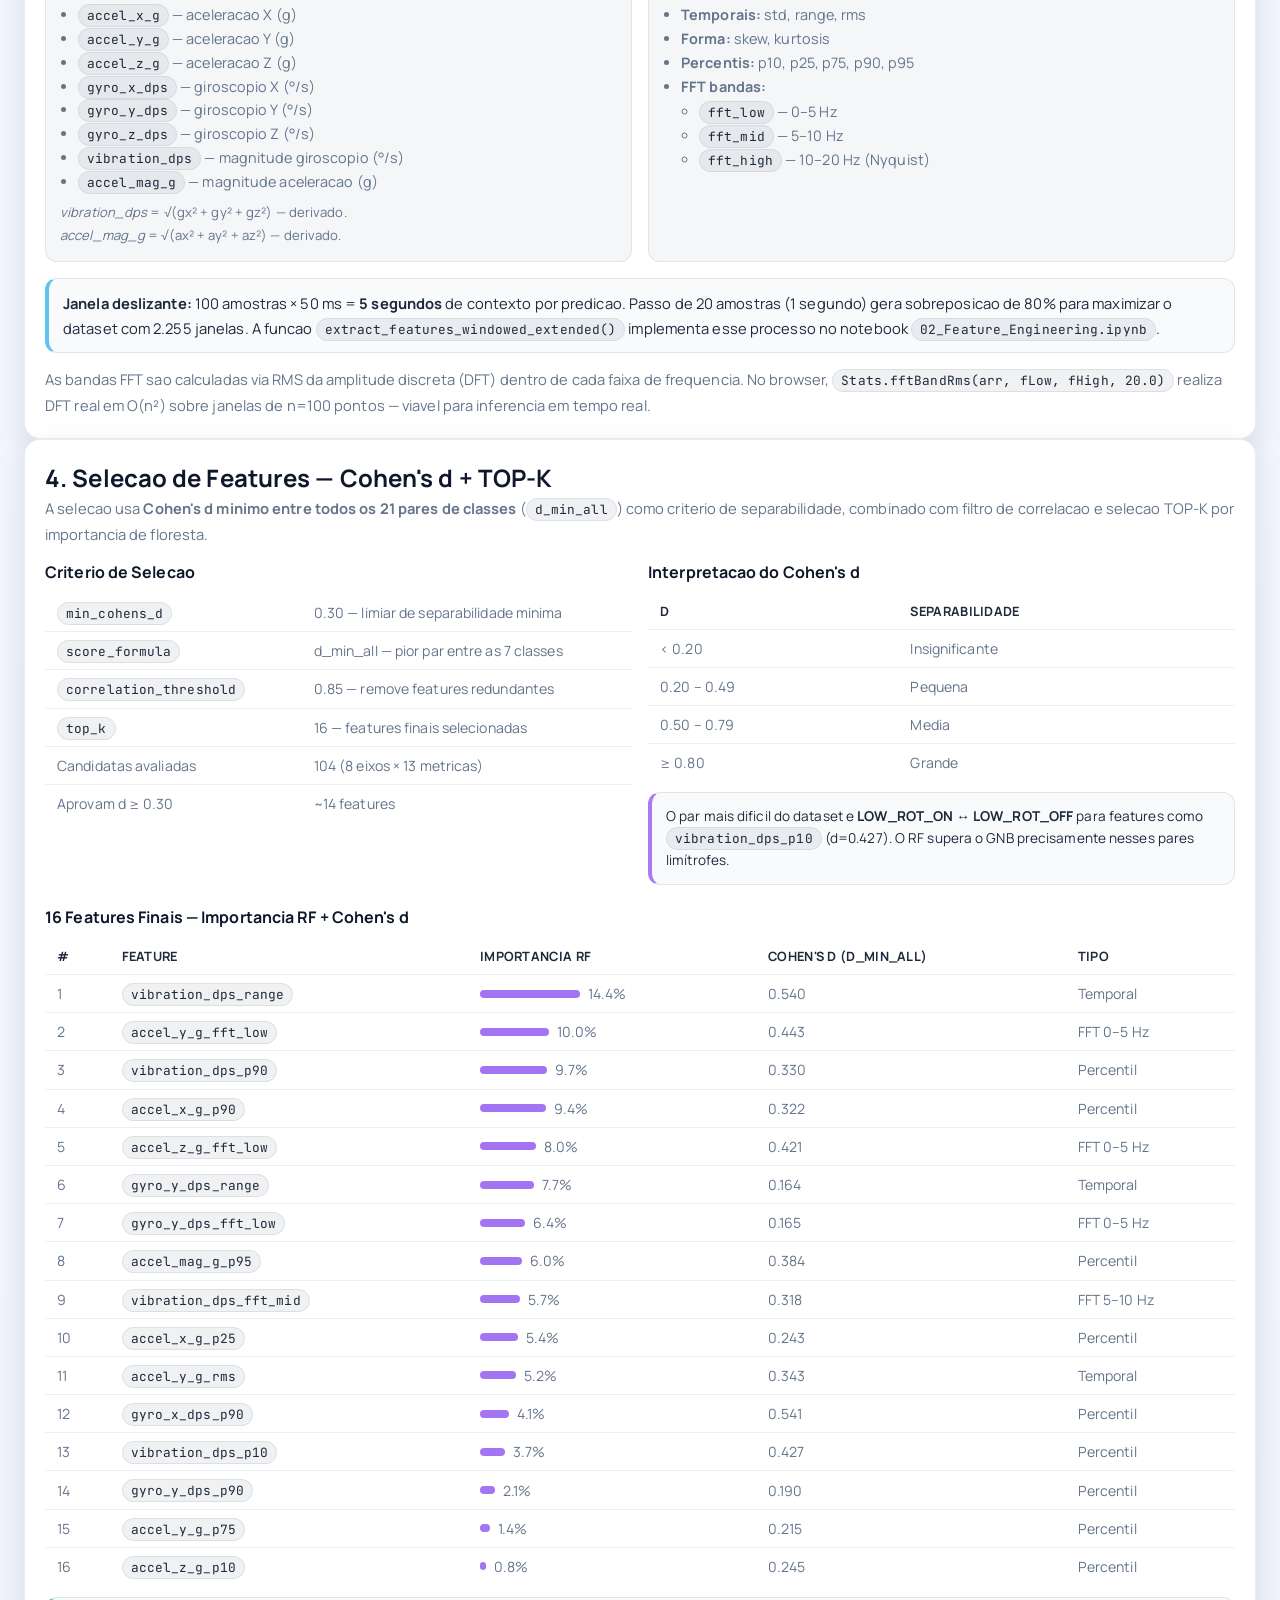
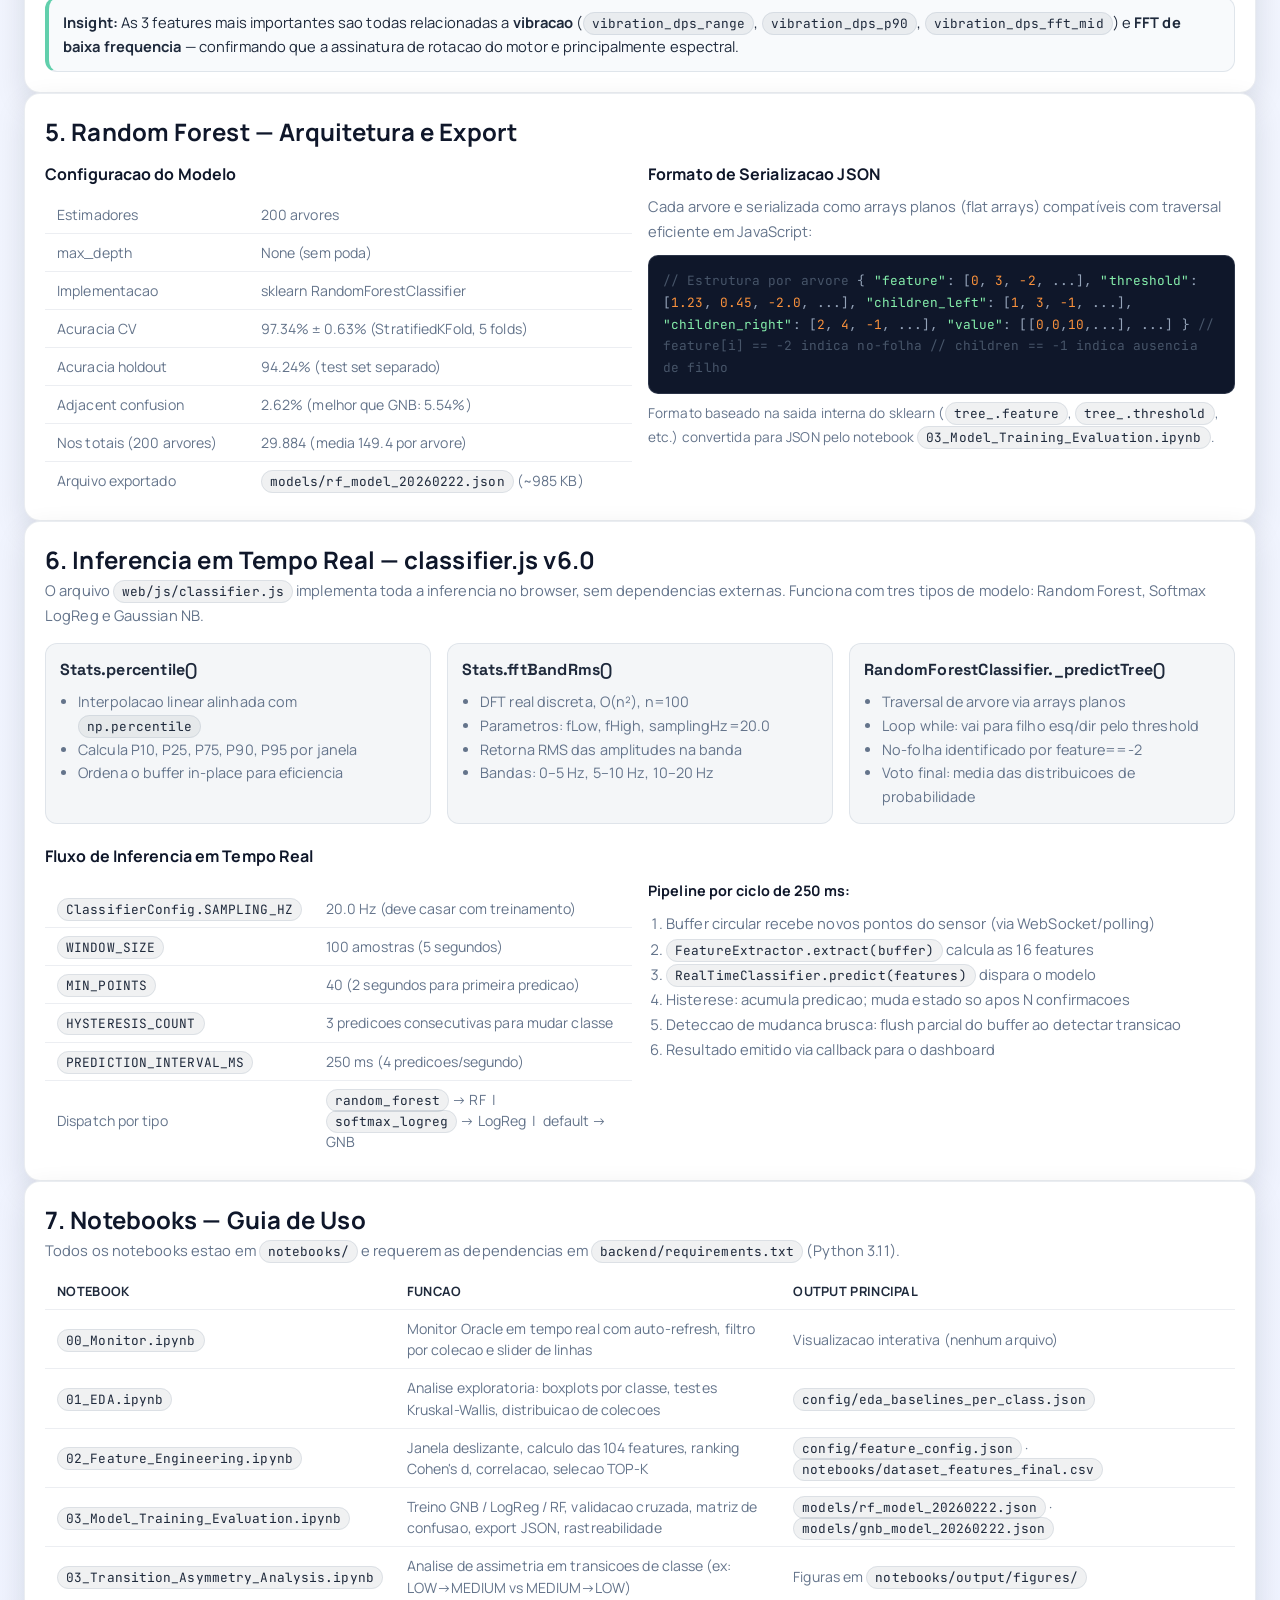
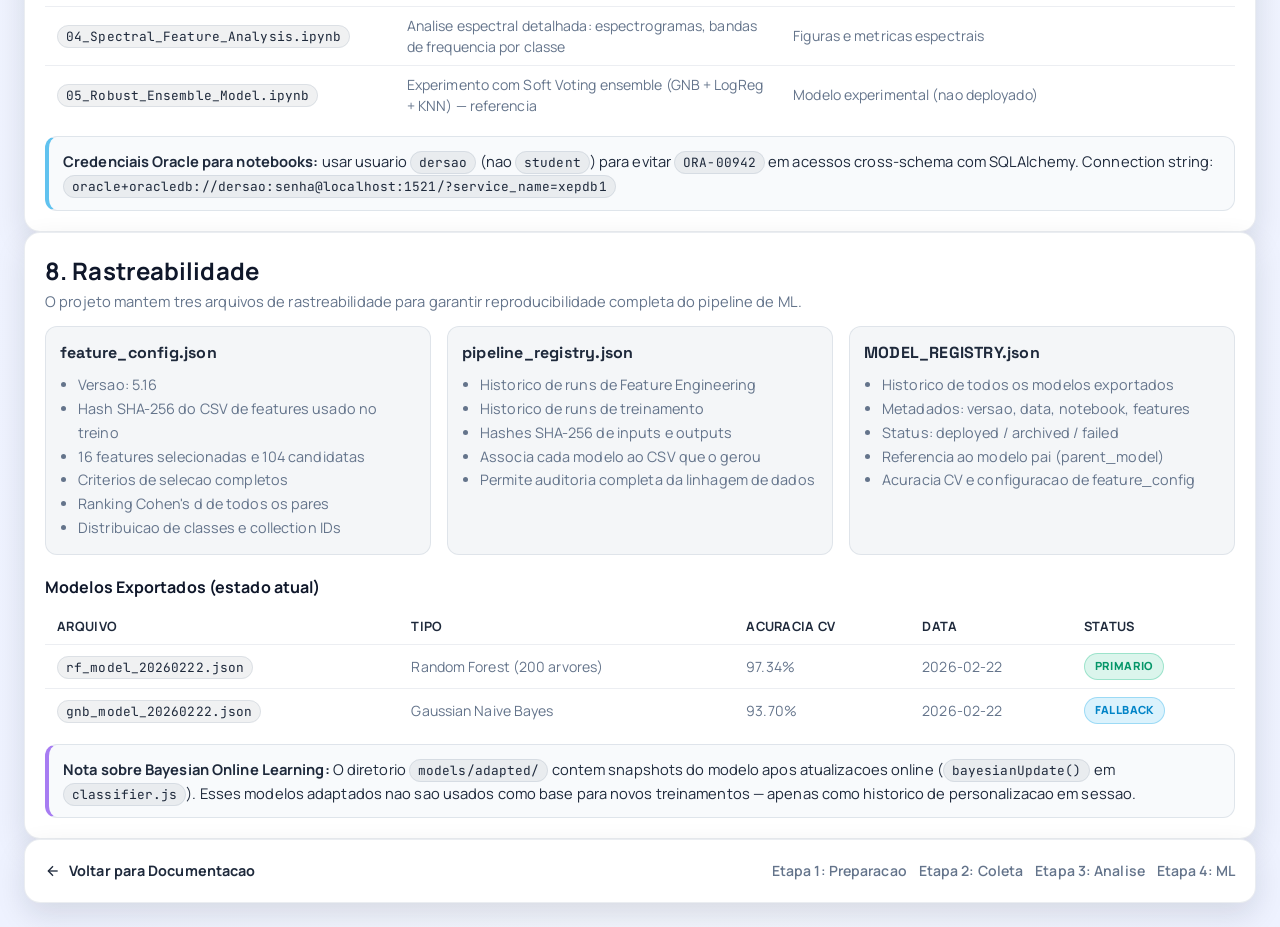
<file: web/doc-ml.html>
<!DOCTYPE html>
<html lang="pt-BR">

<head>
  <meta charset="UTF-8" />
  <meta name="viewport" content="width=device-width, initial-scale=1.0" />
  <meta name="description"
    content="Documentacao do Pipeline de Machine Learning do IoT Fan Monitor: Random Forest 7 classes, feature engineering, Cohen's d, inferencia no browser." />
  <meta name="author" content="Anderson Ferreira" />
  <title>Pipeline ML | IoT Fan Monitor</title>

  <link rel="preconnect" href="https://fonts.googleapis.com" />
  <link rel="preconnect" href="https://fonts.gstatic.com" crossorigin />
  <link
    href="https://fonts.googleapis.com/css2?family=Manrope:wght@400;500;600;700&family=Space+Grotesk:wght@500;700&family=JetBrains+Mono:wght@400;500&display=swap"
    rel="stylesheet" />
  <link rel="stylesheet" href="css/style.css" />

  <style>
    .doc-hero{background:linear-gradient(135deg,#0f172a 0%,#1e1b4b 45%,#7c3aed 120%);color:#fff;position:relative;overflow:hidden;border:1px solid rgba(124,58,237,0.30)}
    .doc-hero::after{content:'';position:absolute;right:-140px;top:-140px;width:320px;height:320px;background:radial-gradient(circle,rgba(124,58,237,0.40),transparent 70%);opacity:0.9}
    .doc-hero-grid{display:grid;grid-template-columns:1.3fr 0.7fr;gap:20px;position:relative;z-index:1}
    .doc-hero h1{font-family:"Space Grotesk",sans-serif;font-size:2.0rem;letter-spacing:0.4px;margin-bottom:10px}
    .doc-subtitle{font-size:1rem;color:rgba(255,255,255,0.92);line-height:1.7}
    .doc-tags{display:flex;flex-wrap:wrap;gap:8px;margin-top:12px}
    .doc-tag{display:inline-flex;align-items:center;gap:6px;padding:4px 10px;border-radius:999px;font-size:0.7rem;font-weight:800;letter-spacing:0.4px;text-transform:uppercase;background:rgba(255,255,255,0.12);border:1px solid rgba(255,255,255,0.20);color:#fff}
    .doc-actions{display:flex;flex-wrap:wrap;gap:10px;margin-top:14px}
    .doc-actions .btn{background:rgba(255,255,255,0.14);color:#fff;border:1px solid rgba(255,255,255,0.25)}
    .doc-actions .btn:hover{background:rgba(255,255,255,0.26)}
    .doc-kpis{display:flex;flex-direction:column;gap:10px}
    .doc-kpi{background:rgba(255,255,255,0.10);border:1px solid rgba(255,255,255,0.18);border-radius:14px;padding:12px}
    .doc-kpi strong{display:block;font-size:0.85rem;letter-spacing:0.4px;text-transform:uppercase}
    .doc-kpi span{display:block;margin-top:4px;font-size:0.9rem;color:rgba(255,255,255,0.85);line-height:1.5}
    .doc-toc{display:flex;flex-wrap:wrap;gap:10px;margin-top:14px}
    .doc-toc a{text-decoration:none;display:inline-flex;align-items:center;gap:6px;padding:7px 12px;border-radius:999px;border:1px solid rgba(148,163,184,0.35);background:rgba(148,163,184,0.12);color:var(--ink-2);font-size:0.8rem;font-weight:700}
    .doc-toc a:hover{border-color:rgba(124,58,237,0.45);background:rgba(124,58,237,0.10)}
    .doc-hero .doc-toc a{color:rgba(255,255,255,0.92);border-color:rgba(255,255,255,0.22);background:rgba(255,255,255,0.10)}
    .doc-hero .doc-toc a:hover{border-color:rgba(255,255,255,0.40);background:rgba(255,255,255,0.16)}
    .doc-hero .doc-inline-code{background:rgba(255,255,255,0.12);border-color:rgba(255,255,255,0.22);color:rgba(255,255,255,0.95)}
    .doc-section p{color:var(--muted);line-height:1.75;font-size:0.92rem}
    .doc-list{margin:10px 0 0;padding-left:18px;color:var(--muted);line-height:1.7;font-size:0.92rem}
    .doc-inline-code{font-family:"JetBrains Mono",monospace;background:rgba(15,23,42,0.06);border:1px solid rgba(148,163,184,0.22);padding:2px 8px;border-radius:999px;font-size:0.8rem;color:var(--ink-2);white-space:nowrap}
    .doc-callout{margin-top:12px;padding:12px 14px;border-radius:12px;background:#f8fafc;border:1px solid rgba(148,163,184,0.25);border-left:4px solid rgba(124,58,237,0.65);color:var(--ink-2);font-size:0.92rem;line-height:1.65}
    .doc-callout strong{color:var(--ink-2)}
    .doc-callout.info{border-left-color:rgba(14,165,233,0.65)}
    .doc-callout.success{border-left-color:rgba(16,185,129,0.65)}
    .doc-callout.warn{border-left-color:rgba(245,158,11,0.65)}
    .doc-grid{display:grid;grid-template-columns:1fr 1fr;gap:16px;margin-top:12px}
    .doc-grid-3{display:grid;grid-template-columns:1fr 1fr 1fr;gap:16px;margin-top:12px}
    .doc-mini{background:rgba(148,163,184,0.10);border:1px solid rgba(148,163,184,0.22);border-radius:12px;padding:14px}
    .doc-mini-title{font-family:"Space Grotesk",sans-serif;font-weight:700;letter-spacing:0.2px;margin-bottom:8px;color:var(--ink-2)}
    .doc-mini ul{margin:0;padding-left:18px;color:var(--muted);line-height:1.65;font-size:0.9rem}
    .doc-table{width:100%;border-collapse:collapse;margin-top:10px;font-size:0.88rem}
    .doc-table th,.doc-table td{padding:8px 12px;text-align:left;border-bottom:1px solid rgba(148,163,184,0.18)}
    .doc-table th{font-weight:700;color:var(--ink-2);font-size:0.8rem;text-transform:uppercase;letter-spacing:0.3px}
    .doc-table td{color:var(--muted)}
    .doc-table tr:last-child td{border-bottom:none}
    .class-badge{display:inline-flex;align-items:center;gap:6px;padding:3px 10px;border-radius:999px;font-size:0.78rem;font-weight:700;font-family:"JetBrains Mono",monospace;border:1px solid transparent}
    .imp-bar-wrap{display:flex;align-items:center;gap:8px}
    .imp-bar{height:8px;border-radius:4px;background:rgba(124,58,237,0.70);flex-shrink:0}
    .pipeline-flow{display:flex;flex-wrap:wrap;gap:0;margin:14px 0;align-items:center}
    .pipeline-step{background:rgba(124,58,237,0.10);border:1px solid rgba(124,58,237,0.30);border-radius:10px;padding:10px 14px;font-size:0.82rem;font-weight:700;color:var(--ink-2);text-align:center;white-space:nowrap}
    .pipeline-arrow{font-size:1.1rem;color:rgba(124,58,237,0.60);padding:0 6px;flex-shrink:0}
    .metric-card{background:rgba(124,58,237,0.08);border:1px solid rgba(124,58,237,0.25);border-radius:14px;padding:14px;text-align:center}
    .metric-value{font-family:"Space Grotesk",sans-serif;font-size:1.8rem;font-weight:700;color:#7c3aed}
    .metric-label{font-size:0.78rem;color:var(--muted);margin-top:4px;text-transform:uppercase;letter-spacing:0.4px}
    .metric-sub{font-size:0.82rem;color:var(--muted);margin-top:2px}
    .metrics-row{display:grid;grid-template-columns:repeat(4,1fr);gap:12px;margin-top:14px}
    .code-block{background:#0f172a;border:1px solid rgba(148,163,184,0.20);border-radius:10px;padding:14px;font-family:"JetBrains Mono",monospace;font-size:0.8rem;color:#94a3b8;overflow-x:auto;margin-top:10px;line-height:1.7}
    .code-block .kw{color:#c084fc}
    .code-block .fn{color:#60a5fa}
    .code-block .cm{color:#475569}
    .code-block .str{color:#86efac}
    .code-block .num{color:#fb923c}
    @media(max-width:980px){.doc-hero-grid{grid-template-columns:1fr}.doc-grid{grid-template-columns:1fr}.doc-grid-3{grid-template-columns:1fr}.metrics-row{grid-template-columns:1fr 1fr}}
    @media(max-width:600px){.metrics-row{grid-template-columns:1fr}}
  </style>
</head>

<body>
  <div class="container">
    <header>
      <div class="header-brand">
        <div class="brand-icon">
          <svg width="32" height="32" viewBox="0 0 24 24" fill="none" stroke="currentColor" stroke-width="2">
            <path d="M12 2v4m0 12v4M4.93 4.93l2.83 2.83m8.48 8.48l2.83 2.83M2 12h4m12 0h4M4.93 19.07l2.83-2.83m8.48-8.48l2.83-2.83" />
            <circle cx="12" cy="12" r="3" />
          </svg>
        </div>
        <div class="brand-text">
          <h1>IoT Fan Monitor (Oracle XE + FastAPI)</h1>
          <div class="brand-subtitle">Pipeline de Machine Learning</div>
        </div>
      </div>
      <div class="header-meta">
        <div class="tech-stack">
          <span class="tech-badge">Random Forest</span>
          <span class="tech-badge">7 Classes</span>
          <span class="tech-badge">FFT + Percentis</span>
        </div>
        <nav class="header-nav">
          <a class="nav-link" href="index.html" target="_blank" rel="noopener">
            <svg width="16" height="16" viewBox="0 0 24 24" fill="none" stroke="currentColor" stroke-width="2"><rect x="3" y="3" width="7" height="7"/><rect x="14" y="3" width="7" height="7"/><rect x="14" y="14" width="7" height="7"/><rect x="3" y="14" width="7" height="7"/></svg>
            Dashboard
          </a>
          <a class="nav-link" href="control.html" target="_blank" rel="noopener">
            <svg width="16" height="16" viewBox="0 0 24 24" fill="none" stroke="currentColor" stroke-width="2"><circle cx="12" cy="12" r="3"/><path d="M19.4 15a1.65 1.65 0 0 0 .33 1.82l.06.06a2 2 0 0 1-2.83 2.83l-.06-.06a1.65 1.65 0 0 0-1.82-.33 1.65 1.65 0 0 0-1 1.51V21a2 2 0 0 1-4 0v-.09A1.65 1.65 0 0 0 9 19.4a1.65 1.65 0 0 0-1.82.33l-.06.06a2 2 0 0 1-2.83-2.83l.06-.06A1.65 1.65 0 0 0 4.68 15a1.65 1.65 0 0 0-1.51-1H3a2 2 0 0 1 0-4h.09A1.65 1.65 0 0 0 4.6 9a1.65 1.65 0 0 0-.33-1.82l-.06-.06a2 2 0 0 1 2.83-2.83l.06.06A1.65 1.65 0 0 0 9 4.68a1.65 1.65 0 0 0 1-1.51V3a2 2 0 0 1 4 0v.09a1.65 1.65 0 0 0 1 1.51 1.65 1.65 0 0 0 1.82-.33l.06-.06a2 2 0 0 1 2.83 2.83l-.06.06A1.65 1.65 0 0 0 19.4 9a1.65 1.65 0 0 0 1.51 1H21a2 2 0 0 1 0 4h-.09a1.65 1.65 0 0 0-1.51 1z"/></svg>
            Controle
          </a>
          <a class="nav-link" href="documentacao.html">
            <svg width="16" height="16" viewBox="0 0 24 24" fill="none" stroke="currentColor" stroke-width="2"><path d="M4 19.5A2.5 2.5 0 0 1 6.5 17H20"/><path d="M6.5 2H20v20H6.5A2.5 2.5 0 0 1 4 19.5v-15A2.5 2.5 0 0 1 6.5 2z"/><line x1="8" y1="7" x2="16" y2="7"/><line x1="8" y1="11" x2="16" y2="11"/><line x1="8" y1="15" x2="13" y2="15"/></svg>
            Documentacao
          </a>
        </nav>
      </div>
    </header>

    <!-- Hero -->
    <section class="card doc-hero doc-section" id="topo">
      <div class="doc-hero-grid">
        <div>
          <h1>Pipeline de ML</h1>
          <p class="doc-subtitle">
            Random Forest de 7 classes com 16 features selecionadas por Cohen&rsquo;s d de 104 candidatos
            (FFT + percentis + estatisticas temporais). Inferencia em tempo real no browser via
            <span class="doc-inline-code">classifier.js</span>.
          </p>
          <div class="doc-tags">
            <span class="doc-tag">Random Forest</span>
            <span class="doc-tag">97.34% CV</span>
            <span class="doc-tag">7 Classes</span>
            <span class="doc-tag">16 Features</span>
            <span class="doc-tag">FFT</span>
            <span class="doc-tag">Percentis</span>
          </div>
          <div class="doc-actions">
            <a class="btn" href="index.html" target="_blank" rel="noopener">Abrir Dashboard</a>
            <a class="btn" href="documentacao.html">Visao Geral</a>
          </div>
        </div>
        <div class="doc-kpis">
          <div class="doc-kpi">
            <strong>Random Forest (primario)</strong>
            <span>97.34% acuracia CV &mdash; 200 arvores, 16 features, 7 classes</span>
          </div>
          <div class="doc-kpi">
            <strong>GNB (fallback)</strong>
            <span>93.70% acuracia CV &mdash; Gaussian Naive Bayes, mesmo conjunto de features</span>
          </div>
          <div class="doc-kpi">
            <strong>Dataset</strong>
            <span>2.255 janelas &middot; 20 Hz &middot; ESP32 + MPU-6050</span>
          </div>
        </div>
      </div>

      <div class="doc-toc">
        <a href="#visao-geral">Visao Geral</a>
        <a href="#classes">7 Classes</a>
        <a href="#features">Feature Engineering</a>
        <a href="#selecao">Selecao Cohen's d</a>
        <a href="#random-forest">Random Forest</a>
        <a href="#inferencia">Inferencia JS</a>
        <a href="#notebooks">Notebooks</a>
        <a href="#rastreabilidade">Rastreabilidade</a>
      </div>
    </section>

    <!-- Visao Geral -->
    <section class="card doc-section" id="visao-geral">
      <h2>1. Visao Geral do Pipeline</h2>
      <p>O pipeline transforma dados brutos do sensor em predicoes de classe em tempo real, rodando inteiramente no browser sem servidor ML dedicado.</p>

      <div class="pipeline-flow" style="margin-top:16px">
        <div class="pipeline-step">Oracle XE<br><small style="font-weight:400;font-size:0.75rem">Dados brutos</small></div>
        <div class="pipeline-arrow">&#8594;</div>
        <div class="pipeline-step">Feature Eng.<br><small style="font-weight:400;font-size:0.75rem">104 candidatas</small></div>
        <div class="pipeline-arrow">&#8594;</div>
        <div class="pipeline-step">Cohen's d<br><small style="font-weight:400;font-size:0.75rem">Filtro ≥ 0.30</small></div>
        <div class="pipeline-arrow">&#8594;</div>
        <div class="pipeline-step">TOP-16<br><small style="font-weight:400;font-size:0.75rem">Por importancia</small></div>
        <div class="pipeline-arrow">&#8594;</div>
        <div class="pipeline-step">RF Training<br><small style="font-weight:400;font-size:0.75rem">sklearn</small></div>
        <div class="pipeline-arrow">&#8594;</div>
        <div class="pipeline-step">JSON Export<br><small style="font-weight:400;font-size:0.75rem">Arrays planos</small></div>
        <div class="pipeline-arrow">&#8594;</div>
        <div class="pipeline-step">classifier.js<br><small style="font-weight:400;font-size:0.75rem">Browser / RT</small></div>
      </div>

      <div class="metrics-row">
        <div class="metric-card">
          <div class="metric-value">97.34%</div>
          <div class="metric-label">RF Acuracia CV</div>
          <div class="metric-sub">± 0.63% (5 folds)</div>
        </div>
        <div class="metric-card">
          <div class="metric-value">93.70%</div>
          <div class="metric-label">GNB Acuracia CV</div>
          <div class="metric-sub">fallback no browser</div>
        </div>
        <div class="metric-card">
          <div class="metric-value">16 / 104</div>
          <div class="metric-label">Features Selecionadas</div>
          <div class="metric-sub">Cohen's d + TOP-K</div>
        </div>
        <div class="metric-card">
          <div class="metric-value">2.255</div>
          <div class="metric-label">Janelas de Treino</div>
          <div class="metric-sub">100 pts &middot; 20 Hz &middot; step=20</div>
        </div>
      </div>
    </section>

    <!-- 7 Classes -->
    <section class="card doc-section" id="classes">
      <h2>2. As 7 Classes Compostas</h2>
      <p>
        Cada classe combina <strong>velocidade do motor</strong> com <strong>estado do eixo (girando ou parado)</strong>.
        Isso permite distinguir, por exemplo, um motor configurado como HIGH mas cujo eixo parou de girar
        (<span class="doc-inline-code">HIGH_ROT_OFF</span>) de um que esta genuinamente desligado
        (<span class="doc-inline-code">FAN_OFF</span>).
      </p>

      <table class="doc-table">
        <thead>
          <tr>
            <th>Label</th>
            <th>Descricao</th>
            <th>Condicao Fisica</th>
          </tr>
        </thead>
        <tbody>
          <tr>
            <td><span class="class-badge" style="background:rgba(0,217,255,0.15);border-color:rgba(0,217,255,0.40);color:#00a3c4">LOW_ROT_ON</span></td>
            <td>Velocidade baixa — eixo girando</td>
            <td>Motor em LOW, helice em rotacao</td>
          </tr>
          <tr>
            <td><span class="class-badge" style="background:rgba(0,255,136,0.15);border-color:rgba(0,255,136,0.40);color:#059669">MEDIUM_ROT_ON</span></td>
            <td>Velocidade media — eixo girando</td>
            <td>Motor em MEDIUM, helice em rotacao</td>
          </tr>
          <tr>
            <td><span class="class-badge" style="background:rgba(255,82,82,0.15);border-color:rgba(255,82,82,0.40);color:#dc2626">HIGH_ROT_ON</span></td>
            <td>Velocidade alta — eixo girando</td>
            <td>Motor em HIGH, helice em rotacao</td>
          </tr>
          <tr>
            <td><span class="class-badge" style="background:rgba(126,207,223,0.15);border-color:rgba(126,207,223,0.40);color:#0e7490">LOW_ROT_OFF</span></td>
            <td>Velocidade baixa — eixo parado</td>
            <td>Motor em LOW, helice parada (preso/desequilibrado)</td>
          </tr>
          <tr>
            <td><span class="class-badge" style="background:rgba(126,223,154,0.15);border-color:rgba(126,223,154,0.40);color:#15803d">MEDIUM_ROT_OFF</span></td>
            <td>Velocidade media — eixo parado</td>
            <td>Motor em MEDIUM, helice parada</td>
          </tr>
          <tr>
            <td><span class="class-badge" style="background:rgba(223,126,126,0.15);border-color:rgba(223,126,126,0.40);color:#b91c1c">HIGH_ROT_OFF</span></td>
            <td>Velocidade alta — eixo parado</td>
            <td>Motor em HIGH, helice parada</td>
          </tr>
          <tr>
            <td><span class="class-badge" style="background:rgba(156,163,175,0.15);border-color:rgba(156,163,175,0.40);color:#6b7280">FAN_OFF</span></td>
            <td>Ventilador desligado</td>
            <td>Sem alimentacao, sensor em repouso</td>
          </tr>
        </tbody>
      </table>

      <div class="doc-callout warn" style="margin-top:14px">
        <strong>Atencao:</strong> Essas 7 classes de ML sao diferentes dos 4 modos de controle
        da API (<span class="doc-inline-code">LOW</span> / <span class="doc-inline-code">MEDIUM</span> /
        <span class="doc-inline-code">HIGH</span> / <span class="doc-inline-code">PAUSE</span>).
        O modelo infere o estado real do hardware, que pode diferir do modo comandado.
      </div>
    </section>

    <!-- Feature Engineering -->
    <section class="card doc-section" id="features">
      <h2>3. Feature Engineering</h2>
      <p>
        A partir de cada janela deslizante de 100 amostras (5 segundos a 20 Hz, passo de 1 segundo),
        sao calculadas <strong>13 metricas por eixo</strong>, totalizando <strong>104 features candidatas</strong>.
      </p>

      <div class="doc-grid">
        <div class="doc-mini">
          <div class="doc-mini-title">8 Eixos Sensoriais</div>
          <ul>
            <li><span class="doc-inline-code">accel_x_g</span> &mdash; aceleracao X (g)</li>
            <li><span class="doc-inline-code">accel_y_g</span> &mdash; aceleracao Y (g)</li>
            <li><span class="doc-inline-code">accel_z_g</span> &mdash; aceleracao Z (g)</li>
            <li><span class="doc-inline-code">gyro_x_dps</span> &mdash; giroscopio X (°/s)</li>
            <li><span class="doc-inline-code">gyro_y_dps</span> &mdash; giroscopio Y (°/s)</li>
            <li><span class="doc-inline-code">gyro_z_dps</span> &mdash; giroscopio Z (°/s)</li>
            <li><span class="doc-inline-code">vibration_dps</span> &mdash; magnitude giroscopio (°/s)</li>
            <li><span class="doc-inline-code">accel_mag_g</span> &mdash; magnitude aceleracao (g)</li>
          </ul>
          <p style="font-size:0.82rem;color:var(--muted);margin-top:8px">
            <em>vibration_dps</em> = &radic;(gx&sup2; + gy&sup2; + gz&sup2;) &mdash; derivado.<br>
            <em>accel_mag_g</em> = &radic;(ax&sup2; + ay&sup2; + az&sup2;) &mdash; derivado.
          </p>
        </div>
        <div class="doc-mini">
          <div class="doc-mini-title">13 Metricas por Eixo</div>
          <ul>
            <li><strong>Temporais:</strong> std, range, rms</li>
            <li><strong>Forma:</strong> skew, kurtosis</li>
            <li><strong>Percentis:</strong> p10, p25, p75, p90, p95</li>
            <li><strong>FFT bandas:</strong>
              <ul style="margin-top:2px">
                <li><span class="doc-inline-code">fft_low</span> &mdash; 0–5 Hz</li>
                <li><span class="doc-inline-code">fft_mid</span> &mdash; 5–10 Hz</li>
                <li><span class="doc-inline-code">fft_high</span> &mdash; 10–20 Hz (Nyquist)</li>
              </ul>
            </li>
          </ul>
        </div>
      </div>

      <div class="doc-callout info" style="margin-top:16px">
        <strong>Janela deslizante:</strong> 100 amostras &times; 50 ms = <strong>5 segundos</strong> de contexto por predicao.
        Passo de 20 amostras (1 segundo) gera sobreposicao de 80% para maximizar o dataset com 2.255 janelas.
        A funcao <span class="doc-inline-code">extract_features_windowed_extended()</span>
        implementa esse processo no notebook <span class="doc-inline-code">02_Feature_Engineering.ipynb</span>.
      </div>

      <p style="margin-top:14px">
        As bandas FFT sao calculadas via RMS da amplitude discreta (DFT) dentro de cada faixa de frequencia.
        No browser, <span class="doc-inline-code">Stats.fftBandRms(arr, fLow, fHigh, 20.0)</span>
        realiza DFT real em O(n&sup2;) sobre janelas de n=100 pontos &mdash; viavel para inferencia em tempo real.
      </p>
    </section>

    <!-- Selecao -->
    <section class="card doc-section" id="selecao">
      <h2>4. Selecao de Features &mdash; Cohen's d + TOP-K</h2>
      <p>
        A selecao usa <strong>Cohen's d minimo entre todos os 21 pares de classes</strong>
        (<span class="doc-inline-code">d_min_all</span>) como criterio de separabilidade,
        combinado com filtro de correlacao e selecao TOP-K por importancia de floresta.
      </p>

      <div class="doc-grid">
        <div>
          <h3 style="font-size:1rem;margin-bottom:8px">Criterio de Selecao</h3>
          <table class="doc-table">
            <tbody>
              <tr>
                <td><span class="doc-inline-code">min_cohens_d</span></td>
                <td>0.30 &mdash; limiar de separabilidade minima</td>
              </tr>
              <tr>
                <td><span class="doc-inline-code">score_formula</span></td>
                <td>d_min_all &mdash; pior par entre as 7 classes</td>
              </tr>
              <tr>
                <td><span class="doc-inline-code">correlation_threshold</span></td>
                <td>0.85 &mdash; remove features redundantes</td>
              </tr>
              <tr>
                <td><span class="doc-inline-code">top_k</span></td>
                <td>16 &mdash; features finais selecionadas</td>
              </tr>
              <tr>
                <td>Candidatas avaliadas</td>
                <td>104 (8 eixos &times; 13 metricas)</td>
              </tr>
              <tr>
                <td>Aprovam d ≥ 0.30</td>
                <td>~14 features</td>
              </tr>
            </tbody>
          </table>
        </div>
        <div>
          <h3 style="font-size:1rem;margin-bottom:8px">Interpretacao do Cohen's d</h3>
          <table class="doc-table">
            <thead><tr><th>d</th><th>Separabilidade</th></tr></thead>
            <tbody>
              <tr><td>&lt; 0.20</td><td>Insignificante</td></tr>
              <tr><td>0.20 – 0.49</td><td>Pequena</td></tr>
              <tr><td>0.50 – 0.79</td><td>Media</td></tr>
              <tr><td>≥ 0.80</td><td>Grande</td></tr>
            </tbody>
          </table>
          <div class="doc-callout" style="margin-top:10px;font-size:0.85rem">
            O par mais dificil do dataset e <strong>LOW_ROT_ON &harr; LOW_ROT_OFF</strong>
            para features como <span class="doc-inline-code">vibration_dps_p10</span> (d=0.427).
            O RF supera o GNB precisamente nesses pares limítrofes.
          </div>
        </div>
      </div>

      <h3 style="font-size:1rem;margin-top:20px;margin-bottom:8px">16 Features Finais &mdash; Importancia RF + Cohen's d</h3>
      <table class="doc-table">
        <thead>
          <tr>
            <th>#</th>
            <th>Feature</th>
            <th>Importancia RF</th>
            <th>Cohen's d (d_min_all)</th>
            <th>Tipo</th>
          </tr>
        </thead>
        <tbody>
          <tr>
            <td>1</td>
            <td><span class="doc-inline-code">vibration_dps_range</span></td>
            <td><div class="imp-bar-wrap"><div class="imp-bar" style="width:100px"></div><span>14.4%</span></div></td>
            <td>0.540</td>
            <td>Temporal</td>
          </tr>
          <tr>
            <td>2</td>
            <td><span class="doc-inline-code">accel_y_g_fft_low</span></td>
            <td><div class="imp-bar-wrap"><div class="imp-bar" style="width:69px"></div><span>10.0%</span></div></td>
            <td>0.443</td>
            <td>FFT 0–5 Hz</td>
          </tr>
          <tr>
            <td>3</td>
            <td><span class="doc-inline-code">vibration_dps_p90</span></td>
            <td><div class="imp-bar-wrap"><div class="imp-bar" style="width:67px"></div><span>9.7%</span></div></td>
            <td>0.330</td>
            <td>Percentil</td>
          </tr>
          <tr>
            <td>4</td>
            <td><span class="doc-inline-code">accel_x_g_p90</span></td>
            <td><div class="imp-bar-wrap"><div class="imp-bar" style="width:66px"></div><span>9.4%</span></div></td>
            <td>0.322</td>
            <td>Percentil</td>
          </tr>
          <tr>
            <td>5</td>
            <td><span class="doc-inline-code">accel_z_g_fft_low</span></td>
            <td><div class="imp-bar-wrap"><div class="imp-bar" style="width:56px"></div><span>8.0%</span></div></td>
            <td>0.421</td>
            <td>FFT 0–5 Hz</td>
          </tr>
          <tr>
            <td>6</td>
            <td><span class="doc-inline-code">gyro_y_dps_range</span></td>
            <td><div class="imp-bar-wrap"><div class="imp-bar" style="width:54px"></div><span>7.7%</span></div></td>
            <td>0.164</td>
            <td>Temporal</td>
          </tr>
          <tr>
            <td>7</td>
            <td><span class="doc-inline-code">gyro_y_dps_fft_low</span></td>
            <td><div class="imp-bar-wrap"><div class="imp-bar" style="width:45px"></div><span>6.4%</span></div></td>
            <td>0.165</td>
            <td>FFT 0–5 Hz</td>
          </tr>
          <tr>
            <td>8</td>
            <td><span class="doc-inline-code">accel_mag_g_p95</span></td>
            <td><div class="imp-bar-wrap"><div class="imp-bar" style="width:42px"></div><span>6.0%</span></div></td>
            <td>0.384</td>
            <td>Percentil</td>
          </tr>
          <tr>
            <td>9</td>
            <td><span class="doc-inline-code">vibration_dps_fft_mid</span></td>
            <td><div class="imp-bar-wrap"><div class="imp-bar" style="width:40px"></div><span>5.7%</span></div></td>
            <td>0.318</td>
            <td>FFT 5–10 Hz</td>
          </tr>
          <tr>
            <td>10</td>
            <td><span class="doc-inline-code">accel_x_g_p25</span></td>
            <td><div class="imp-bar-wrap"><div class="imp-bar" style="width:38px"></div><span>5.4%</span></div></td>
            <td>0.243</td>
            <td>Percentil</td>
          </tr>
          <tr>
            <td>11</td>
            <td><span class="doc-inline-code">accel_y_g_rms</span></td>
            <td><div class="imp-bar-wrap"><div class="imp-bar" style="width:36px"></div><span>5.2%</span></div></td>
            <td>0.343</td>
            <td>Temporal</td>
          </tr>
          <tr>
            <td>12</td>
            <td><span class="doc-inline-code">gyro_x_dps_p90</span></td>
            <td><div class="imp-bar-wrap"><div class="imp-bar" style="width:29px"></div><span>4.1%</span></div></td>
            <td>0.541</td>
            <td>Percentil</td>
          </tr>
          <tr>
            <td>13</td>
            <td><span class="doc-inline-code">vibration_dps_p10</span></td>
            <td><div class="imp-bar-wrap"><div class="imp-bar" style="width:25px"></div><span>3.7%</span></div></td>
            <td>0.427</td>
            <td>Percentil</td>
          </tr>
          <tr>
            <td>14</td>
            <td><span class="doc-inline-code">gyro_y_dps_p90</span></td>
            <td><div class="imp-bar-wrap"><div class="imp-bar" style="width:15px"></div><span>2.1%</span></div></td>
            <td>0.190</td>
            <td>Percentil</td>
          </tr>
          <tr>
            <td>15</td>
            <td><span class="doc-inline-code">accel_y_g_p75</span></td>
            <td><div class="imp-bar-wrap"><div class="imp-bar" style="width:10px"></div><span>1.4%</span></div></td>
            <td>0.215</td>
            <td>Percentil</td>
          </tr>
          <tr>
            <td>16</td>
            <td><span class="doc-inline-code">accel_z_g_p10</span></td>
            <td><div class="imp-bar-wrap"><div class="imp-bar" style="width:6px"></div><span>0.8%</span></div></td>
            <td>0.245</td>
            <td>Percentil</td>
          </tr>
        </tbody>
      </table>

      <div class="doc-callout success" style="margin-top:12px">
        <strong>Insight:</strong> As 3 features mais importantes sao todas relacionadas a
        <strong>vibracao</strong> (<span class="doc-inline-code">vibration_dps_range</span>,
        <span class="doc-inline-code">vibration_dps_p90</span>,
        <span class="doc-inline-code">vibration_dps_fft_mid</span>) e <strong>FFT de baixa frequencia</strong>
        &mdash; confirmando que a assinatura de rotacao do motor e principalmente espectral.
      </div>
    </section>

    <!-- Random Forest -->
    <section class="card doc-section" id="random-forest">
      <h2>5. Random Forest &mdash; Arquitetura e Export</h2>

      <div class="doc-grid">
        <div>
          <h3 style="font-size:1rem;margin-bottom:8px">Configuracao do Modelo</h3>
          <table class="doc-table">
            <tbody>
              <tr>
                <td>Estimadores</td>
                <td>200 arvores</td>
              </tr>
              <tr>
                <td>max_depth</td>
                <td>None (sem poda)</td>
              </tr>
              <tr>
                <td>Implementacao</td>
                <td>sklearn RandomForestClassifier</td>
              </tr>
              <tr>
                <td>Acuracia CV</td>
                <td>97.34% ± 0.63% (StratifiedKFold, 5 folds)</td>
              </tr>
              <tr>
                <td>Acuracia holdout</td>
                <td>94.24% (test set separado)</td>
              </tr>
              <tr>
                <td>Adjacent confusion</td>
                <td>2.62% (melhor que GNB: 5.54%)</td>
              </tr>
              <tr>
                <td>Nos totais (200 arvores)</td>
                <td>29.884 (media 149.4 por arvore)</td>
              </tr>
              <tr>
                <td>Arquivo exportado</td>
                <td><span class="doc-inline-code">models/rf_model_20260222.json</span> (~985 KB)</td>
              </tr>
            </tbody>
          </table>
        </div>
        <div>
          <h3 style="font-size:1rem;margin-bottom:8px">Formato de Serializacao JSON</h3>
          <p>Cada arvore e serializada como arrays planos (flat arrays) compatíveis com traversal eficiente em JavaScript:</p>
          <div class="code-block">
<span class="cm">// Estrutura por arvore</span>
{
  <span class="str">"feature"</span>: [<span class="num">0</span>, <span class="num">3</span>, <span class="num">-2</span>, ...],
  <span class="str">"threshold"</span>: [<span class="num">1.23</span>, <span class="num">0.45</span>, <span class="num">-2.0</span>, ...],
  <span class="str">"children_left"</span>: [<span class="num">1</span>, <span class="num">3</span>, <span class="num">-1</span>, ...],
  <span class="str">"children_right"</span>: [<span class="num">2</span>, <span class="num">4</span>, <span class="num">-1</span>, ...],
  <span class="str">"value"</span>: [[<span class="num">0</span>,<span class="num">0</span>,<span class="num">10</span>,...], ...]
}
<span class="cm">// feature[i] == -2 indica no-folha</span>
<span class="cm">// children == -1 indica ausencia de filho</span></div>
          <p style="font-size:0.85rem;color:var(--muted);margin-top:8px">
            Formato baseado na saida interna do sklearn (<span class="doc-inline-code">tree_.feature</span>,
            <span class="doc-inline-code">tree_.threshold</span>, etc.) convertida para JSON
            pelo notebook <span class="doc-inline-code">03_Model_Training_Evaluation.ipynb</span>.
          </p>
        </div>
      </div>
    </section>

    <!-- Inferencia JS -->
    <section class="card doc-section" id="inferencia">
      <h2>6. Inferencia em Tempo Real &mdash; classifier.js v6.0</h2>
      <p>
        O arquivo <span class="doc-inline-code">web/js/classifier.js</span> implementa toda a
        inferencia no browser, sem dependencias externas. Funciona com tres tipos de modelo:
        Random Forest, Softmax LogReg e Gaussian NB.
      </p>

      <div class="doc-grid-3" style="margin-top:14px">
        <div class="doc-mini">
          <div class="doc-mini-title">Stats.percentile()</div>
          <ul>
            <li>Interpolacao linear alinhada com <span class="doc-inline-code">np.percentile</span></li>
            <li>Calcula P10, P25, P75, P90, P95 por janela</li>
            <li>Ordena o buffer in-place para eficiencia</li>
          </ul>
        </div>
        <div class="doc-mini">
          <div class="doc-mini-title">Stats.fftBandRms()</div>
          <ul>
            <li>DFT real discreta, O(n&sup2;), n=100</li>
            <li>Parametros: fLow, fHigh, samplingHz=20.0</li>
            <li>Retorna RMS das amplitudes na banda</li>
            <li>Bandas: 0–5 Hz, 5–10 Hz, 10–20 Hz</li>
          </ul>
        </div>
        <div class="doc-mini">
          <div class="doc-mini-title">RandomForestClassifier._predictTree()</div>
          <ul>
            <li>Traversal de arvore via arrays planos</li>
            <li>Loop while: vai para filho esq/dir pelo threshold</li>
            <li>No-folha identificado por feature==-2</li>
            <li>Voto final: media das distribuicoes de probabilidade</li>
          </ul>
        </div>
      </div>

      <h3 style="font-size:1rem;margin-top:20px;margin-bottom:8px">Fluxo de Inferencia em Tempo Real</h3>
      <div class="doc-grid">
        <div>
          <table class="doc-table">
            <tbody>
              <tr>
                <td><span class="doc-inline-code">ClassifierConfig.SAMPLING_HZ</span></td>
                <td>20.0 Hz (deve casar com treinamento)</td>
              </tr>
              <tr>
                <td><span class="doc-inline-code">WINDOW_SIZE</span></td>
                <td>100 amostras (5 segundos)</td>
              </tr>
              <tr>
                <td><span class="doc-inline-code">MIN_POINTS</span></td>
                <td>40 (2 segundos para primeira predicao)</td>
              </tr>
              <tr>
                <td><span class="doc-inline-code">HYSTERESIS_COUNT</span></td>
                <td>3 predicoes consecutivas para mudar classe</td>
              </tr>
              <tr>
                <td><span class="doc-inline-code">PREDICTION_INTERVAL_MS</span></td>
                <td>250 ms (4 predicoes/segundo)</td>
              </tr>
              <tr>
                <td>Dispatch por tipo</td>
                <td><span class="doc-inline-code">random_forest</span> → RF &nbsp;|&nbsp; <span class="doc-inline-code">softmax_logreg</span> → LogReg &nbsp;|&nbsp; default → GNB</td>
              </tr>
            </tbody>
          </table>
        </div>
        <div>
          <h4 style="font-size:0.9rem;margin-bottom:6px">Pipeline por ciclo de 250 ms:</h4>
          <ol class="doc-list">
            <li>Buffer circular recebe novos pontos do sensor (via WebSocket/polling)</li>
            <li><span class="doc-inline-code">FeatureExtractor.extract(buffer)</span> calcula as 16 features</li>
            <li><span class="doc-inline-code">RealTimeClassifier.predict(features)</span> dispara o modelo</li>
            <li>Histerese: acumula predicao; muda estado so apos N confirmacoes</li>
            <li>Deteccao de mudanca brusca: flush parcial do buffer ao detectar transicao</li>
            <li>Resultado emitido via callback para o dashboard</li>
          </ol>
        </div>
      </div>
    </section>

    <!-- Notebooks -->
    <section class="card doc-section" id="notebooks">
      <h2>7. Notebooks &mdash; Guia de Uso</h2>
      <p>Todos os notebooks estao em <span class="doc-inline-code">notebooks/</span> e requerem as dependencias em
        <span class="doc-inline-code">backend/requirements.txt</span> (Python 3.11).</p>

      <table class="doc-table">
        <thead>
          <tr>
            <th>Notebook</th>
            <th>Funcao</th>
            <th>Output Principal</th>
          </tr>
        </thead>
        <tbody>
          <tr>
            <td><span class="doc-inline-code">00_Monitor.ipynb</span></td>
            <td>Monitor Oracle em tempo real com auto-refresh, filtro por colecao e slider de linhas</td>
            <td>Visualizacao interativa (nenhum arquivo)</td>
          </tr>
          <tr>
            <td><span class="doc-inline-code">01_EDA.ipynb</span></td>
            <td>Analise exploratoria: boxplots por classe, testes Kruskal-Wallis, distribuicao de colecoes</td>
            <td><span class="doc-inline-code">config/eda_baselines_per_class.json</span></td>
          </tr>
          <tr>
            <td><span class="doc-inline-code">02_Feature_Engineering.ipynb</span></td>
            <td>Janela deslizante, calculo das 104 features, ranking Cohen's d, correlacao, selecao TOP-K</td>
            <td><span class="doc-inline-code">config/feature_config.json</span> &middot; <span class="doc-inline-code">notebooks/dataset_features_final.csv</span></td>
          </tr>
          <tr>
            <td><span class="doc-inline-code">03_Model_Training_Evaluation.ipynb</span></td>
            <td>Treino GNB / LogReg / RF, validacao cruzada, matriz de confusao, export JSON, rastreabilidade</td>
            <td><span class="doc-inline-code">models/rf_model_20260222.json</span> &middot; <span class="doc-inline-code">models/gnb_model_20260222.json</span></td>
          </tr>
          <tr>
            <td><span class="doc-inline-code">03_Transition_Asymmetry_Analysis.ipynb</span></td>
            <td>Analise de assimetria em transicoes de classe (ex: LOW→MEDIUM vs MEDIUM→LOW)</td>
            <td>Figuras em <span class="doc-inline-code">notebooks/output/figures/</span></td>
          </tr>
          <tr>
            <td><span class="doc-inline-code">04_Spectral_Feature_Analysis.ipynb</span></td>
            <td>Analise espectral detalhada: espectrogramas, bandas de frequencia por classe</td>
            <td>Figuras e metricas espectrais</td>
          </tr>
          <tr>
            <td><span class="doc-inline-code">05_Robust_Ensemble_Model.ipynb</span></td>
            <td>Experimento com Soft Voting ensemble (GNB + LogReg + KNN) &mdash; referencia</td>
            <td>Modelo experimental (nao deployado)</td>
          </tr>
        </tbody>
      </table>

      <div class="doc-callout info" style="margin-top:12px">
        <strong>Credenciais Oracle para notebooks:</strong> usar usuario
        <span class="doc-inline-code">dersao</span> (nao <span class="doc-inline-code">student</span>)
        para evitar <span class="doc-inline-code">ORA-00942</span> em acessos cross-schema com SQLAlchemy.
        Connection string: <span class="doc-inline-code">oracle+oracledb://dersao:senha@localhost:1521/?service_name=xepdb1</span>
      </div>
    </section>

    <!-- Rastreabilidade -->
    <section class="card doc-section" id="rastreabilidade">
      <h2>8. Rastreabilidade</h2>
      <p>
        O projeto mantem tres arquivos de rastreabilidade para garantir reproducibilidade completa
        do pipeline de ML.
      </p>

      <div class="doc-grid-3">
        <div class="doc-mini">
          <div class="doc-mini-title">feature_config.json</div>
          <ul>
            <li>Versao: 5.16</li>
            <li>Hash SHA-256 do CSV de features usado no treino</li>
            <li>16 features selecionadas e 104 candidatas</li>
            <li>Criterios de selecao completos</li>
            <li>Ranking Cohen's d de todos os pares</li>
            <li>Distribuicao de classes e collection IDs</li>
          </ul>
        </div>
        <div class="doc-mini">
          <div class="doc-mini-title">pipeline_registry.json</div>
          <ul>
            <li>Historico de runs de Feature Engineering</li>
            <li>Historico de runs de treinamento</li>
            <li>Hashes SHA-256 de inputs e outputs</li>
            <li>Associa cada modelo ao CSV que o gerou</li>
            <li>Permite auditoria completa da linhagem de dados</li>
          </ul>
        </div>
        <div class="doc-mini">
          <div class="doc-mini-title">MODEL_REGISTRY.json</div>
          <ul>
            <li>Historico de todos os modelos exportados</li>
            <li>Metadados: versao, data, notebook, features</li>
            <li>Status: deployed / archived / failed</li>
            <li>Referencia ao modelo pai (parent_model)</li>
            <li>Acuracia CV e configuracao de feature_config</li>
          </ul>
        </div>
      </div>

      <h3 style="font-size:1rem;margin-top:20px;margin-bottom:8px">Modelos Exportados (estado atual)</h3>
      <table class="doc-table">
        <thead>
          <tr>
            <th>Arquivo</th>
            <th>Tipo</th>
            <th>Acuracia CV</th>
            <th>Data</th>
            <th>Status</th>
          </tr>
        </thead>
        <tbody>
          <tr>
            <td><span class="doc-inline-code">rf_model_20260222.json</span></td>
            <td>Random Forest (200 arvores)</td>
            <td>97.34%</td>
            <td>2026-02-22</td>
            <td><span class="doc-tag" style="background:rgba(16,185,129,0.15);border-color:rgba(16,185,129,0.30);color:#059669">Primario</span></td>
          </tr>
          <tr>
            <td><span class="doc-inline-code">gnb_model_20260222.json</span></td>
            <td>Gaussian Naive Bayes</td>
            <td>93.70%</td>
            <td>2026-02-22</td>
            <td><span class="doc-tag" style="background:rgba(14,165,233,0.15);border-color:rgba(14,165,233,0.30);color:#0284c7">Fallback</span></td>
          </tr>
        </tbody>
      </table>

      <div class="doc-callout" style="margin-top:12px">
        <strong>Nota sobre Bayesian Online Learning:</strong> O diretorio
        <span class="doc-inline-code">models/adapted/</span> contem snapshots do modelo
        apos atualizacoes online (<span class="doc-inline-code">bayesianUpdate()</span> em
        <span class="doc-inline-code">classifier.js</span>). Esses modelos adaptados
        nao sao usados como base para novos treinamentos &mdash; apenas como historico de
        personalizacao em sessao.
      </div>
    </section>

    <!-- Footer nav -->
    <div class="card" style="display:flex;justify-content:space-between;align-items:center;flex-wrap:wrap;gap:12px">
      <a href="documentacao.html" style="display:inline-flex;align-items:center;gap:8px;text-decoration:none;color:var(--ink-2);font-weight:700;font-size:0.9rem">
        <svg width="16" height="16" viewBox="0 0 24 24" fill="none" stroke="currentColor" stroke-width="2"><line x1="19" y1="12" x2="5" y2="12"/><polyline points="12 19 5 12 12 5"/></svg>
        Voltar para Documentacao
      </a>
      <div style="display:flex;gap:12px;flex-wrap:wrap">
        <a href="doc-etapa1.html" style="color:var(--muted);text-decoration:none;font-size:0.88rem;font-weight:600">Etapa 1: Preparacao</a>
        <a href="doc-etapa2.html" style="color:var(--muted);text-decoration:none;font-size:0.88rem;font-weight:600">Etapa 2: Coleta</a>
        <a href="doc-etapa3.html" style="color:var(--muted);text-decoration:none;font-size:0.88rem;font-weight:600">Etapa 3: Analise</a>
        <a href="doc-etapa4.html" style="color:var(--muted);text-decoration:none;font-size:0.88rem;font-weight:600">Etapa 4: ML</a>
      </div>
    </div>

  </div><!-- /container -->
</body>
</html>
</file>
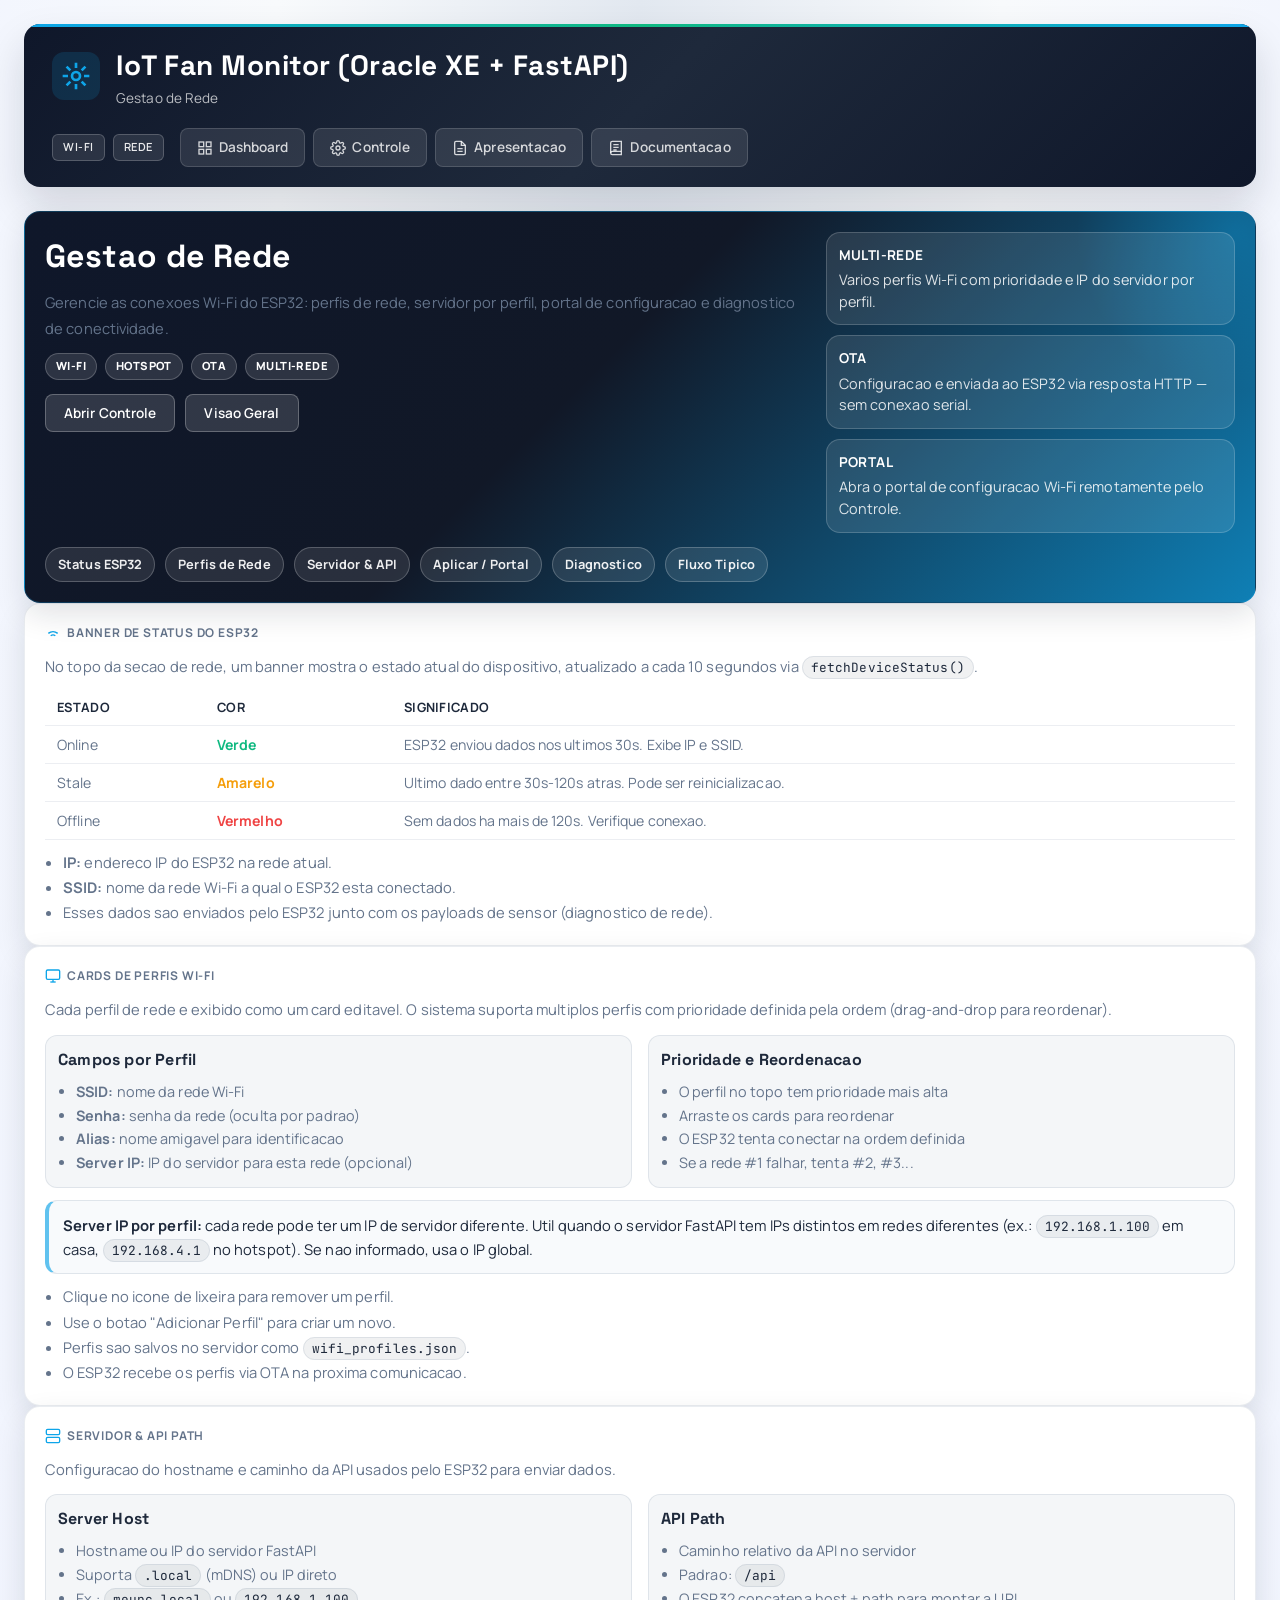
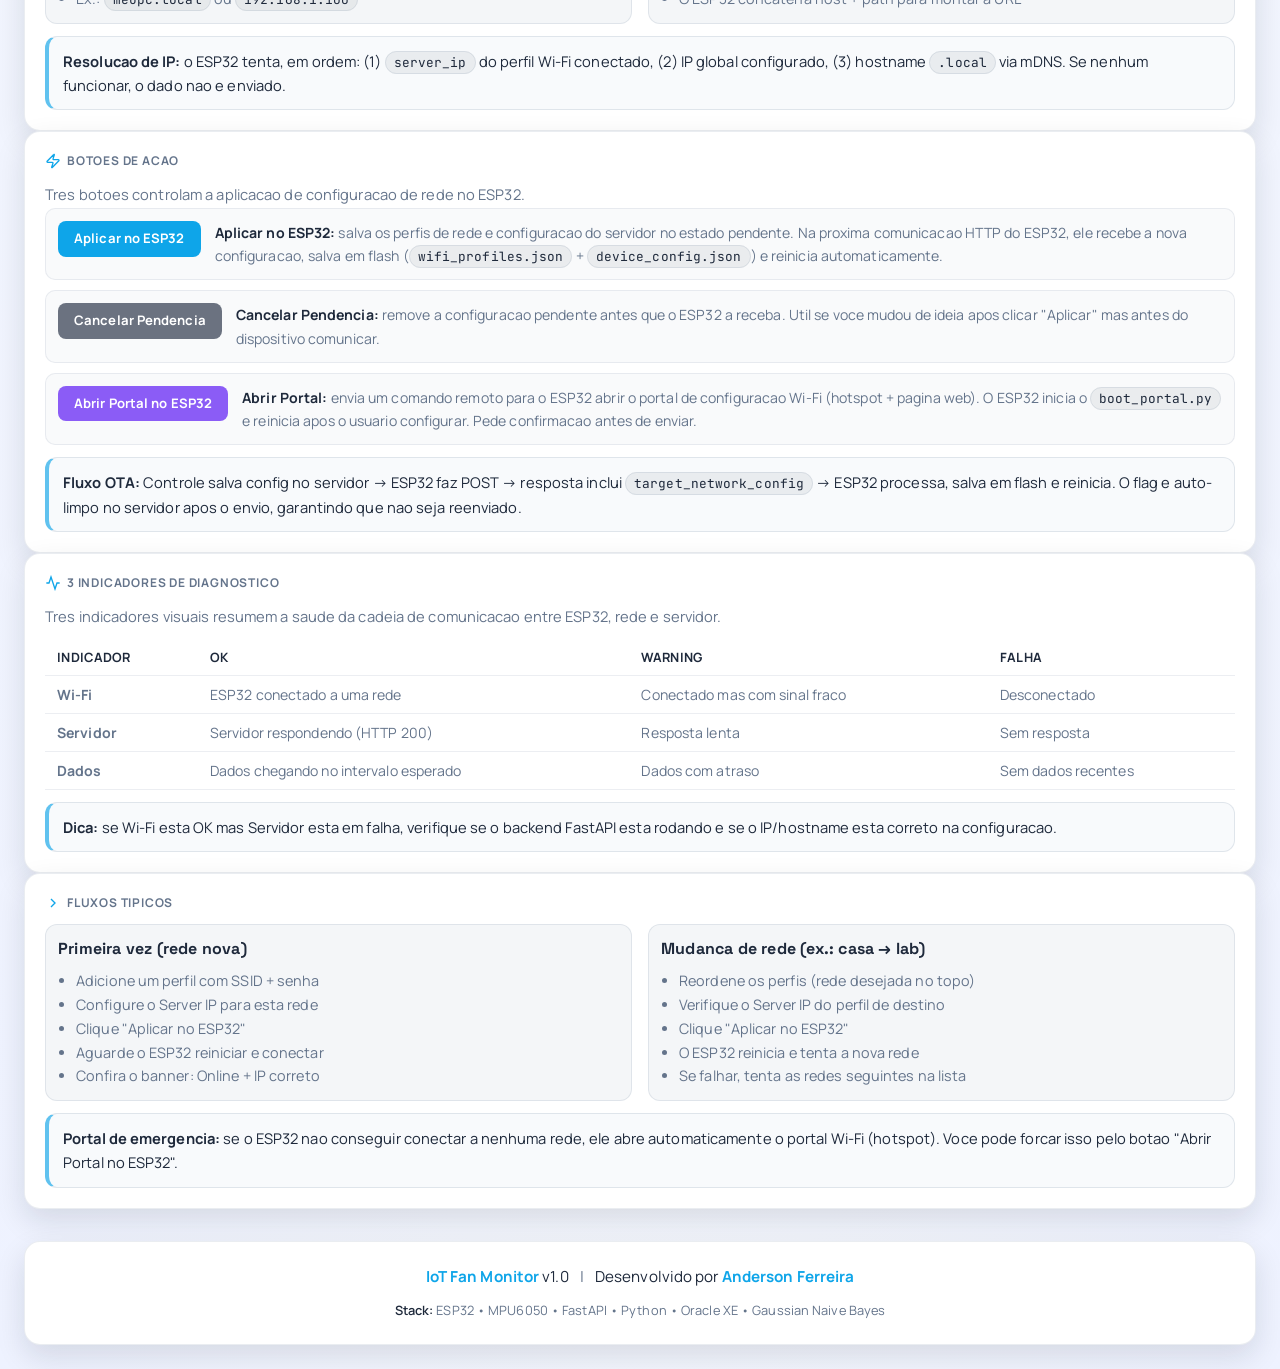
<file: web/doc-rede.html>
﻿<!DOCTYPE html>
<html lang="pt-BR">

<head>
  <meta charset="UTF-8" />
  <meta name="viewport" content="width=device-width, initial-scale=1.0" />
  <meta name="description"
    content="Documentacao detalhada da Gestao de Rede do Painel de Controle IoT Fan Monitor." />
  <meta name="author" content="Anderson Ferreira" />
  <title>Gestao de Rede | IoT Fan Monitor</title>

  <link rel="preconnect" href="https://fonts.googleapis.com" />
  <link rel="preconnect" href="https://fonts.gstatic.com" crossorigin />
  <link
    href="https://fonts.googleapis.com/css2?family=Manrope:wght@400;500;600;700&family=Space+Grotesk:wght@500;700&family=JetBrains+Mono:wght@400;500&display=swap"
    rel="stylesheet" />
  <link rel="stylesheet" href="css/style.css" />

  <style>
    .doc-hero{background:linear-gradient(135deg,#0f172a 0%,#111827 45%,#0ea5e9 120%);color:#fff;position:relative;overflow:hidden;border:1px solid rgba(14,165,233,0.25)}
    .doc-hero::after{content:'';position:absolute;right:-140px;top:-140px;width:320px;height:320px;background:radial-gradient(circle,rgba(14,165,233,0.35),transparent 70%);opacity:0.9}
    .doc-hero-grid{display:grid;grid-template-columns:1.3fr 0.7fr;gap:20px;position:relative;z-index:1}
    .doc-hero h1{font-family:"Space Grotesk",sans-serif;font-size:2.0rem;letter-spacing:0.4px;margin-bottom:10px}
    .doc-subtitle{font-size:1rem;color:rgba(255,255,255,0.92);line-height:1.7}
    .doc-tags{display:flex;flex-wrap:wrap;gap:8px;margin-top:12px}
    .doc-tag{display:inline-flex;align-items:center;gap:6px;padding:4px 10px;border-radius:999px;font-size:0.7rem;font-weight:800;letter-spacing:0.4px;text-transform:uppercase;background:rgba(255,255,255,0.12);border:1px solid rgba(255,255,255,0.20);color:#fff}
    .doc-actions{display:flex;flex-wrap:wrap;gap:10px;margin-top:14px}
    .doc-actions .btn{background:rgba(255,255,255,0.14);color:#fff;border:1px solid rgba(255,255,255,0.25)}
    .doc-actions .btn:hover{background:rgba(255,255,255,0.26)}
    .doc-kpis{display:flex;flex-direction:column;gap:10px}
    .doc-kpi{background:rgba(255,255,255,0.10);border:1px solid rgba(255,255,255,0.18);border-radius:14px;padding:12px}
    .doc-kpi strong{display:block;font-size:0.85rem;letter-spacing:0.4px;text-transform:uppercase}
    .doc-kpi span{display:block;margin-top:4px;font-size:0.9rem;color:rgba(255,255,255,0.85);line-height:1.5}
    .doc-toc{display:flex;flex-wrap:wrap;gap:10px;margin-top:14px}
    .doc-toc a{text-decoration:none;display:inline-flex;align-items:center;gap:6px;padding:7px 12px;border-radius:999px;border:1px solid rgba(148,163,184,0.35);background:rgba(148,163,184,0.12);color:var(--ink-2);font-size:0.8rem;font-weight:700}
    .doc-toc a:hover{border-color:rgba(14,165,233,0.45);background:rgba(14,165,233,0.10)}
    .doc-hero .doc-toc a{color:rgba(255,255,255,0.92);border-color:rgba(255,255,255,0.22);background:rgba(255,255,255,0.10)}
    .doc-hero .doc-toc a:hover{border-color:rgba(255,255,255,0.40);background:rgba(255,255,255,0.16)}
    .doc-hero .doc-inline-code{background:rgba(255,255,255,0.12);border-color:rgba(255,255,255,0.22);color:rgba(255,255,255,0.95)}
    .doc-section p{color:var(--muted);line-height:1.75;font-size:0.92rem}
    .doc-list{margin:10px 0 0;padding-left:18px;color:var(--muted);line-height:1.7;font-size:0.92rem}
    .doc-inline-code{font-family:"JetBrains Mono",monospace;background:rgba(15,23,42,0.06);border:1px solid rgba(148,163,184,0.22);padding:2px 8px;border-radius:999px;font-size:0.8rem;color:var(--ink-2);white-space:nowrap}
    .doc-callout{margin-top:12px;padding:12px 14px;border-radius:12px;background:#f8fafc;border:1px solid rgba(148,163,184,0.25);border-left:4px solid rgba(14,165,233,0.65);color:var(--ink-2);font-size:0.92rem;line-height:1.65}
    .doc-callout strong{color:var(--ink-2)}
    .doc-grid{display:grid;grid-template-columns:1fr 1fr;gap:16px;margin-top:12px}
    .doc-mini{background:rgba(148,163,184,0.10);border:1px solid rgba(148,163,184,0.22);border-radius:12px;padding:12px}
    .doc-mini-title{font-family:"Space Grotesk",sans-serif;font-weight:700;letter-spacing:0.2px;margin-bottom:8px;color:var(--ink-2)}
    .doc-mini ul{margin:0;padding-left:18px;color:var(--muted);line-height:1.65;font-size:0.9rem}
    .doc-btn-ref{display:flex;align-items:flex-start;gap:14px;padding:12px;border-radius:10px;background:rgba(148,163,184,0.06);border:1px solid rgba(148,163,184,0.18);margin-bottom:10px}
    .doc-btn-sample{flex-shrink:0;padding:8px 16px;border-radius:8px;font-weight:700;font-size:0.82rem;font-family:'Manrope',sans-serif;pointer-events:none}
    .doc-btn-desc{font-size:0.88rem;color:var(--muted);line-height:1.65}
    .doc-btn-desc strong{color:var(--ink-2)}
    .doc-table{width:100%;border-collapse:collapse;margin-top:10px;font-size:0.88rem}
    .doc-table th,.doc-table td{padding:8px 12px;text-align:left;border-bottom:1px solid rgba(148,163,184,0.18)}
    .doc-table th{font-weight:700;color:var(--ink-2);font-size:0.8rem;text-transform:uppercase;letter-spacing:0.3px}
    .doc-table td{color:var(--muted)}
    @media(max-width:980px){.doc-hero-grid{grid-template-columns:1fr}.doc-grid{grid-template-columns:1fr}}
  </style>
</head>

<body>
  <div class="container">
    <header>
      <div class="header-brand">
        <div class="brand-icon">
          <svg width="32" height="32" viewBox="0 0 24 24" fill="none" stroke="currentColor" stroke-width="2">
            <path d="M12 2v4m0 12v4M4.93 4.93l2.83 2.83m8.48 8.48l2.83 2.83M2 12h4m12 0h4M4.93 19.07l2.83-2.83m8.48-8.48l2.83-2.83" />
            <circle cx="12" cy="12" r="3" />
          </svg>
        </div>
        <div class="brand-text">
          <h1>IoT Fan Monitor (Oracle XE + FastAPI)</h1>
          <div class="brand-subtitle">Gestao de Rede</div>
        </div>
      </div>
      <div class="header-meta">
        <div class="tech-stack">
          <span class="tech-badge">Wi-Fi</span>
          <span class="tech-badge">Rede</span>
        </div>
        <nav class="header-nav">
          <a class="nav-link" href="index.html" target="_blank" rel="noopener">
            <svg width="16" height="16" viewBox="0 0 24 24" fill="none" stroke="currentColor" stroke-width="2"><rect x="3" y="3" width="7" height="7"/><rect x="14" y="3" width="7" height="7"/><rect x="14" y="14" width="7" height="7"/><rect x="3" y="14" width="7" height="7"/></svg>
            Dashboard
          </a>
          <a class="nav-link" href="control.html" target="_blank" rel="noopener">
            <svg width="16" height="16" viewBox="0 0 24 24" fill="none" stroke="currentColor" stroke-width="2"><circle cx="12" cy="12" r="3"/><path d="M19.4 15a1.65 1.65 0 0 0 .33 1.82l.06.06a2 2 0 0 1-2.83 2.83l-.06-.06a1.65 1.65 0 0 0-1.82-.33 1.65 1.65 0 0 0-1 1.51V21a2 2 0 0 1-4 0v-.09A1.65 1.65 0 0 0 9 19.4a1.65 1.65 0 0 0-1.82.33l-.06.06a2 2 0 0 1-2.83-2.83l.06-.06A1.65 1.65 0 0 0 4.68 15a1.65 1.65 0 0 0-1.51-1H3a2 2 0 0 1 0-4h.09A1.65 1.65 0 0 0 4.6 9a1.65 1.65 0 0 0-.33-1.82l-.06-.06a2 2 0 0 1 2.83-2.83l.06.06A1.65 1.65 0 0 0 9 4.68a1.65 1.65 0 0 0 1-1.51V3a2 2 0 0 1 4 0v.09a1.65 1.65 0 0 0 1 1.51 1.65 1.65 0 0 0 1.82-.33l.06-.06a2 2 0 0 1 2.83 2.83l-.06.06A1.65 1.65 0 0 0 19.4 9a1.65 1.65 0 0 0 1.51 1H21a2 2 0 0 1 0 4h-.09a1.65 1.65 0 0 0-1.51 1z"/></svg>
            Controle
          </a>
          <a class="nav-link" href="apresent.html" target="_blank" rel="noopener">
            <svg width="16" height="16" viewBox="0 0 24 24" fill="none" stroke="currentColor" stroke-width="2"><path d="M14 2H6a2 2 0 0 0-2 2v16a2 2 0 0 0 2 2h12a2 2 0 0 0 2-2V8z"/><polyline points="14 2 14 8 20 8"/><line x1="16" y1="13" x2="8" y2="13"/><line x1="16" y1="17" x2="8" y2="17"/></svg>
            Apresentacao
          </a>
          <a class="nav-link" href="documentacao.html">
            <svg width="16" height="16" viewBox="0 0 24 24" fill="none" stroke="currentColor" stroke-width="2"><path d="M4 19.5A2.5 2.5 0 0 1 6.5 17H20"/><path d="M6.5 2H20v20H6.5A2.5 2.5 0 0 1 4 19.5v-15A2.5 2.5 0 0 1 6.5 2z"/><line x1="8" y1="7" x2="16" y2="7"/><line x1="8" y1="11" x2="16" y2="11"/><line x1="8" y1="15" x2="13" y2="15"/></svg>
            Documentacao
          </a>
        </nav>
      </div>
    </header>

    <!-- Hero -->
    <section class="card doc-hero doc-section" id="topo">
      <div class="doc-hero-grid">
        <div>
          <h1>Gestao de Rede</h1>
          <p class="doc-subtitle">
            Gerencie as conexoes Wi-Fi do ESP32: perfis de rede, servidor por perfil,
            portal de configuracao e diagnostico de conectividade.
          </p>
          <div class="doc-tags">
            <span class="doc-tag">Wi-Fi</span>
            <span class="doc-tag">Hotspot</span>
            <span class="doc-tag">OTA</span>
            <span class="doc-tag">Multi-Rede</span>
          </div>
          <div class="doc-actions">
            <a class="btn" href="control.html" target="_blank" rel="noopener">Abrir Controle</a>
            <a class="btn" href="documentacao.html#controle" target="_blank" rel="noopener">Visao Geral</a>
          </div>
        </div>
        <div class="doc-kpis">
          <div class="doc-kpi">
            <strong>Multi-rede</strong>
            <span>Varios perfis Wi-Fi com prioridade e IP do servidor por perfil.</span>
          </div>
          <div class="doc-kpi">
            <strong>OTA</strong>
            <span>Configuracao e enviada ao ESP32 via resposta HTTP — sem conexao serial.</span>
          </div>
          <div class="doc-kpi">
            <strong>Portal</strong>
            <span>Abra o portal de configuracao Wi-Fi remotamente pelo Controle.</span>
          </div>
        </div>
      </div>

      <div class="doc-toc">
        <a href="#status-esp">Status ESP32</a>
        <a href="#perfis">Perfis de Rede</a>
        <a href="#servidor">Servidor &amp; API</a>
        <a href="#aplicar">Aplicar / Portal</a>
        <a href="#diagnostico-rede">Diagnostico</a>
        <a href="#fluxo">Fluxo Tipico</a>
      </div>
    </section>

    <!-- Status ESP32 -->
    <section class="card doc-section" id="status-esp">
      <div class="card-title">
        <svg width="16" height="16" viewBox="0 0 24 24" fill="none" stroke="currentColor" stroke-width="2" style="vertical-align:middle;margin-right:6px;">
          <path d="M5 12.55a11 11 0 0 1 14 0"/><path d="M8.53 16.11a6 6 0 0 1 6.95 0"/><line x1="12" y1="20" x2="12.01" y2="20"/>
        </svg>
        Banner de Status do ESP32
      </div>
      <p>
        No topo da secao de rede, um banner mostra o estado atual do dispositivo, atualizado a cada 10 segundos
        via <span class="doc-inline-code">fetchDeviceStatus()</span>.
      </p>

      <table class="doc-table">
        <thead>
          <tr><th>Estado</th><th>Cor</th><th>Significado</th></tr>
        </thead>
        <tbody>
          <tr><td>Online</td><td style="color:#10b981;font-weight:700;">Verde</td><td>ESP32 enviou dados nos ultimos 30s. Exibe IP e SSID.</td></tr>
          <tr><td>Stale</td><td style="color:#f59e0b;font-weight:700;">Amarelo</td><td>Ultimo dado entre 30s-120s atras. Pode ser reinicializacao.</td></tr>
          <tr><td>Offline</td><td style="color:#ef4444;font-weight:700;">Vermelho</td><td>Sem dados ha mais de 120s. Verifique conexao.</td></tr>
        </tbody>
      </table>

      <ul class="doc-list">
        <li><strong>IP:</strong> endereco IP do ESP32 na rede atual.</li>
        <li><strong>SSID:</strong> nome da rede Wi-Fi a qual o ESP32 esta conectado.</li>
        <li>Esses dados sao enviados pelo ESP32 junto com os payloads de sensor (diagnostico de rede).</li>
      </ul>
    </section>

    <!-- Perfis de Rede -->
    <section class="card doc-section" id="perfis">
      <div class="card-title">
        <svg width="16" height="16" viewBox="0 0 24 24" fill="none" stroke="currentColor" stroke-width="2" style="vertical-align:middle;margin-right:6px;">
          <rect x="2" y="3" width="20" height="14" rx="2" ry="2"/><line x1="8" y1="21" x2="16" y2="21"/><line x1="12" y1="17" x2="12" y2="21"/>
        </svg>
        Cards de Perfis Wi-Fi
      </div>
      <p>
        Cada perfil de rede e exibido como um card editavel. O sistema suporta multiplos perfis com prioridade
        definida pela ordem (drag-and-drop para reordenar).
      </p>

      <div class="doc-grid">
        <div class="doc-mini">
          <div class="doc-mini-title">Campos por Perfil</div>
          <ul>
            <li><strong>SSID:</strong> nome da rede Wi-Fi</li>
            <li><strong>Senha:</strong> senha da rede (oculta por padrao)</li>
            <li><strong>Alias:</strong> nome amigavel para identificacao</li>
            <li><strong>Server IP:</strong> IP do servidor para esta rede (opcional)</li>
          </ul>
        </div>
        <div class="doc-mini">
          <div class="doc-mini-title">Prioridade e Reordenacao</div>
          <ul>
            <li>O perfil no topo tem prioridade mais alta</li>
            <li>Arraste os cards para reordenar</li>
            <li>O ESP32 tenta conectar na ordem definida</li>
            <li>Se a rede #1 falhar, tenta #2, #3...</li>
          </ul>
        </div>
      </div>

      <div class="doc-callout">
        <strong>Server IP por perfil:</strong> cada rede pode ter um IP de servidor diferente. Util quando o
        servidor FastAPI tem IPs distintos em redes diferentes (ex.: <span class="doc-inline-code">192.168.1.100</span> em casa,
        <span class="doc-inline-code">192.168.4.1</span> no hotspot). Se nao informado, usa o IP global.
      </div>

      <ul class="doc-list">
        <li>Clique no icone de lixeira para remover um perfil.</li>
        <li>Use o botao "Adicionar Perfil" para criar um novo.</li>
        <li>Perfis sao salvos no servidor como <span class="doc-inline-code">wifi_profiles.json</span>.</li>
        <li>O ESP32 recebe os perfis via OTA na proxima comunicacao.</li>
      </ul>
    </section>

    <!-- Servidor & API -->
    <section class="card doc-section" id="servidor">
      <div class="card-title">
        <svg width="16" height="16" viewBox="0 0 24 24" fill="none" stroke="currentColor" stroke-width="2" style="vertical-align:middle;margin-right:6px;">
          <rect x="2" y="2" width="20" height="8" rx="2" ry="2"/><rect x="2" y="14" width="20" height="8" rx="2" ry="2"/><line x1="6" y1="6" x2="6.01" y2="6"/><line x1="6" y1="18" x2="6.01" y2="18"/>
        </svg>
        Servidor &amp; API Path
      </div>
      <p>
        Configuracao do hostname e caminho da API usados pelo ESP32 para enviar dados.
      </p>

      <div class="doc-grid">
        <div class="doc-mini">
          <div class="doc-mini-title">Server Host</div>
          <ul>
            <li>Hostname ou IP do servidor FastAPI</li>
            <li>Suporta <span class="doc-inline-code">.local</span> (mDNS) ou IP direto</li>
            <li>Ex.: <span class="doc-inline-code">meupc.local</span> ou <span class="doc-inline-code">192.168.1.100</span></li>
          </ul>
        </div>
        <div class="doc-mini">
          <div class="doc-mini-title">API Path</div>
          <ul>
            <li>Caminho relativo da API no servidor</li>
            <li>Padrao: <span class="doc-inline-code">/api</span></li>
            <li>O ESP32 concatena host + path para montar a URL</li>
          </ul>
        </div>
      </div>

      <div class="doc-callout">
        <strong>Resolucao de IP:</strong> o ESP32 tenta, em ordem: (1) <span class="doc-inline-code">server_ip</span>
        do perfil Wi-Fi conectado, (2) IP global configurado, (3) hostname <span class="doc-inline-code">.local</span> via mDNS.
        Se nenhum funcionar, o dado nao e enviado.
      </div>
    </section>

    <!-- Aplicar / Portal -->
    <section class="card doc-section" id="aplicar">
      <div class="card-title">
        <svg width="16" height="16" viewBox="0 0 24 24" fill="none" stroke="currentColor" stroke-width="2" style="vertical-align:middle;margin-right:6px;">
          <path d="M4 14a1 1 0 0 1-.78-1.63l9.9-10.2a.5.5 0 0 1 .86.46l-1.92 6.02A1 1 0 0 0 13 10h7a1 1 0 0 1 .78 1.63l-9.9 10.2a.5.5 0 0 1-.86-.46l1.92-6.02A1 1 0 0 0 11 14z"/>
        </svg>
        Botoes de Acao
      </div>
      <p>
        Tres botoes controlam a aplicacao de configuracao de rede no ESP32.
      </p>

      <div class="doc-btn-ref">
        <span class="doc-btn-sample" style="background:#0ea5e9;color:#fff;">Aplicar no ESP32</span>
        <div class="doc-btn-desc">
          <strong>Aplicar no ESP32:</strong> salva os perfis de rede e configuracao do servidor no estado pendente.
          Na proxima comunicacao HTTP do ESP32, ele recebe a nova configuracao, salva em flash
          (<span class="doc-inline-code">wifi_profiles.json</span> + <span class="doc-inline-code">device_config.json</span>)
          e reinicia automaticamente.
        </div>
      </div>

      <div class="doc-btn-ref">
        <span class="doc-btn-sample" style="background:#6b7280;color:#fff;">Cancelar Pendencia</span>
        <div class="doc-btn-desc">
          <strong>Cancelar Pendencia:</strong> remove a configuracao pendente antes que o ESP32 a receba.
          Util se voce mudou de ideia apos clicar "Aplicar" mas antes do dispositivo comunicar.
        </div>
      </div>

      <div class="doc-btn-ref">
        <span class="doc-btn-sample" style="background:#8b5cf6;color:#fff;">Abrir Portal no ESP32</span>
        <div class="doc-btn-desc">
          <strong>Abrir Portal:</strong> envia um comando remoto para o ESP32 abrir o portal de configuracao Wi-Fi
          (hotspot + pagina web). O ESP32 inicia o <span class="doc-inline-code">boot_portal.py</span> e reinicia
          apos o usuario configurar. Pede confirmacao antes de enviar.
        </div>
      </div>

      <div class="doc-callout">
        <strong>Fluxo OTA:</strong> Controle salva config no servidor &rarr; ESP32 faz POST &rarr; resposta inclui
        <span class="doc-inline-code">target_network_config</span> &rarr; ESP32 processa, salva em flash e reinicia.
        O flag e auto-limpo no servidor apos o envio, garantindo que nao seja reenviado.
      </div>
    </section>

    <!-- Diagnostico de Rede -->
    <section class="card doc-section" id="diagnostico-rede">
      <div class="card-title">
        <svg width="16" height="16" viewBox="0 0 24 24" fill="none" stroke="currentColor" stroke-width="2" style="vertical-align:middle;margin-right:6px;">
          <path d="M22 12h-4l-3 9L9 3l-3 9H2"/>
        </svg>
        3 Indicadores de Diagnostico
      </div>
      <p>
        Tres indicadores visuais resumem a saude da cadeia de comunicacao entre ESP32, rede e servidor.
      </p>

      <table class="doc-table">
        <thead>
          <tr><th>Indicador</th><th>OK</th><th>Warning</th><th>Falha</th></tr>
        </thead>
        <tbody>
          <tr>
            <td><strong>Wi-Fi</strong></td>
            <td>ESP32 conectado a uma rede</td>
            <td>Conectado mas com sinal fraco</td>
            <td>Desconectado</td>
          </tr>
          <tr>
            <td><strong>Servidor</strong></td>
            <td>Servidor respondendo (HTTP 200)</td>
            <td>Resposta lenta</td>
            <td>Sem resposta</td>
          </tr>
          <tr>
            <td><strong>Dados</strong></td>
            <td>Dados chegando no intervalo esperado</td>
            <td>Dados com atraso</td>
            <td>Sem dados recentes</td>
          </tr>
        </tbody>
      </table>

      <div class="doc-callout">
        <strong>Dica:</strong> se Wi-Fi esta OK mas Servidor esta em falha, verifique se o backend FastAPI esta rodando
        e se o IP/hostname esta correto na configuracao.
      </div>
    </section>

    <!-- Fluxo Tipico -->
    <section class="card doc-section" id="fluxo">
      <div class="card-title">
        <svg width="16" height="16" viewBox="0 0 24 24" fill="none" stroke="currentColor" stroke-width="2" style="vertical-align:middle;margin-right:6px;">
          <path d="M9 18l6-6-6-6"/>
        </svg>
        Fluxos Tipicos
      </div>

      <div class="doc-grid">
        <div class="doc-mini">
          <div class="doc-mini-title">Primeira vez (rede nova)</div>
          <ul>
            <li>Adicione um perfil com SSID + senha</li>
            <li>Configure o Server IP para esta rede</li>
            <li>Clique "Aplicar no ESP32"</li>
            <li>Aguarde o ESP32 reiniciar e conectar</li>
            <li>Confira o banner: Online + IP correto</li>
          </ul>
        </div>
        <div class="doc-mini">
          <div class="doc-mini-title">Mudanca de rede (ex.: casa &rarr; lab)</div>
          <ul>
            <li>Reordene os perfis (rede desejada no topo)</li>
            <li>Verifique o Server IP do perfil de destino</li>
            <li>Clique "Aplicar no ESP32"</li>
            <li>O ESP32 reinicia e tenta a nova rede</li>
            <li>Se falhar, tenta as redes seguintes na lista</li>
          </ul>
        </div>
      </div>

      <div class="doc-callout">
        <strong>Portal de emergencia:</strong> se o ESP32 nao conseguir conectar a nenhuma rede, ele abre
        automaticamente o portal Wi-Fi (hotspot). Voce pode forcar isso pelo botao "Abrir Portal no ESP32".
      </div>
    </section>

    <footer class="footer">
      <div class="footer-content">
        <div class="footer-brand">
          <strong>IoT Fan Monitor</strong> v1.0
          <span class="footer-separator">|</span>
          Desenvolvido por <strong>Anderson Ferreira</strong>
        </div>
        <div class="footer-tech">
          <span>Stack:</span>
          ESP32 &bull; MPU6050 &bull; FastAPI &bull; Python &bull; Oracle XE &bull; Gaussian Naive Bayes
        </div>
      </div>
    </footer>
  </div>
</body>

</html>
</file>
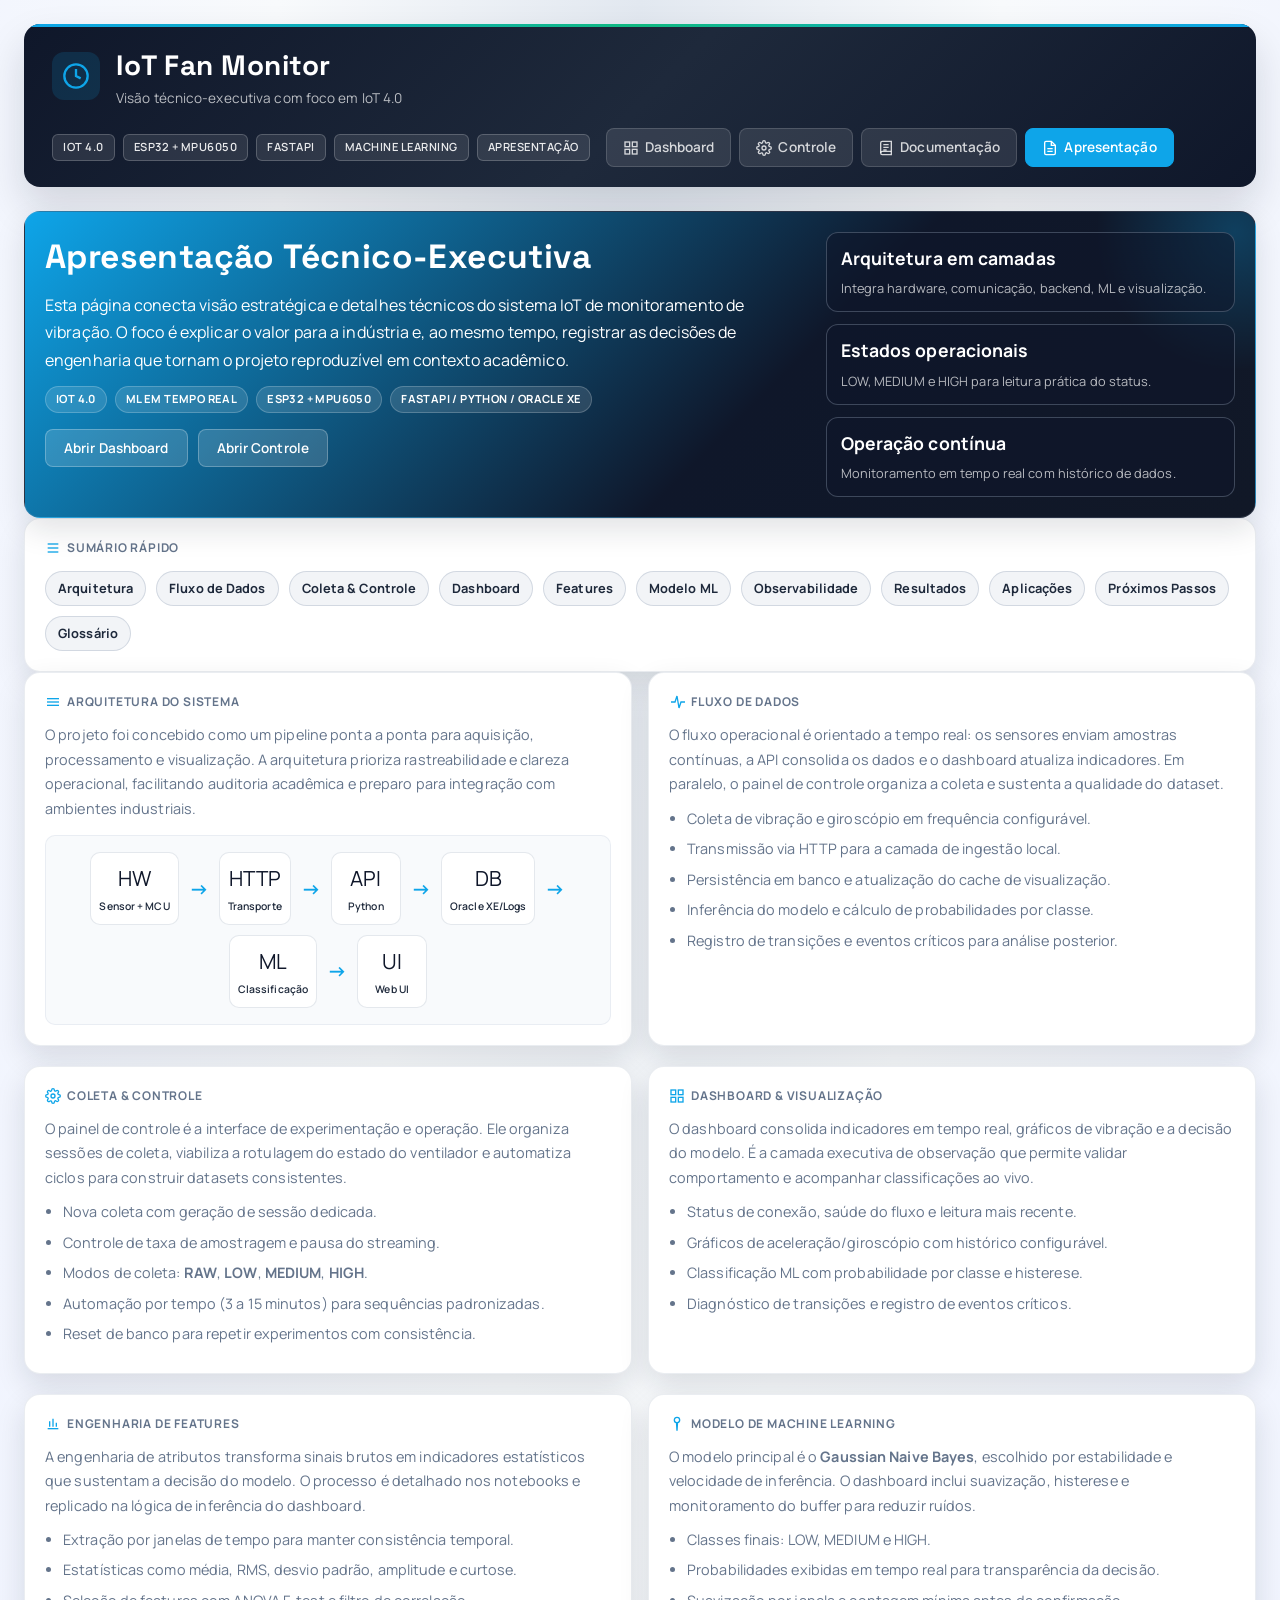
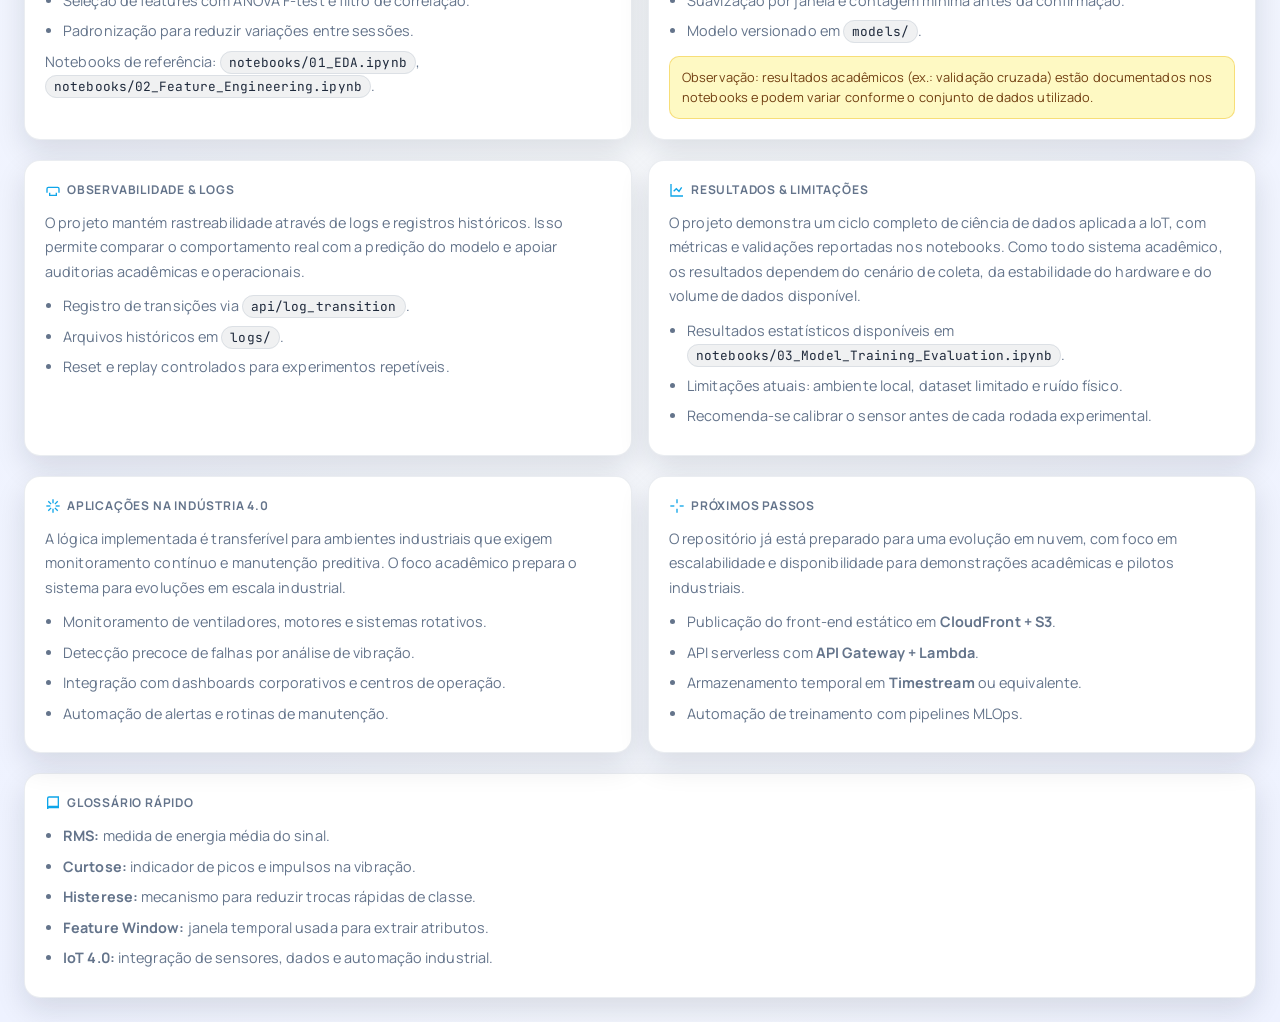
<file: web/docs.html>
﻿<!DOCTYPE html>
<html lang="pt-BR">

<head>
  <meta charset="UTF-8" />
  <meta name="viewport" content="width=device-width, initial-scale=1.0" />
  <meta http-equiv="refresh" content="0; url=apresent.html" />
  <meta name="robots" content="noindex" />
  <title>Redirecionando... | IoT Fan Monitor (Oracle XE + FastAPI)</title>
  <link rel="stylesheet" href="css/style.css" />
</head>

<body>
  <div class="container">
    <header>
      <div class="header-brand">
        <div class="brand-icon">
          <svg width="32" height="32" viewBox="0 0 24 24" fill="none" stroke="currentColor" stroke-width="2">
            <path d="M12 2v4m0 12v4M4.93 4.93l2.83 2.83m8.48 8.48l2.83 2.83M2 12h4m12 0h4M4.93 19.07l2.83-2.83m8.48-8.48l2.83-2.83" />
            <circle cx="12" cy="12" r="3" />
          </svg>
        </div>
        <div class="brand-text">
          <h1>IoT Fan Monitor (Oracle XE + FastAPI)</h1>
          <div class="brand-subtitle">Atalho</div>
        </div>
      </div>
      <div class="header-meta">
        <nav class="header-nav">
          <a class="nav-link" href="apresent.html">Apresenta��o</a>
          <a class="nav-link" href="documentacao.html">Documenta��o</a>
          <a class="nav-link" href="index.html">Dashboard</a>
          <a class="nav-link" href="control.html">Controle</a>
        </nav>
      </div>
    </header>

    <div class="card" style="margin-top:24px;">
      <div class="card-title">P�gina renomeada</div>
      <p style="color: var(--muted); line-height: 1.7;">
        A p�gina <strong>docs.html</strong> foi renomeada para <a href="apresent.html"><strong>apresent.html</strong></a>.
        Se o redirecionamento n�o ocorrer automaticamente, clique no link acima.
      </p>
    </div>
  </div>

  <script>
    // Redirecionamento imediato mantendo compatibilidade com links antigos.
    try { window.location.replace('apresent.html'); } catch (e) { /* ignore */ }
  </script>
</body>

</html>
</file>
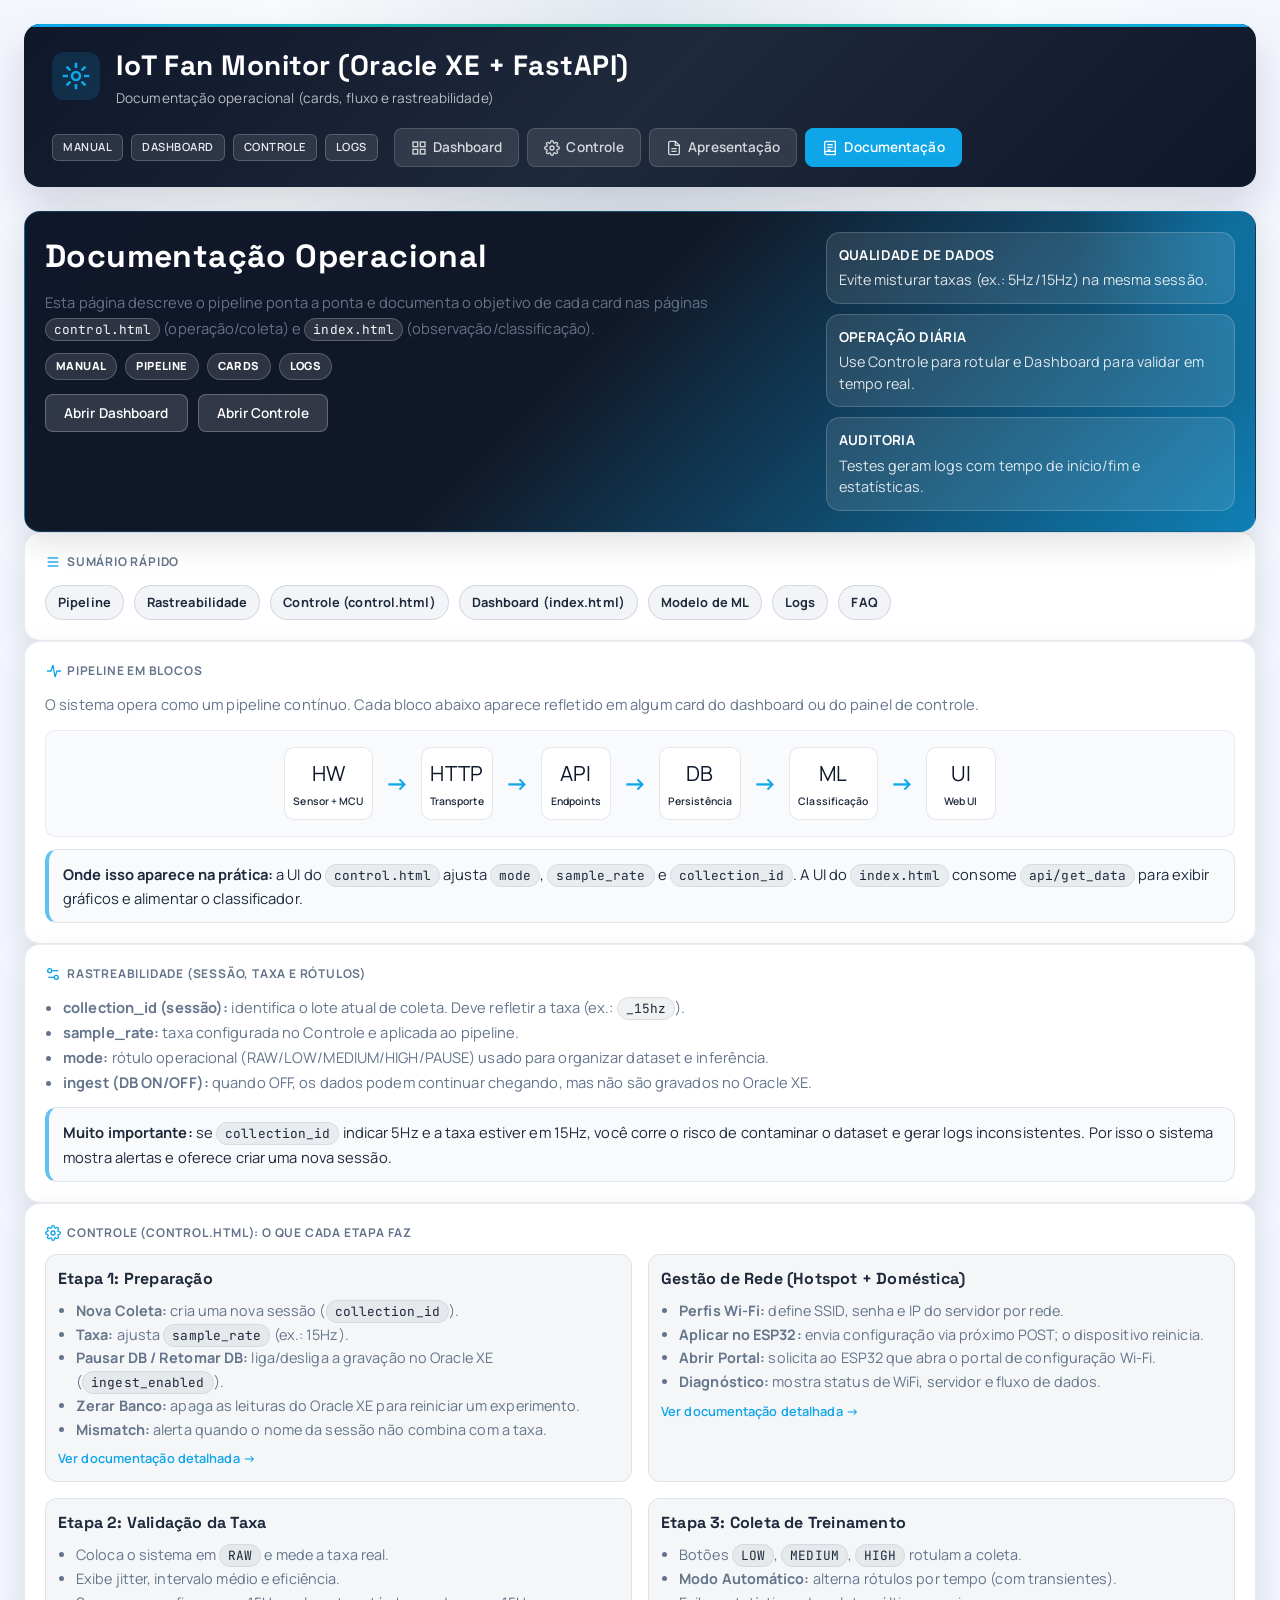
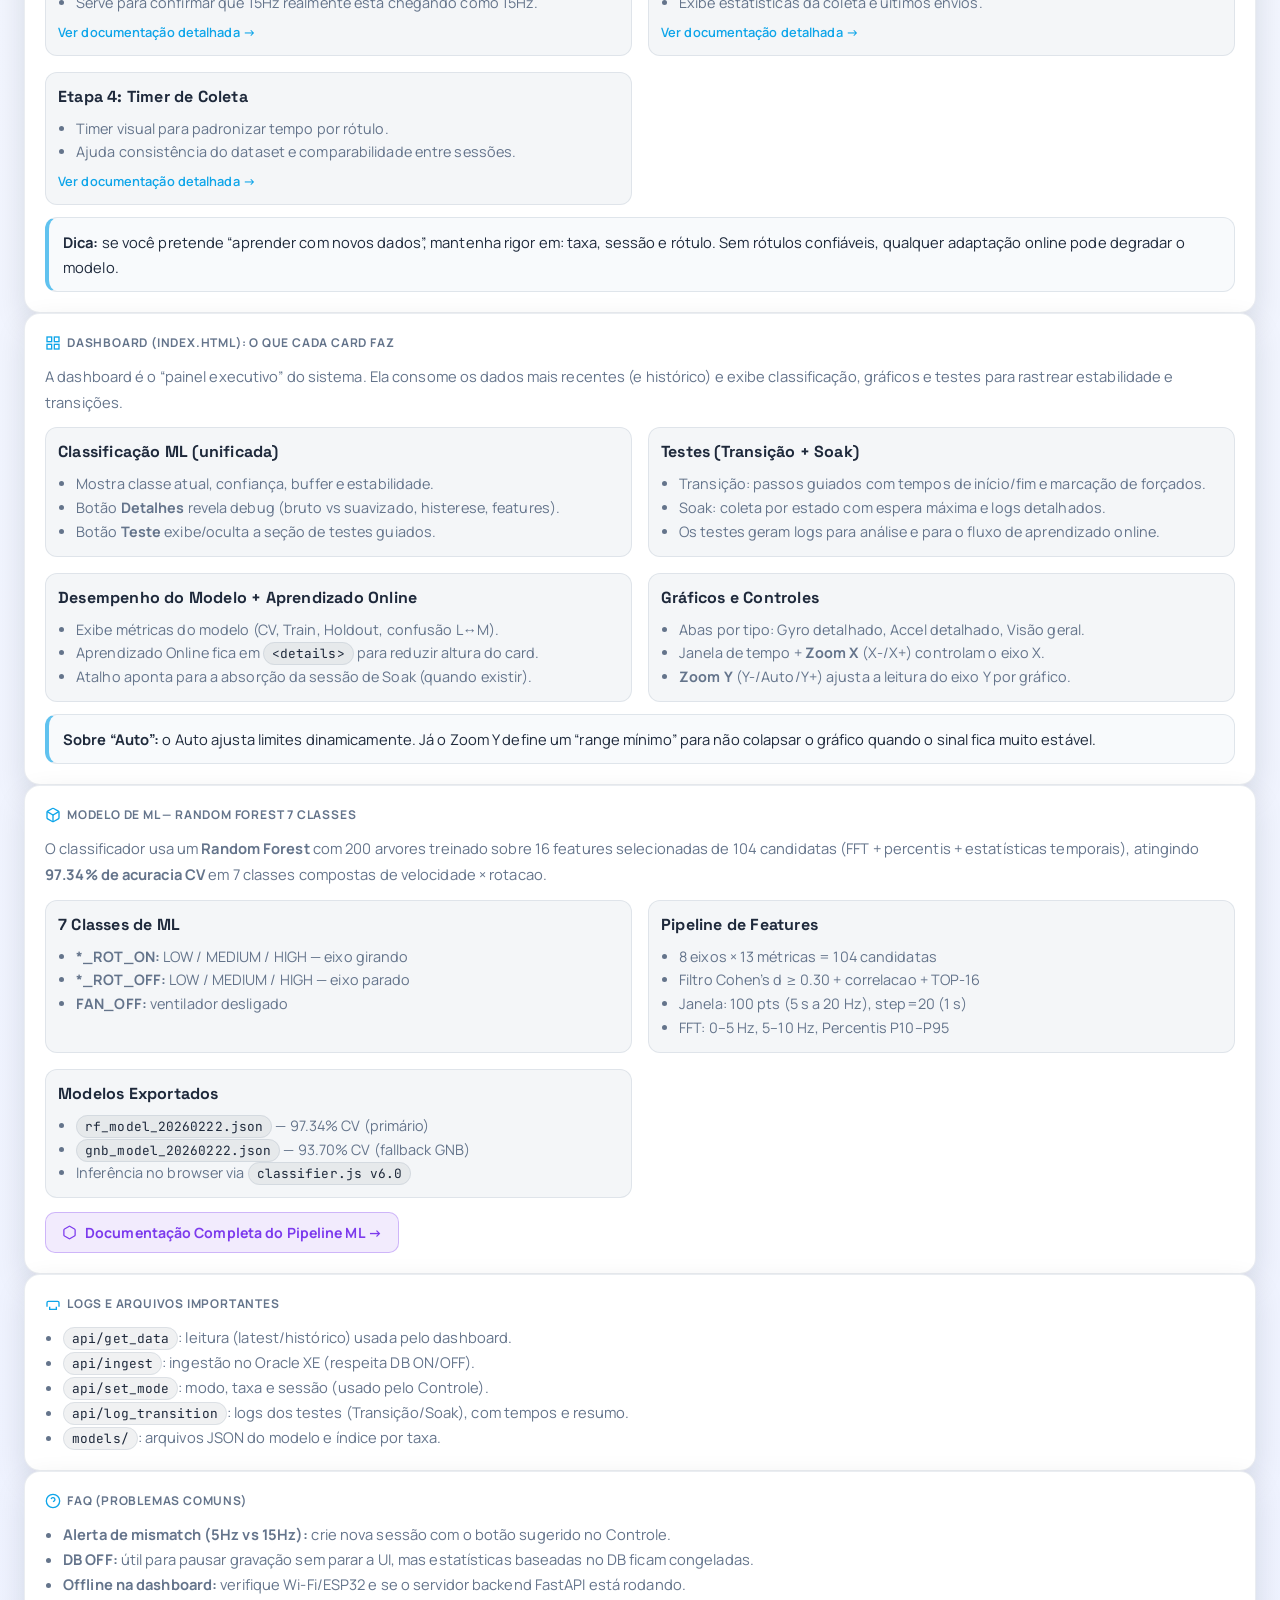
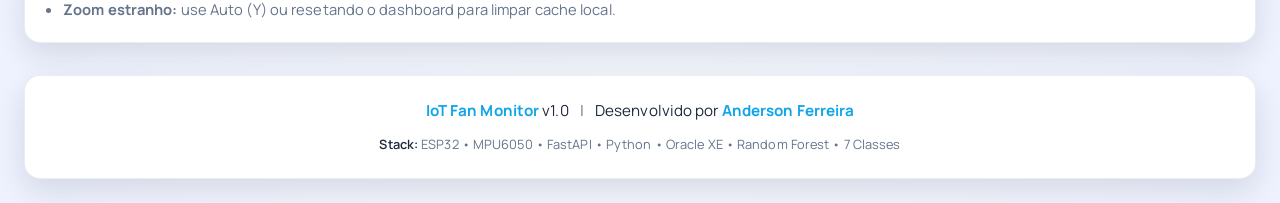
<file: web/documentacao.html>
﻿<!DOCTYPE html>
<html lang="pt-BR">

<head>
  <meta charset="UTF-8" />
  <meta name="viewport" content="width=device-width, initial-scale=1.0" />
  <meta name="description"
    content="Documentação operacional do IoT Fan Monitor: pipeline, rastreabilidade e o que cada card faz no Dashboard e no Controle." />
  <meta name="author" content="Anderson Ferreira" />
  <title>Documentação Operacional | IoT Fan Monitor (Oracle XE + FastAPI)</title>

  <link rel="preconnect" href="https://fonts.googleapis.com" />
  <link rel="preconnect" href="https://fonts.gstatic.com" crossorigin />
  <link
    href="https://fonts.googleapis.com/css2?family=Manrope:wght@400;500;600;700&family=Space+Grotesk:wght@500;700&family=JetBrains+Mono:wght@400;500&display=swap"
    rel="stylesheet" />
  <link rel="stylesheet" href="css/style.css" />

  <style>
    .doc-hero {
      background: linear-gradient(135deg, #0f172a 0%, #111827 45%, #0ea5e9 120%);
      color: #fff;
      position: relative;
      overflow: hidden;
      border: 1px solid rgba(14, 165, 233, 0.25);
    }

    .doc-hero::after {
      content: '';
      position: absolute;
      right: -140px;
      top: -140px;
      width: 320px;
      height: 320px;
      background: radial-gradient(circle, rgba(14, 165, 233, 0.35), transparent 70%);
      opacity: 0.9;
    }

    .doc-hero-grid {
      display: grid;
      grid-template-columns: 1.3fr 0.7fr;
      gap: 20px;
      position: relative;
      z-index: 1;
    }

    .doc-hero h1 {
      font-family: "Space Grotesk", sans-serif;
      font-size: 2.0rem;
      letter-spacing: 0.4px;
      margin-bottom: 10px;
    }

    .doc-subtitle {
      font-size: 1rem;
      color: rgba(255, 255, 255, 0.92);
      line-height: 1.7;
    }

    .doc-tags {
      display: flex;
      flex-wrap: wrap;
      gap: 8px;
      margin-top: 12px;
    }

    .doc-tag {
      display: inline-flex;
      align-items: center;
      gap: 6px;
      padding: 4px 10px;
      border-radius: 999px;
      font-size: 0.7rem;
      font-weight: 800;
      letter-spacing: 0.4px;
      text-transform: uppercase;
      background: rgba(255, 255, 255, 0.12);
      border: 1px solid rgba(255, 255, 255, 0.20);
      color: #fff;
    }

    .doc-actions {
      display: flex;
      flex-wrap: wrap;
      gap: 10px;
      margin-top: 14px;
    }

    .doc-actions .btn {
      background: rgba(255, 255, 255, 0.14);
      color: #fff;
      border: 1px solid rgba(255, 255, 255, 0.25);
    }

    .doc-actions .btn:hover {
      background: rgba(255, 255, 255, 0.26);
    }

    .doc-kpis {
      display: flex;
      flex-direction: column;
      gap: 10px;
    }

    .doc-kpi {
      background: rgba(255, 255, 255, 0.10);
      border: 1px solid rgba(255, 255, 255, 0.18);
      border-radius: 14px;
      padding: 12px;
    }

    .doc-kpi strong {
      display: block;
      font-size: 0.85rem;
      letter-spacing: 0.4px;
      text-transform: uppercase;
    }

    .doc-kpi span {
      display: block;
      margin-top: 4px;
      font-size: 0.9rem;
      color: rgba(255, 255, 255, 0.85);
      line-height: 1.5;
    }

    .doc-toc {
      display: flex;
      flex-wrap: wrap;
      gap: 10px;
      margin-top: 14px;
    }

    .doc-toc a {
      text-decoration: none;
      display: inline-flex;
      align-items: center;
      gap: 6px;
      padding: 7px 12px;
      border-radius: 999px;
      border: 1px solid rgba(148, 163, 184, 0.35);
      background: rgba(148, 163, 184, 0.12);
      color: var(--ink-2);
      font-size: 0.8rem;
      font-weight: 700;
    }

    .doc-toc a:hover {
      border-color: rgba(14, 165, 233, 0.45);
      background: rgba(14, 165, 233, 0.10);
    }

    /* Hero is dark; force readable TOC chips and inline-code. */
    .doc-hero .doc-toc a {
      color: rgba(255, 255, 255, 0.92);
      border-color: rgba(255, 255, 255, 0.22);
      background: rgba(255, 255, 255, 0.10);
    }

    .doc-hero .doc-toc a:hover {
      border-color: rgba(255, 255, 255, 0.40);
      background: rgba(255, 255, 255, 0.16);
    }

    .doc-hero .doc-inline-code {
      background: rgba(255, 255, 255, 0.12);
      border-color: rgba(255, 255, 255, 0.22);
      color: rgba(255, 255, 255, 0.95);
    }

    .doc-section p {
      color: var(--muted);
      line-height: 1.75;
      font-size: 0.92rem;
    }

    .doc-list {
      margin: 10px 0 0;
      padding-left: 18px;
      color: var(--muted);
      line-height: 1.7;
      font-size: 0.92rem;
    }

    .doc-inline-code {
      font-family: "JetBrains Mono", monospace;
      background: rgba(15, 23, 42, 0.06);
      border: 1px solid rgba(148, 163, 184, 0.22);
      padding: 2px 8px;
      border-radius: 999px;
      font-size: 0.8rem;
      color: var(--ink-2);
      white-space: nowrap;
    }

    .doc-callout {
      margin-top: 12px;
      padding: 12px 14px;
      border-radius: 12px;
      background: #f8fafc;
      border: 1px solid rgba(148, 163, 184, 0.25);
      border-left: 4px solid rgba(14, 165, 233, 0.65);
      color: var(--ink-2);
      font-size: 0.92rem;
      line-height: 1.65;
    }

    .doc-callout strong {
      color: var(--ink-2);
    }

    .doc-grid {
      display: grid;
      grid-template-columns: 1fr 1fr;
      gap: 16px;
      margin-top: 12px;
    }

    .doc-mini {
      background: rgba(148, 163, 184, 0.10);
      border: 1px solid rgba(148, 163, 184, 0.22);
      border-radius: 12px;
      padding: 12px;
    }

    .doc-mini-title {
      font-family: "Space Grotesk", sans-serif;
      font-weight: 700;
      letter-spacing: 0.2px;
      margin-bottom: 8px;
      color: var(--ink-2);
    }

    .doc-mini ul {
      margin: 0;
      padding-left: 18px;
      color: var(--muted);
      line-height: 1.65;
      font-size: 0.9rem;
    }

    @media (max-width: 980px) {
      .doc-hero-grid {
        grid-template-columns: 1fr;
      }

      .doc-grid {
        grid-template-columns: 1fr;
      }
    }
  </style>
</head>

<body>
  <div class="container">
    <header>
      <div class="header-brand">
        <div class="brand-icon">
          <svg width="32" height="32" viewBox="0 0 24 24" fill="none" stroke="currentColor" stroke-width="2">
            <path d="M12 2v4m0 12v4M4.93 4.93l2.83 2.83m8.48 8.48l2.83 2.83M2 12h4m12 0h4M4.93 19.07l2.83-2.83m8.48-8.48l2.83-2.83" />
            <circle cx="12" cy="12" r="3" />
          </svg>
        </div>
        <div class="brand-text">
          <h1>IoT Fan Monitor (Oracle XE + FastAPI)</h1>
          <div class="brand-subtitle">Documentação operacional (cards, fluxo e rastreabilidade)</div>
        </div>
      </div>
      <div class="header-meta">
        <div class="tech-stack">
          <span class="tech-badge">Manual</span>
          <span class="tech-badge">Dashboard</span>
          <span class="tech-badge">Controle</span>
          <span class="tech-badge">Logs</span>
        </div>
        <nav class="header-nav">
          <a class="nav-link" href="index.html" target="_blank" rel="noopener">
            <svg width="16" height="16" viewBox="0 0 24 24" fill="none" stroke="currentColor" stroke-width="2">
              <rect x="3" y="3" width="7" height="7" />
              <rect x="14" y="3" width="7" height="7" />
              <rect x="14" y="14" width="7" height="7" />
              <rect x="3" y="14" width="7" height="7" />
            </svg>
            Dashboard
          </a>
          <a class="nav-link" href="control.html" target="_blank" rel="noopener">
            <svg width="16" height="16" viewBox="0 0 24 24" fill="none" stroke="currentColor" stroke-width="2">
              <circle cx="12" cy="12" r="3" />
              <path
                d="M19.4 15a1.65 1.65 0 0 0 .33 1.82l.06.06a2 2 0 0 1-2.83 2.83l-.06-.06a1.65 1.65 0 0 0-1.82-.33 1.65 1.65 0 0 0-1 1.51V21a2 2 0 0 1-4 0v-.09A1.65 1.65 0 0 0 9 19.4a1.65 1.65 0 0 0-1.82.33l-.06.06a2 2 0 0 1-2.83-2.83l.06-.06A1.65 1.65 0 0 0 4.68 15a1.65 1.65 0 0 0-1.51-1H3a2 2 0 0 1 0-4h.09A1.65 1.65 0 0 0 4.6 9a1.65 1.65 0 0 0-.33-1.82l-.06-.06a2 2 0 0 1 2.83-2.83l.06.06A1.65 1.65 0 0 0 9 4.68a1.65 1.65 0 0 0 1-1.51V3a2 2 0 0 1 4 0v.09a1.65 1.65 0 0 0 1 1.51 1.65 1.65 0 0 0 1.82-.33l.06-.06a2 2 0 0 1 2.83 2.83l-.06.06A1.65 1.65 0 0 0 19.4 9a1.65 1.65 0 0 0 1.51 1H21a2 2 0 0 1 0 4h-.09a1.65 1.65 0 0 0-1.51 1z" />
            </svg>
            Controle
          </a>
          <a class="nav-link" href="apresent.html" target="_blank" rel="noopener">
            <svg width="16" height="16" viewBox="0 0 24 24" fill="none" stroke="currentColor" stroke-width="2">
              <path d="M14 2H6a2 2 0 0 0-2 2v16a2 2 0 0 0 2 2h12a2 2 0 0 0 2-2V8z" />
              <polyline points="14 2 14 8 20 8" />
              <line x1="16" y1="13" x2="8" y2="13" />
              <line x1="16" y1="17" x2="8" y2="17" />
            </svg>
            Apresentação
          </a>
          <a class="nav-link active" href="documentacao.html">
            <svg width="16" height="16" viewBox="0 0 24 24" fill="none" stroke="currentColor" stroke-width="2">
              <path d="M4 19.5A2.5 2.5 0 0 1 6.5 17H20" />
              <path d="M6.5 2H20v20H6.5A2.5 2.5 0 0 1 4 19.5v-15A2.5 2.5 0 0 1 6.5 2z" />
              <line x1="8" y1="7" x2="16" y2="7" />
              <line x1="8" y1="11" x2="16" y2="11" />
              <line x1="8" y1="15" x2="13" y2="15" />
            </svg>
            Documentação
          </a>
        </nav>
      </div>
    </header>

    <section class="card doc-hero doc-section" id="topo">
      <div class="doc-hero-grid">
        <div>
          <h1>Documentação Operacional</h1>
          <p class="doc-subtitle">
            Esta página descreve o pipeline ponta a ponta e documenta o objetivo de cada card nas páginas
            <span class="doc-inline-code">control.html</span> (operação/coleta) e <span class="doc-inline-code">index.html</span>
            (observação/classificação).
          </p>
          <div class="doc-tags">
            <span class="doc-tag">Manual</span>
            <span class="doc-tag">Pipeline</span>
            <span class="doc-tag">Cards</span>
            <span class="doc-tag">Logs</span>
          </div>
          <div class="doc-actions">
            <a class="btn" href="index.html" target="_blank" rel="noopener">Abrir Dashboard</a>
            <a class="btn" href="control.html" target="_blank" rel="noopener">Abrir Controle</a>
          </div>
        </div>
        <div class="doc-kpis">
          <div class="doc-kpi">
            <strong>Qualidade de dados</strong>
            <span>Evite misturar taxas (ex.: 5Hz/15Hz) na mesma sessão.</span>
          </div>
          <div class="doc-kpi">
            <strong>Operação diária</strong>
            <span>Use Controle para rotular e Dashboard para validar em tempo real.</span>
          </div>
          <div class="doc-kpi">
            <strong>Auditoria</strong>
            <span>Testes geram logs com tempo de início/fim e estatísticas.</span>
          </div>
        </div>
      </div>
    </section>

    <section class="card doc-section" id="sumario">
      <div class="card-title">
        <svg width="16" height="16" viewBox="0 0 24 24" fill="none" stroke="currentColor" stroke-width="2"
          style="vertical-align: middle; margin-right: 6px;">
          <path d="M4 6h16" />
          <path d="M4 12h16" />
          <path d="M4 18h16" />
        </svg>
        Sumário Rápido
      </div>
      <div class="doc-toc">
        <a href="#pipeline">Pipeline</a>
        <a href="#rastreabilidade">Rastreabilidade</a>
        <a href="#controle">Controle (control.html)</a>
        <a href="#dashboard">Dashboard (index.html)</a>
        <a href="#modelo-ml">Modelo de ML</a>
        <a href="#logs">Logs</a>
        <a href="#faq">FAQ</a>
      </div>
    </section>

    <section class="card doc-section" id="pipeline">
      <div class="card-title">
        <svg width="16" height="16" viewBox="0 0 24 24" fill="none" stroke="currentColor" stroke-width="2"
          style="vertical-align: middle; margin-right: 6px;">
          <path d="M3 12h6l3-9 3 18 3-9h6" />
        </svg>
        Pipeline Em Blocos
      </div>
      <p>
        O sistema opera como um pipeline contínuo. Cada bloco abaixo aparece refletido em algum card do dashboard ou do
        painel de controle.
      </p>
      <div class="arch-flow arch-flow-enhanced" style="margin-top:12px;">
        <div class="arch-node arch-tooltip" data-tooltip="ESP32 + MPU6050 (I2C). Taxa e modo controlados pelo painel.">
          <div class="arch-icon">HW</div>
          <div class="arch-label">Sensor + MCU</div>
        </div>
        <div class="arch-arrow">→</div>
        <div class="arch-node arch-tooltip" data-tooltip="Envio HTTP (Wi‑Fi) com payload contendo leituras, modo e sessão.">
          <div class="arch-icon">HTTP</div>
          <div class="arch-label">Transporte</div>
        </div>
        <div class="arch-arrow">→</div>
        <div class="arch-node arch-tooltip" data-tooltip="Python recebe dados e expõe endpoints de leitura/controle.">
          <div class="arch-icon">API</div>
          <div class="arch-label">Endpoints</div>
        </div>
        <div class="arch-arrow">→</div>
        <div class="arch-node arch-tooltip" data-tooltip="Oracle XE (leituras) + arquivos de log (testes).">
          <div class="arch-icon">DB</div>
          <div class="arch-label">Persistência</div>
        </div>
        <div class="arch-arrow">→</div>
        <div class="arch-node arch-tooltip" data-tooltip="Random Forest 7 classes (97.34% CV) em models/rf_model_20260222.json; inferência via classifier.js no browser.">
          <div class="arch-icon">ML</div>
          <div class="arch-label">Classificação</div>
        </div>
        <div class="arch-arrow">→</div>
        <div class="arch-node arch-tooltip" data-tooltip="Dashboard + Controle (UI) para operar e observar o sistema.">
          <div class="arch-icon">UI</div>
          <div class="arch-label">Web UI</div>
        </div>
      </div>

      <div class="doc-callout">
        <strong>Onde isso aparece na prática:</strong> a UI do <span class="doc-inline-code">control.html</span> ajusta
        <span class="doc-inline-code">mode</span>, <span class="doc-inline-code">sample_rate</span> e
        <span class="doc-inline-code">collection_id</span>. A UI do <span class="doc-inline-code">index.html</span>
        consome <span class="doc-inline-code">api/get_data</span> para exibir gráficos e alimentar o classificador.
      </div>
    </section>

    <section class="card doc-section" id="rastreabilidade">
      <div class="card-title">
        <svg width="16" height="16" viewBox="0 0 24 24" fill="none" stroke="currentColor" stroke-width="2"
          style="vertical-align: middle; margin-right: 6px;">
          <path d="M20 7h-9" />
          <path d="M14 17H5" />
          <circle cx="17" cy="17" r="3" />
          <circle cx="7" cy="7" r="3" />
        </svg>
        Rastreabilidade (Sessão, Taxa e Rótulos)
      </div>
      <ul class="doc-list">
        <li><strong>collection_id (sessão):</strong> identifica o lote atual de coleta. Deve refletir a taxa (ex.: <span class="doc-inline-code">_15hz</span>).</li>
        <li><strong>sample_rate:</strong> taxa configurada no Controle e aplicada ao pipeline.</li>
        <li><strong>mode:</strong> rótulo operacional (RAW/LOW/MEDIUM/HIGH/PAUSE) usado para organizar dataset e inferência.</li>
        <li><strong>ingest (DB ON/OFF):</strong> quando OFF, os dados podem continuar chegando, mas não são gravados no Oracle XE.</li>
      </ul>
      <div class="doc-callout">
        <strong>Muito importante:</strong> se <span class="doc-inline-code">collection_id</span> indicar 5Hz e a taxa estiver em 15Hz,
        você corre o risco de contaminar o dataset e gerar logs inconsistentes. Por isso o sistema mostra alertas e oferece
        criar uma nova sessão.
      </div>
    </section>

    <section class="card doc-section" id="controle">
      <div class="card-title">
        <svg width="16" height="16" viewBox="0 0 24 24" fill="none" stroke="currentColor" stroke-width="2"
          style="vertical-align: middle; margin-right: 6px;">
          <circle cx="12" cy="12" r="3" />
          <path
            d="M19.4 15a1.65 1.65 0 0 0 .33 1.82l.06.06a2 2 0 0 1-2.83 2.83l-.06-.06a1.65 1.65 0 0 0-1.82-.33 1.65 1.65 0 0 0-1 1.51V21a2 2 0 0 1-4 0v-.09A1.65 1.65 0 0 0 9 19.4a1.65 1.65 0 0 0-1.82.33l-.06.06a2 2 0 0 1-2.83-2.83l.06-.06A1.65 1.65 0 0 0 4.68 15a1.65 1.65 0 0 0-1.51-1H3a2 2 0 0 1 0-4h.09A1.65 1.65 0 0 0 4.6 9a1.65 1.65 0 0 0-.33-1.82l-.06-.06a2 2 0 0 1 2.83-2.83l.06.06A1.65 1.65 0 0 0 9 4.68a1.65 1.65 0 0 0 1-1.51V3a2 2 0 0 1 4 0v.09a1.65 1.65 0 0 0 1 1.51 1.65 1.65 0 0 0 1.82-.33l.06-.06a2 2 0 0 1 2.83 2.83l-.06.06A1.65 1.65 0 0 0 19.4 9a1.65 1.65 0 0 0 1.51 1H21a2 2 0 0 1 0 4h-.09a1.65 1.65 0 0 0-1.51 1z" />
        </svg>
        Controle (control.html): O Que Cada Etapa Faz
      </div>

      <div class="doc-grid">
        <div class="doc-mini" id="controle-etapa1">
          <div class="doc-mini-title">Etapa 1: Preparação</div>
          <ul>
            <li><strong>Nova Coleta:</strong> cria uma nova sessão (<span class="doc-inline-code">collection_id</span>).</li>
            <li><strong>Taxa:</strong> ajusta <span class="doc-inline-code">sample_rate</span> (ex.: 15Hz).</li>
            <li><strong>Pausar DB / Retomar DB:</strong> liga/desliga a gravação no Oracle XE (<span class="doc-inline-code">ingest_enabled</span>).</li>
            <li><strong>Zerar Banco:</strong> apaga as leituras do Oracle XE para reiniciar um experimento.</li>
            <li><strong>Mismatch:</strong> alerta quando o nome da sessão não combina com a taxa.</li>
          </ul>
          <a href="doc-etapa1.html" style="display:inline-block;margin-top:8px;font-size:0.8rem;font-weight:600;color:var(--primary);text-decoration:none;">Ver documentação detalhada →</a>
        </div>
        <div class="doc-mini" id="controle-rede">
          <div class="doc-mini-title">Gestão de Rede (Hotspot + Doméstica)</div>
          <ul>
            <li><strong>Perfis Wi-Fi:</strong> define SSID, senha e IP do servidor por rede.</li>
            <li><strong>Aplicar no ESP32:</strong> envia configuração via próximo POST; o dispositivo reinicia.</li>
            <li><strong>Abrir Portal:</strong> solicita ao ESP32 que abra o portal de configuração Wi-Fi.</li>
            <li><strong>Diagnóstico:</strong> mostra status de WiFi, servidor e fluxo de dados.</li>
          </ul>
          <a href="doc-rede.html" style="display:inline-block;margin-top:8px;font-size:0.8rem;font-weight:600;color:var(--primary);text-decoration:none;">Ver documentação detalhada →</a>
        </div>
        <div class="doc-mini" id="controle-etapa2">
          <div class="doc-mini-title">Etapa 2: Validação da Taxa</div>
          <ul>
            <li>Coloca o sistema em <span class="doc-inline-code">RAW</span> e mede a taxa real.</li>
            <li>Exibe jitter, intervalo médio e eficiência.</li>
            <li>Serve para confirmar que 15Hz realmente está chegando como 15Hz.</li>
          </ul>
          <a href="doc-etapa2.html" style="display:inline-block;margin-top:8px;font-size:0.8rem;font-weight:600;color:var(--primary);text-decoration:none;">Ver documentação detalhada →</a>
        </div>
        <div class="doc-mini" id="controle-etapa3">
          <div class="doc-mini-title">Etapa 3: Coleta de Treinamento</div>
          <ul>
            <li>Botões <span class="doc-inline-code">LOW</span>, <span class="doc-inline-code">MEDIUM</span>, <span class="doc-inline-code">HIGH</span> rotulam a coleta.</li>
            <li><strong>Modo Automático:</strong> alterna rótulos por tempo (com transientes).</li>
            <li>Exibe estatísticas da coleta e últimos envios.</li>
          </ul>
          <a href="doc-etapa3.html" style="display:inline-block;margin-top:8px;font-size:0.8rem;font-weight:600;color:var(--primary);text-decoration:none;">Ver documentação detalhada →</a>
        </div>
        <div class="doc-mini" id="controle-etapa4">
          <div class="doc-mini-title">Etapa 4: Timer de Coleta</div>
          <ul>
            <li>Timer visual para padronizar tempo por rótulo.</li>
            <li>Ajuda consistência do dataset e comparabilidade entre sessões.</li>
          </ul>
          <a href="doc-etapa4.html" style="display:inline-block;margin-top:8px;font-size:0.8rem;font-weight:600;color:var(--primary);text-decoration:none;">Ver documentação detalhada →</a>
        </div>
      </div>

      <div class="doc-callout">
        <strong>Dica:</strong> se você pretende “aprender com novos dados”, mantenha rigor em: taxa, sessão e rótulo.
        Sem rótulos confiáveis, qualquer adaptação online pode degradar o modelo.
      </div>
    </section>

    <section class="card doc-section" id="dashboard">
      <div class="card-title">
        <svg width="16" height="16" viewBox="0 0 24 24" fill="none" stroke="currentColor" stroke-width="2"
          style="vertical-align: middle; margin-right: 6px;">
          <rect x="3" y="3" width="7" height="7" />
          <rect x="14" y="3" width="7" height="7" />
          <rect x="14" y="14" width="7" height="7" />
          <rect x="3" y="14" width="7" height="7" />
        </svg>
        Dashboard (index.html): O Que Cada Card Faz
      </div>
      <p>
        A dashboard é o “painel executivo” do sistema. Ela consome os dados mais recentes (e histórico) e exibe
        classificação, gráficos e testes para rastrear estabilidade e transições.
      </p>

      <div class="doc-grid">
        <div class="doc-mini">
          <div class="doc-mini-title">Classificação ML (unificada)</div>
          <ul>
            <li>Mostra classe atual, confiança, buffer e estabilidade.</li>
            <li>Botão <strong>Detalhes</strong> revela debug (bruto vs suavizado, histerese, features).</li>
            <li>Botão <strong>Teste</strong> exibe/oculta a seção de testes guiados.</li>
          </ul>
        </div>
        <div class="doc-mini">
          <div class="doc-mini-title">Testes (Transição + Soak)</div>
          <ul>
            <li>Transição: passos guiados com tempos de início/fim e marcação de forçados.</li>
            <li>Soak: coleta por estado com espera máxima e logs detalhados.</li>
            <li>Os testes geram logs para análise e para o fluxo de aprendizado online.</li>
          </ul>
        </div>
        <div class="doc-mini">
          <div class="doc-mini-title">Desempenho do Modelo + Aprendizado Online</div>
          <ul>
            <li>Exibe métricas do modelo (CV, Train, Holdout, confusão L↔M).</li>
            <li>Aprendizado Online fica em <span class="doc-inline-code">&lt;details&gt;</span> para reduzir altura do card.</li>
            <li>Atalho aponta para a absorção da sessão de Soak (quando existir).</li>
          </ul>
        </div>
        <div class="doc-mini">
          <div class="doc-mini-title">Gráficos e Controles</div>
          <ul>
            <li>Abas por tipo: Gyro detalhado, Accel detalhado, Visão geral.</li>
            <li>Janela de tempo + <strong>Zoom X</strong> (X-/X+) controlam o eixo X.</li>
            <li><strong>Zoom Y</strong> (Y-/Auto/Y+) ajusta a leitura do eixo Y por gráfico.</li>
          </ul>
        </div>
      </div>

      <div class="doc-callout">
        <strong>Sobre “Auto”:</strong> o Auto ajusta limites dinamicamente. Já o Zoom Y define um “range mínimo” para não
        colapsar o gráfico quando o sinal fica muito estável.
      </div>
    </section>

    <section class="card doc-section" id="modelo-ml">
      <div class="card-title">
        <svg width="16" height="16" viewBox="0 0 24 24" fill="none" stroke="currentColor" stroke-width="2"
          style="vertical-align: middle; margin-right: 6px;">
          <path d="M21 16V8a2 2 0 0 0-1-1.73l-7-4a2 2 0 0 0-2 0l-7 4A2 2 0 0 0 3 8v8a2 2 0 0 0 1 1.73l7 4a2 2 0 0 0 2 0l7-4A2 2 0 0 0 21 16z"/>
          <polyline points="3.27 6.96 12 12.01 20.73 6.96"/>
          <line x1="12" y1="22.08" x2="12" y2="12"/>
        </svg>
        Modelo de ML &mdash; Random Forest 7 Classes
      </div>
      <p>
        O classificador usa um <strong>Random Forest</strong> com 200 arvores treinado sobre 16 features
        selecionadas de 104 candidatas (FFT + percentis + estatísticas temporais), atingindo
        <strong>97.34% de acuracia CV</strong> em 7 classes compostas de velocidade × rotacao.
      </p>
      <div class="doc-grid">
        <div class="doc-mini">
          <div class="doc-mini-title">7 Classes de ML</div>
          <ul>
            <li><strong>*_ROT_ON:</strong> LOW / MEDIUM / HIGH &mdash; eixo girando</li>
            <li><strong>*_ROT_OFF:</strong> LOW / MEDIUM / HIGH &mdash; eixo parado</li>
            <li><strong>FAN_OFF:</strong> ventilador desligado</li>
          </ul>
        </div>
        <div class="doc-mini">
          <div class="doc-mini-title">Pipeline de Features</div>
          <ul>
            <li>8 eixos &times; 13 métricas = 104 candidatas</li>
            <li>Filtro Cohen&rsquo;s d &ge; 0.30 + correlacao + TOP-16</li>
            <li>Janela: 100 pts (5 s a 20 Hz), step=20 (1 s)</li>
            <li>FFT: 0&ndash;5 Hz, 5&ndash;10 Hz, Percentis P10&ndash;P95</li>
          </ul>
        </div>
        <div class="doc-mini">
          <div class="doc-mini-title">Modelos Exportados</div>
          <ul>
            <li><span class="doc-inline-code">rf_model_20260222.json</span> &mdash; 97.34% CV (primário)</li>
            <li><span class="doc-inline-code">gnb_model_20260222.json</span> &mdash; 93.70% CV (fallback GNB)</li>
            <li>Inferência no browser via <span class="doc-inline-code">classifier.js v6.0</span></li>
          </ul>
        </div>
      </div>
      <div style="margin-top:14px">
        <a href="doc-ml.html" style="display:inline-flex;align-items:center;gap:8px;padding:9px 16px;border-radius:10px;background:rgba(124,58,237,0.10);border:1px solid rgba(124,58,237,0.30);color:#7c3aed;font-weight:700;font-size:0.88rem;text-decoration:none;">
          <svg width="15" height="15" viewBox="0 0 24 24" fill="none" stroke="currentColor" stroke-width="2"><path d="M21 16V8a2 2 0 0 0-1-1.73l-7-4a2 2 0 0 0-2 0l-7 4A2 2 0 0 0 3 8v8a2 2 0 0 0 1 1.73l7 4a2 2 0 0 0 2 0l7-4A2 2 0 0 0 21 16z"/></svg>
          Documentação Completa do Pipeline ML &rarr;
        </a>
      </div>
    </section>

    <section class="card doc-section" id="logs">
      <div class="card-title">
        <svg width="16" height="16" viewBox="0 0 24 24" fill="none" stroke="currentColor" stroke-width="2"
          style="vertical-align: middle; margin-right: 6px;">
          <path d="M21 16v-6a2 2 0 0 0-2-2H5a2 2 0 0 0-2 2v6" />
          <path d="M7 16v4h10v-4" />
        </svg>
        Logs e Arquivos Importantes
      </div>
      <ul class="doc-list">
        <li><span class="doc-inline-code">api/get_data</span>: leitura (latest/histórico) usada pelo dashboard.</li>
        <li><span class="doc-inline-code">api/ingest</span>: ingestão no Oracle XE (respeita DB ON/OFF).</li>
        <li><span class="doc-inline-code">api/set_mode</span>: modo, taxa e sessão (usado pelo Controle).</li>
        <li><span class="doc-inline-code">api/log_transition</span>: logs dos testes (Transição/Soak), com tempos e resumo.</li>
        <li><span class="doc-inline-code">models/</span>: arquivos JSON do modelo e índice por taxa.</li>
      </ul>
    </section>

    <section class="card doc-section" id="faq">
      <div class="card-title">
        <svg width="16" height="16" viewBox="0 0 24 24" fill="none" stroke="currentColor" stroke-width="2"
          style="vertical-align: middle; margin-right: 6px;">
          <circle cx="12" cy="12" r="10" />
          <path d="M9.09 9a3 3 0 0 1 5.83 1c0 2-3 3-3 3" />
          <line x1="12" y1="17" x2="12.01" y2="17" />
        </svg>
        FAQ (Problemas Comuns)
      </div>
      <ul class="doc-list">
        <li><strong>Alerta de mismatch (5Hz vs 15Hz):</strong> crie nova sessão com o botão sugerido no Controle.</li>
        <li><strong>DB OFF:</strong> útil para pausar gravação sem parar a UI, mas estatísticas baseadas no DB ficam congeladas.</li>
        <li><strong>Offline na dashboard:</strong> verifique Wi‑Fi/ESP32 e se o servidor backend FastAPI está rodando.</li>
        <li><strong>Zoom estranho:</strong> use Auto (Y) ou resetando o dashboard para limpar cache local.</li>
      </ul>
    </section>

    <footer class="footer">
      <div class="footer-content">
        <div class="footer-brand">
          <strong>IoT Fan Monitor</strong> v1.0
          <span class="footer-separator">|</span>
          Desenvolvido por <strong>Anderson Ferreira</strong>
        </div>
        <div class="footer-tech">
          <span>Stack:</span>
          ESP32 &bull; MPU6050 &bull; FastAPI &bull; Python &bull; Oracle XE &bull; Random Forest &bull; 7 Classes
        </div>
      </div>
    </footer>
  </div>
</body>

</html>
</file>
<file: web/css/style.css>
/* =============================================================================
   IoT Fan Monitor - Main Stylesheet
   Professional portfolio-ready design
   ============================================================================= */

:root {
  --ink: #0f172a;
  --ink-2: #1e293b;
  --muted: #64748b;
  --bg: #f1f5f9;
  --card: #ffffff;
  --primary: #0ea5e9;
  --primary-dark: #0284c7;
  --accent: #10b981;
  --warn: #f59e0b;
  --danger: #ef4444;
  --shadow: 0 12px 30px rgba(15, 23, 42, 0.12);
  --shadow-lg: 0 20px 40px rgba(15, 23, 42, 0.15);
  --radius: 16px;
  --radius-sm: 8px;
}

* {
  margin: 0;
  padding: 0;
  box-sizing: border-box;
}

body {
  font-family: "Manrope", -apple-system, BlinkMacSystemFont, sans-serif;
  background: radial-gradient(ellipse at top, #e2e8f0 0%, #f8fafc 40%, #eef2ff 100%);
  color: var(--ink);
  min-height: 100vh;
  padding: 24px;
  letter-spacing: 0.1px;
  line-height: 1.5;
}

.container {
  max-width: 1400px;
  margin: 0 auto;
}

/* =============================================================================
   Header - Professional Branding
   ============================================================================= */

header {
  display: flex;
  flex-wrap: wrap;
  justify-content: space-between;
  align-items: center;
  gap: 20px;
  margin-bottom: 24px;
  padding: 20px 28px;
  background: linear-gradient(135deg, #0f172a 0%, #1e293b 50%, #0f172a 100%);
  color: #fff;
  border-radius: var(--radius);
  box-shadow: var(--shadow-lg);
  position: relative;
  overflow: hidden;
}

header::before {
  content: '';
  position: absolute;
  top: 0;
  left: 0;
  right: 0;
  height: 3px;
  background: linear-gradient(90deg, var(--primary), var(--accent), var(--primary));
}

.header-brand {
  display: flex;
  align-items: center;
  gap: 16px;
}

.brand-icon {
  width: 48px;
  height: 48px;
  background: rgba(14, 165, 233, 0.15);
  border-radius: 12px;
  display: flex;
  align-items: center;
  justify-content: center;
  color: var(--primary);
}

.brand-icon svg {
  animation: spin 8s linear infinite;
}

@keyframes spin {
  from { transform: rotate(0deg); }
  to { transform: rotate(360deg); }
}

.brand-text h1 {
  font-family: "Space Grotesk", sans-serif;
  font-size: 1.75rem;
  font-weight: 700;
  letter-spacing: 0.5px;
  margin-bottom: 2px;
}

.brand-subtitle {
  font-size: 0.85rem;
  color: rgba(255, 255, 255, 0.7);
  font-weight: 400;
}

.header-meta {
  display: flex;
  align-items: center;
  gap: 16px;
  flex-wrap: wrap;
}

.tech-stack {
  display: flex;
  gap: 8px;
  flex-wrap: wrap;
}

.tech-badge {
  padding: 4px 10px;
  background: rgba(255, 255, 255, 0.1);
  border: 1px solid rgba(255, 255, 255, 0.2);
  border-radius: 6px;
  font-size: 0.7rem;
  font-weight: 600;
  text-transform: uppercase;
  letter-spacing: 0.5px;
  color: rgba(255, 255, 255, 0.9);
}

.header-nav {
  display: flex;
  gap: 8px;
}

.nav-link {
  display: flex;
  align-items: center;
  gap: 6px;
  padding: 8px 16px;
  background: rgba(255, 255, 255, 0.1);
  border: 1px solid rgba(255, 255, 255, 0.15);
  border-radius: 8px;
  color: rgba(255, 255, 255, 0.8);
  text-decoration: none;
  font-size: 0.85rem;
  font-weight: 600;
  transition: all 0.2s ease;
}

.nav-link:hover {
  background: rgba(255, 255, 255, 0.2);
  color: #fff;
}

.nav-link.active {
  background: var(--primary);
  border-color: var(--primary);
  color: #fff;
}

.header-actions {
  display: flex;
  align-items: center;
  gap: 12px;
}

/* =============================================================================
   Status Badge
   ============================================================================= */

.status-indicator {
  display: flex;
  align-items: center;
  gap: 12px;
}

.status-badge {
  padding: 8px 16px;
  border-radius: 999px;
  font-weight: 600;
  font-size: 0.85rem;
  background: #334155;
  color: #fff;
  display: flex;
  align-items: center;
  gap: 8px;
}

.status-online { background: #22c55e; color: #052e16; }
.status-offline { background: #ef4444; }
.status-stale { background: #f59e0b; color: #451a03; }

.pulse {
  width: 8px;
  height: 8px;
  border-radius: 999px;
  background: currentColor;
  animation: pulse 1.6s ease-in-out infinite;
}

@keyframes pulse {
  0%, 100% { opacity: 1; transform: scale(1); }
  50% { opacity: 0.4; transform: scale(1.5); }
}

/* =============================================================================
   About Section
   ============================================================================= */

.about-section {
  background: var(--card);
  border-radius: var(--radius);
  padding: 24px;
  margin-bottom: 24px;
  box-shadow: var(--shadow);
  border: 1px solid rgba(148, 163, 184, 0.2);
}

.about-content {
  display: grid;
  grid-template-columns: 1fr 1fr;
  gap: 32px;
  align-items: center;
}

.about-text h2 {
  font-family: "Space Grotesk", sans-serif;
  font-size: 1.25rem;
  color: var(--ink);
  margin-bottom: 12px;
}

.about-text p {
  color: var(--muted);
  font-size: 0.9rem;
  line-height: 1.7;
}

.about-text strong {
  color: var(--primary);
  font-weight: 600;
}

/* Instructions list */
.instructions-list {
  margin: 16px 0 0 0;
  padding-left: 24px;
  color: var(--muted);
  font-size: 0.9rem;
  line-height: 1.7;
}

.instructions-list li {
  margin-bottom: 12px;
  padding-left: 8px;
}

.instructions-list li:last-child {
  margin-bottom: 0;
}

.instructions-list li strong {
  color: var(--primary);
  font-weight: 600;
}

.about-architecture {
  background: #f8fafc;
  border-radius: 12px;
  padding: 20px;
  border: 1px solid rgba(148, 163, 184, 0.2);
}

.arch-title {
  font-size: 0.75rem;
  text-transform: uppercase;
  letter-spacing: 1px;
  color: var(--muted);
  font-weight: 700;
  margin-bottom: 16px;
  text-align: center;
}

.arch-flow {
  display: flex;
  align-items: center;
  justify-content: center;
  gap: 8px;
  flex-wrap: wrap;
}

.arch-node {
  text-align: center;
  padding: 12px;
  background: #fff;
  border-radius: 10px;
  border: 1px solid rgba(148, 163, 184, 0.25);
  min-width: 80px;
}

.arch-icon {
  font-size: 1.5rem;
  margin-bottom: 6px;
}

.arch-label {
  font-size: 0.7rem;
  color: var(--ink-2);
  font-weight: 600;
  line-height: 1.3;
}

.arch-arrow {
  color: var(--primary);
  font-size: 1.25rem;
  font-weight: 700;
}

/* Arch flow inside card */
.card .arch-flow {
  background: #f8fafc;
  border-radius: 10px;
  padding: 16px;
  border: 1px solid rgba(148, 163, 184, 0.15);
}

.card .arch-node {
  min-width: 70px;
  padding: 10px 8px;
}

.card .arch-icon {
  font-size: 1.3rem;
}

.card .arch-label {
  font-size: 0.65rem;
}

/* Architecture Tooltip on Hover */
.arch-tooltip {
  position: relative;
  cursor: pointer;
  transition: transform 0.2s ease, box-shadow 0.2s ease;
}

.arch-tooltip:hover {
  transform: translateY(-3px);
  box-shadow: 0 6px 16px rgba(14, 165, 233, 0.2);
  border-color: var(--primary);
}

.arch-tooltip::after {
  content: attr(data-tooltip);
  position: absolute;
  bottom: calc(100% + 10px);
  left: 50%;
  transform: translateX(-50%);
  background: var(--ink);
  color: #fff;
  padding: 8px 12px;
  border-radius: 8px;
  font-size: 0.7rem;
  font-weight: 500;
  white-space: nowrap;
  opacity: 0;
  visibility: hidden;
  transition: opacity 0.2s ease, visibility 0.2s ease;
  z-index: 100;
  box-shadow: 0 4px 12px rgba(0, 0, 0, 0.15);
}

.arch-tooltip::before {
  content: '';
  position: absolute;
  bottom: calc(100% + 2px);
  left: 50%;
  transform: translateX(-50%);
  border: 6px solid transparent;
  border-top-color: var(--ink);
  opacity: 0;
  visibility: hidden;
  transition: opacity 0.2s ease, visibility 0.2s ease;
  z-index: 100;
}

.arch-tooltip:hover::after,
.arch-tooltip:hover::before {
  opacity: 1;
  visibility: visible;
}

/* =============================================================================
   Architecture Flow Compact (Single line with arrows)
   ============================================================================= */

.arch-flow-compact {
  display: flex;
  align-items: center;
  justify-content: center;
  gap: 4px;
  margin-top: 12px;
  background: #f8fafc;
  border-radius: 10px;
  padding: 14px 12px;
  border: 1px solid rgba(148, 163, 184, 0.15);
}

.arch-node-sm {
  display: flex;
  flex-direction: column;
  align-items: center;
  justify-content: center;
  padding: 8px 10px;
  background: #fff;
  border-radius: 8px;
  border: 1px solid rgba(148, 163, 184, 0.25);
  min-width: 65px;
  text-align: center;
  transition: transform 0.2s ease, box-shadow 0.2s ease;
}

.arch-node-sm:hover {
  transform: translateY(-2px);
  box-shadow: 0 4px 10px rgba(14, 165, 233, 0.15);
  border-color: var(--primary);
}

.arch-node-sm.node-highlight {
  background: linear-gradient(135deg, #ecfdf5 0%, #d1fae5 100%);
  border-color: rgba(16, 185, 129, 0.4);
}

.arch-icon-sm {
  font-size: 1.1rem;
  margin-bottom: 2px;
}

.arch-label-sm {
  font-size: 0.55rem;
  font-weight: 700;
  color: var(--ink-2);
  line-height: 1.2;
  text-transform: uppercase;
  letter-spacing: 0.3px;
}

.arch-arrow-label {
  display: flex;
  flex-direction: column;
  align-items: center;
  gap: 1px;
  padding: 0 2px;
}

.arch-arrow-svg {
  width: 28px;
  height: 10px;
  color: var(--primary);
}

.arch-arrow-label span {
  font-size: 0.5rem;
  font-weight: 600;
  color: var(--muted);
  text-transform: uppercase;
  letter-spacing: 0.3px;
}

/* Responsive for compact architecture */
@media (max-width: 768px) {
  .arch-flow-compact {
    flex-wrap: wrap;
    gap: 8px;
  }

  .arch-arrow-label {
    display: none;
  }

  .arch-node-sm {
    min-width: 70px;
  }
}

/* Enhanced Architecture Flow with descriptions */
.arch-flow-enhanced {
  display: flex;
  align-items: stretch;
  justify-content: center;
  gap: 12px;
  flex-wrap: wrap;
  margin-top: 12px;
  background: #f8fafc;
  border-radius: 12px;
  padding: 20px;
  border: 1px solid rgba(148, 163, 184, 0.15);
}

.arch-block {
  text-align: center;
  padding: 16px 12px;
  background: #fff;
  border-radius: 10px;
  border: 1px solid rgba(148, 163, 184, 0.25);
  min-width: 120px;
  flex: 1;
  max-width: 160px;
  box-shadow: 0 2px 8px rgba(0, 0, 0, 0.04);
  transition: transform 0.2s ease, box-shadow 0.2s ease;
}

.arch-block:hover {
  transform: translateY(-2px);
  box-shadow: 0 4px 12px rgba(0, 0, 0, 0.08);
}

.arch-block .arch-icon {
  font-size: 1.8rem;
  margin-bottom: 8px;
}

.arch-block .arch-title {
  font-size: 0.75rem;
  font-weight: 700;
  color: var(--ink);
  margin-bottom: 8px;
  line-height: 1.2;
}

.arch-block .arch-desc {
  font-size: 0.65rem;
  color: var(--muted);
  line-height: 1.4;
  padding-top: 8px;
  border-top: 1px solid rgba(148, 163, 184, 0.2);
}

.arch-flow-enhanced .arch-arrow {
  color: var(--primary);
  font-size: 1.5rem;
  font-weight: 700;
  align-self: center;
}

/* =============================================================================
   Grid & Cards
   ============================================================================= */

.grid {
  display: grid;
  grid-template-columns: repeat(auto-fit, minmax(280px, 1fr));
  gap: 16px;
  margin-bottom: 20px;
}

/* Specific Grid Layouts */

/* 2 rows x 1 column (stacked vertically) */
.grid-2x1 {
  display: flex;
  flex-direction: column;
  gap: 16px;
  margin-bottom: 20px;
}

/* 4 rows x 1 column (stacked vertically) */
.grid-4x1 {
  display: flex;
  flex-direction: column;
  gap: 16px;
  margin-bottom: 20px;
}

.grid-1x4 {
  display: grid;
  grid-template-columns: repeat(4, 1fr);
  gap: 16px;
  margin-bottom: 20px;
}

.grid-1x5 {
  display: grid;
  grid-template-columns: repeat(5, 1fr);
  gap: 16px;
  margin-bottom: 20px;
}

.grid-1x3 {
  display: grid;
  grid-template-columns: repeat(3, 1fr);
  gap: 16px;
  margin-bottom: 20px;
}

.grid-1x2 {
  display: grid;
  grid-template-columns: repeat(2, 1fr);
  gap: 16px;
  margin-bottom: 20px;
}

/* Charts vertical stack (4x1) */
.charts-stack {
  display: flex;
  flex-direction: column;
  gap: 16px;
  margin-bottom: 20px;
}

.charts-stack .chart-card {
  width: 100%;
}

.charts-stack .chart-container {
  height: 280px;
}

.card {
  background: var(--card);
  border-radius: var(--radius);
  padding: 20px;
  box-shadow: var(--shadow);
  border: 1px solid rgba(148, 163, 184, 0.2);
  transition: transform 0.2s ease, box-shadow 0.2s ease;
}

.card:hover {
  transform: translateY(-2px);
  box-shadow: var(--shadow-lg);
}

.card-title {
  font-size: 0.75rem;
  letter-spacing: 0.8px;
  text-transform: uppercase;
  color: var(--muted);
  margin-bottom: 12px;
  font-weight: 700;
  display: flex;
  align-items: center;
}

.card-title svg {
  color: var(--primary);
  flex-shrink: 0;
}

.card-value {
  font-size: 2.25rem;
  font-weight: 700;
  color: var(--ink-2);
  letter-spacing: 0.3px;
  font-family: "JetBrains Mono", "Space Grotesk", monospace;
}

.card-unit {
  color: var(--muted);
  font-size: 0.8rem;
  margin-top: 4px;
}

.card-value-small {
  font-size: 0.95rem;
  font-weight: 600;
  line-height: 1.6;
  font-family: "JetBrains Mono", monospace;
}

/* Card values in column layout */
.card-values-column {
  display: flex;
  flex-direction: column;
  gap: 4px;
  margin: 8px 0;
}

.card-value-line {
  font-size: 0.95rem;
  font-weight: 600;
  color: var(--ink-2);
  font-family: "JetBrains Mono", monospace;
  padding: 4px 0;
  border-bottom: 1px solid rgba(148, 163, 184, 0.1);
}

.card-value-line:last-child {
  border-bottom: none;
}

/* Model Performance Card */
.model-card {
  background: linear-gradient(135deg, #f0fdf4 0%, #ecfdf5 100%);
  border-color: rgba(16, 185, 129, 0.3);
}

.model-card-full {
  margin-bottom: 20px;
}

/* Compact header + badge for the model card */
.model-card-title {
  width: 100%;
  justify-content: space-between;
}

.model-card-title-left {
  display: inline-flex;
  align-items: center;
  gap: 6px;
}

/* Make base/adapted badge readable on the light model card */
.model-card #olBadge {
  margin-left: auto;
  font-size: 0.75rem;
  padding: 3px 10px;
  border-radius: 999px;
  letter-spacing: 0.4px;
}

.model-card #olBadge.ml-badge-offline {
  background: rgba(16, 185, 129, 0.12);
  color: #0f766e;
  border-color: rgba(16, 185, 129, 0.45);
}

.model-card #olBadge.ml-badge-active {
  background: rgba(14, 165, 233, 0.12);
  color: #0369a1;
  border-color: rgba(14, 165, 233, 0.5);
}

/* Compact grid for key metrics */
.model-metrics-grid {
  display: grid;
  grid-template-columns: repeat(4, minmax(0, 1fr));
  gap: 10px;
  margin-top: 12px;
}

.model-metric-tile {
  padding: 12px 10px;
  background: rgba(255, 255, 255, 0.9);
  border-radius: 12px;
  border: 1px solid rgba(16, 185, 129, 0.15);
  text-align: center;
}

.model-metric-tile .model-metric-value {
  font-size: 1.35rem;
}

.model-metric-tile .model-metric-label {
  font-size: 0.65rem;
  font-weight: 800;
  letter-spacing: 0.6px;
}

.model-metrics-meta {
  display: flex;
  flex-wrap: wrap;
  align-items: center;
  justify-content: center;
  gap: 8px;
  margin-top: 10px;
  font-size: 0.75rem;
  color: var(--muted);
  font-weight: 600;
}

.model-metrics-meta strong {
  color: var(--ink-2);
  font-family: "JetBrains Mono", monospace;
}

.model-metrics-meta .meta-dot {
  opacity: 0.55;
  user-select: none;
}

/* Reusable collapsible sections inside the model card */
.model-section-details {
  background: rgba(255, 255, 255, 0.8);
  border: 1px solid rgba(16, 185, 129, 0.15);
  border-radius: 12px;
  padding: 10px 12px;
}

.model-section-details summary {
  cursor: pointer;
  font-size: 0.75rem;
  font-weight: 800;
  color: var(--ink-2);
  list-style: none;
  display: flex;
  align-items: center;
  gap: 8px;
  user-select: none;
}

.model-section-details summary::-webkit-details-marker {
  display: none;
}

/* Triangle marker (ASCII-friendly) */
.model-section-details summary::before {
  content: "";
  width: 0;
  height: 0;
  border-left: 6px solid rgba(100, 116, 139, 0.9);
  border-top: 4px solid transparent;
  border-bottom: 4px solid transparent;
  display: inline-block;
  transform: translateY(0.5px);
  transition: transform 0.15s ease;
}

.model-section-details[open] summary::before {
  transform: rotate(90deg) translateX(1px);
}

.model-section-meta {
  margin-left: auto;
  font-size: 0.7rem;
  color: var(--muted);
  font-family: "JetBrains Mono", monospace;
  font-weight: 600;
}

.model-section-body {
  margin-top: 10px;
}

.model-section-body .model-metrics-stack {
  margin-top: 0;
}

/* Online learning controls inside the model card */
.model-ol-controls {
  display: flex;
  flex-direction: column;
  gap: 10px;
}

.model-ol-desc {
  font-size: 0.75rem;
  color: var(--muted);
  line-height: 1.4;
}

.model-params-desc {
  font-size: 0.75rem;
  color: var(--muted);
  line-height: 1.4;
  margin-bottom: 10px;
}

.model-params-controls {
  display: flex;
  align-items: center;
  gap: 10px;
  flex-wrap: wrap;
  margin-bottom: 8px;
}

.model-params-controls label {
  font-size: 0.7rem;
  color: var(--muted);
  text-transform: uppercase;
  letter-spacing: 0.5px;
  font-weight: 800;
}

.model-params-select {
  font-size: 0.75rem;
  padding: 6px 10px;
  border-radius: 10px;
  border: 1px solid rgba(148, 163, 184, 0.35);
  background: rgba(255, 255, 255, 0.95);
  color: var(--ink-2);
  font-family: "JetBrains Mono", monospace;
  font-weight: 700;
}

.model-params-summary {
  font-size: 0.75rem;
  color: var(--muted);
  margin: 6px 0 10px;
}

.model-params-table-wrap {
  overflow: auto;
  border: 1px solid rgba(16, 185, 129, 0.15);
  border-radius: 10px;
  background: rgba(255, 255, 255, 0.9);
}

.model-params-table {
  width: 100%;
  border-collapse: collapse;
  min-width: 560px;
}

.model-params-table th,
.model-params-table td {
  padding: 7px 10px;
  border-bottom: 1px solid rgba(148, 163, 184, 0.12);
  font-size: 0.7rem;
}

.model-params-table th {
  text-align: left;
  color: rgba(15, 23, 42, 0.6);
  font-weight: 800;
  text-transform: uppercase;
  letter-spacing: 0.5px;
  background: rgba(16, 185, 129, 0.06);
  position: sticky;
  top: 0;
  z-index: 1;
}

.model-params-table td {
  color: var(--ink-2);
  font-family: "JetBrains Mono", monospace;
}

.model-params-table tr:last-child td {
  border-bottom: none;
}

.model-params-feature {
  font-family: "JetBrains Mono", monospace;
  font-weight: 700;
  color: rgba(15, 23, 42, 0.75);
  white-space: nowrap;
}

.model-params-base {
  color: rgba(100, 116, 139, 0.85);
}

.model-params-arrow {
  color: rgba(100, 116, 139, 0.55);
  padding: 0 6px;
}

.model-params-delta {
  font-weight: 900;
  text-align: right;
  white-space: nowrap;
}

.model-params-delta.ok {
  color: #0f766e;
}

.model-params-delta.warn {
  color: #92400e;
}

.model-params-delta.bad {
  color: #b91c1c;
}

.model-params-note {
  margin-top: 10px;
  font-size: 0.72rem;
  color: rgba(100, 116, 139, 0.9);
  line-height: 1.4;
}

.model-params-empty {
  padding: 10px 12px;
  font-size: 0.75rem;
  color: var(--muted);
}

.model-ol-history {
  font-size: 0.75rem;
  color: var(--muted);
}

.model-ol-actions {
  display: flex;
  gap: 8px;
  flex-wrap: wrap;
}

.model-ol-pending {
  padding: 10px 12px;
  border-radius: 12px;
  border: 1px dashed rgba(16, 185, 129, 0.25);
  background: rgba(255, 255, 255, 0.65);
  display: flex;
  flex-direction: column;
  gap: 8px;
}

.model-ol-pending-header {
  display: flex;
  align-items: center;
  justify-content: space-between;
  gap: 10px;
}

.model-ol-pending-title {
  font-size: 0.75rem;
  font-weight: 800;
  color: var(--ink-2);
}

.model-ol-pending-text {
  font-size: 0.75rem;
  color: var(--muted);
  line-height: 1.4;
}

.model-ol-pending-actions {
  display: flex;
  gap: 8px;
  flex-wrap: wrap;
}

.model-ol-pending-actions .btn {
  border: 1px solid rgba(148, 163, 184, 0.35);
  background: rgba(148, 163, 184, 0.12);
}

.model-card #olPendingBadge {
  display: inline-flex;
  align-items: center;
  gap: 6px;
  font-size: 0.7rem;
  padding: 3px 10px;
  border-radius: 999px;
  border: 1px solid rgba(148, 163, 184, 0.35);
  background: rgba(148, 163, 184, 0.12);
  color: var(--muted);
}

.model-card #olPendingBadge.ol-pending-ok {
  border-color: rgba(16, 185, 129, 0.4);
  background: rgba(16, 185, 129, 0.12);
  color: #0f766e;
}

.model-card #olPendingBadge.ol-pending-warn {
  border-color: rgba(245, 158, 11, 0.45);
  background: rgba(245, 158, 11, 0.14);
  color: #92400e;
}

.model-card #olPendingBadge.ol-pending-block {
  border-color: rgba(239, 68, 68, 0.45);
  background: rgba(239, 68, 68, 0.12);
  color: #b91c1c;
}

.model-ol-actions .btn {
  border: 1px solid rgba(148, 163, 184, 0.35);
  background: rgba(148, 163, 184, 0.12);
}

#olResetBtn {
  border-color: rgba(239, 68, 68, 0.35);
  background: rgba(239, 68, 68, 0.1);
  color: var(--danger);
}

#olExportBtn {
  border-color: rgba(14, 165, 233, 0.35);
  background: rgba(14, 165, 233, 0.1);
  color: var(--primary-dark);
}

.ol-attention {
  outline: 2px solid rgba(0, 217, 255, 0.65);
  outline-offset: 6px;
  border-radius: 10px;
  animation: olAttentionPulse 1.2s ease-in-out 0s 1;
}

@keyframes olAttentionPulse {
  0% { outline-color: rgba(0, 217, 255, 0.0); }
  35% { outline-color: rgba(0, 217, 255, 0.75); }
  100% { outline-color: rgba(0, 217, 255, 0.0); }
}

@media (max-width: 1024px) {
  .model-metrics-grid {
    grid-template-columns: repeat(2, minmax(0, 1fr));
  }
}

@media (max-width: 480px) {
  .model-metrics-grid {
    grid-template-columns: 1fr;
  }
}

.model-metrics-stack {
  display: flex;
  flex-direction: column;
  gap: 10px;
  margin-top: 12px;
}

.model-metric-row {
  display: flex;
  align-items: center;
  justify-content: space-between;
  gap: 12px;
  padding: 10px 12px;
  background: rgba(255, 255, 255, 0.85);
  border-radius: 10px;
  border: 1px solid rgba(16, 185, 129, 0.15);
}

.model-metric-row .model-metric-label {
  font-size: 0.7rem;
  color: var(--muted);
  text-transform: uppercase;
  letter-spacing: 0.5px;
  font-weight: 700;
}

.model-metric-row .model-metric-value {
  font-size: 1rem;
  font-weight: 700;
  color: var(--accent);
  font-family: "JetBrains Mono", monospace;
}

.model-note {
  margin-top: 12px;
  font-size: 0.8rem;
  color: var(--muted);
}

.model-features {
  margin-top: 12px;
  background: rgba(255, 255, 255, 0.85);
  border: 1px solid rgba(16, 185, 129, 0.15);
  border-radius: 10px;
  padding: 8px 12px;
}

.model-features summary {
  cursor: pointer;
  font-size: 0.75rem;
  font-weight: 700;
  color: var(--ink-2);
  list-style: none;
}

.model-features summary::-webkit-details-marker {
  display: none;
}

.model-feature-list {
  display: flex;
  flex-wrap: wrap;
  gap: 8px;
  margin-top: 10px;
}

.model-feature-tag {
  font-size: 0.7rem;
  padding: 4px 10px;
  border-radius: 999px;
  background: #fff;
  border: 1px solid rgba(148, 163, 184, 0.2);
  color: var(--ink-2);
  font-weight: 600;
  font-family: "JetBrains Mono", monospace;
}

.model-metrics {
  display: flex;
  flex-wrap: wrap;
  gap: 12px;
  margin: 12px 0;
}

.model-metric {
  flex: 1;
  min-width: 80px;
  text-align: center;
  padding: 10px 8px;
  background: rgba(255, 255, 255, 0.8);
  border-radius: 10px;
}

.model-metric-value {
  font-size: 1.2rem;
  font-weight: 700;
  color: var(--accent);
  font-family: "JetBrains Mono", monospace;
}

.model-metric-label {
  font-size: 0.7rem;
  color: var(--muted);
  text-transform: uppercase;
  letter-spacing: 0.5px;
  margin-top: 4px;
}

.model-details {
  margin-top: 12px;
  padding-top: 12px;
  border-top: 1px solid rgba(16, 185, 129, 0.2);
}

.model-detail-row {
  display: flex;
  flex-wrap: wrap;
  justify-content: center;
  gap: 12px;
}

.model-detail-row span {
  font-size: 0.75rem;
  color: var(--ink-2);
  background: rgba(255, 255, 255, 0.9);
  padding: 4px 10px;
  border-radius: 6px;
  font-weight: 500;
}

/* ML Decision Card */
.ml-decision-card {
  background: linear-gradient(135deg, #0f172a 0%, #111827 100%);
  border: 2px solid rgba(14, 165, 233, 0.25);
  color: #e2e8f0;
}

.ml-decision-card .card-title {
  color: rgba(226, 232, 240, 0.8);
}

.ml-decision-summary {
  display: flex;
  flex-direction: column;
  gap: 8px;
  margin-bottom: 10px;
}

.ml-decision-line {
  display: flex;
  align-items: center;
  justify-content: space-between;
  gap: 10px;
  padding: 8px 10px;
  background: rgba(255, 255, 255, 0.05);
  border-radius: 8px;
  border: 1px solid rgba(148, 163, 184, 0.15);
}

.ml-decision-label {
  font-size: 0.7rem;
  text-transform: uppercase;
  letter-spacing: 0.6px;
  color: rgba(148, 163, 184, 0.9);
  font-weight: 700;
}

.ml-decision-value {
  font-size: 1rem;
  font-weight: 700;
  color: #e2e8f0;
  font-family: "JetBrains Mono", monospace;
}

.ml-decision-sub {
  font-size: 0.75rem;
  color: rgba(226, 232, 240, 0.75);
}

.ml-decision-section {
  margin-top: 12px;
  padding-top: 10px;
  border-top: 1px solid rgba(148, 163, 184, 0.15);
}

.ml-decision-section-title {
  font-size: 0.7rem;
  text-transform: uppercase;
  letter-spacing: 0.6px;
  color: rgba(148, 163, 184, 0.9);
  font-weight: 700;
  margin-bottom: 8px;
}

.ml-prob-compact .ml-prob-item {
  padding: 6px;
}

.ml-prob-compact .ml-prob-label {
  font-size: 0.65rem;
}

.ml-prob-compact .ml-prob-value {
  font-size: 0.95rem;
}

.ml-decision-grid {
  display: grid;
  grid-template-columns: repeat(3, 1fr);
  gap: 8px;
  margin-bottom: 10px;
}

.ml-decision-kv {
  background: rgba(255, 255, 255, 0.05);
  border-radius: 8px;
  padding: 8px;
  text-align: center;
  border: 1px solid rgba(148, 163, 184, 0.15);
}

.ml-decision-kv span {
  display: block;
  font-size: 0.65rem;
  color: rgba(148, 163, 184, 0.8);
  text-transform: uppercase;
  letter-spacing: 0.4px;
  margin-bottom: 4px;
}

.ml-decision-kv strong {
  font-size: 0.9rem;
  font-weight: 700;
  color: #e2e8f0;
  font-family: "JetBrains Mono", monospace;
}

.ml-decision-meta {
  display: flex;
  flex-wrap: wrap;
  gap: 10px;
  font-size: 0.7rem;
  color: rgba(226, 232, 240, 0.75);
}

.ml-decision-meta strong {
  color: #e2e8f0;
  font-weight: 700;
  margin-left: 4px;
}

.ml-decision-mini {
  margin-top: 12px;
  padding: 10px;
  background: rgba(255, 255, 255, 0.04);
  border-radius: 10px;
  border: 1px solid rgba(148, 163, 184, 0.15);
}

.ml-decision-mini .ml-decision-line {
  padding: 6px 8px;
}

.ml-decision-mini .ml-decision-section-title {
  margin-bottom: 6px;
}

.ml-decision-mini .ml-decision-grid {
  margin-bottom: 6px;
}

.ml-feature-list {
  display: flex;
  flex-direction: column;
  gap: 6px;
}

.ml-feature-row {
  display: grid;
  grid-template-columns: 1fr 0.6fr 0.6fr;
  align-items: center;
  gap: 8px;
  padding: 6px 8px;
  background: rgba(255, 255, 255, 0.05);
  border-radius: 8px;
  border: 1px solid rgba(148, 163, 184, 0.15);
}

.ml-feature-name {
  font-size: 0.7rem;
  color: rgba(226, 232, 240, 0.9);
  font-family: "JetBrains Mono", monospace;
  overflow-wrap: anywhere;
}

.ml-feature-value {
  font-size: 0.8rem;
  color: #e2e8f0;
  font-family: "JetBrains Mono", monospace;
  text-align: right;
}

.ml-feature-class {
  font-size: 0.7rem;
  font-weight: 700;
  text-align: right;
  text-transform: uppercase;
  letter-spacing: 0.4px;
}

/* Per-class feature colors now applied inline by JS via _classColor() */

/* Skills Card - Pipeline Stack */
.skills-card {
  background: linear-gradient(135deg, #f8fafc 0%, #f1f5f9 100%);
  margin-bottom: 20px;
}

.pipeline-stack {
  display: flex;
  flex-direction: column;
  gap: 0;
  margin-top: 16px;
}

.pipeline-layer {
  display: grid;
  grid-template-columns: 50px 140px 1fr;
  align-items: center;
  gap: 16px;
  padding: 14px 20px;
  border: 1px solid rgba(148, 163, 184, 0.15);
  transition: transform 0.2s ease, box-shadow 0.2s ease;
  position: relative;
}

.pipeline-layer:first-child {
  border-radius: 12px 12px 0 0;
}

.pipeline-layer:last-child {
  border-radius: 0 0 12px 12px;
}

.pipeline-layer:not(:last-child) {
  border-bottom: none;
}

.pipeline-layer:hover {
  transform: translateX(4px);
  box-shadow: 0 4px 12px rgba(0, 0, 0, 0.08);
  z-index: 2;
}

.layer-icon {
  font-size: 1.5rem;
  text-align: center;
}

.layer-title {
  font-size: 0.75rem;
  font-weight: 700;
  letter-spacing: 0.5px;
  color: #fff;
  text-transform: uppercase;
}

.layer-techs {
  display: flex;
  flex-wrap: wrap;
  gap: 8px;
}

.tech-tag {
  font-size: 0.7rem;
  padding: 4px 10px;
  border-radius: 20px;
  background: rgba(255, 255, 255, 0.9);
  color: var(--ink-2);
  font-weight: 500;
  border: 1px solid rgba(148, 163, 184, 0.2);
}

/* Layer Colors */
.layer-visual {
  background: linear-gradient(135deg, #8b5cf6 0%, #7c3aed 100%);
}
.layer-visual .tech-tag { color: #7c3aed; }

.layer-ml {
  background: linear-gradient(135deg, #f59e0b 0%, #d97706 100%);
}
.layer-ml .tech-tag { color: #d97706; }

.layer-backend {
  background: linear-gradient(135deg, #10b981 0%, #059669 100%);
}
.layer-backend .tech-tag { color: #059669; }

.layer-comm {
  background: linear-gradient(135deg, #0ea5e9 0%, #0284c7 100%);
}
.layer-comm .tech-tag { color: #0284c7; }

.layer-hardware {
  background: linear-gradient(135deg, #6366f1 0%, #4f46e5 100%);
}
.layer-hardware .tech-tag { color: #4f46e5; }

@media (max-width: 768px) {
  .pipeline-layer {
    grid-template-columns: 40px 1fr;
    gap: 12px;
    padding: 12px 14px;
  }

  .layer-title {
    font-size: 0.65rem;
    grid-column: 2;
  }

  .layer-techs {
    grid-column: 1 / -1;
    margin-top: 8px;
  }

  .tech-tag {
    font-size: 0.65rem;
    padding: 3px 8px;
  }
}

/* =============================================================================
   Progress Bars
   ============================================================================= */

.progress-bar {
  width: 100%;
  height: 6px;
  margin-top: 12px;
  background: #e2e8f0;
  border-radius: 999px;
  overflow: hidden;
}

.progress-fill {
  height: 100%;
  background: linear-gradient(90deg, var(--primary), #38bdf8);
  transition: width 0.3s ease;
  border-radius: 999px;
}

/* =============================================================================
   Severity & State Colors
   ============================================================================= */

.severity-none { color: var(--accent); }
.severity-low { color: var(--warn); }
.severity-medium { color: #fb923c; }
.severity-high { color: var(--danger); }

.state-off { color: var(--muted); }
/* Per-class state colors now applied inline by JS */
.state-unknown { color: var(--muted); }

/* =============================================================================
   Controls
   ============================================================================= */

.controls {
  display: flex;
  flex-wrap: wrap;
  gap: 10px;
  align-items: center;
  margin: 20px 0;
}

.controls span {
  color: var(--muted);
  font-size: 0.85rem;
  font-weight: 500;
}

.btn {
  border: 1px solid transparent;
  padding: 8px 18px;
  border-radius: 8px;
  background: #e2e8f0;
  color: var(--ink-2);
  font-weight: 600;
  font-size: 0.85rem;
  cursor: pointer;
  transition: all 0.2s ease;
  text-decoration: none;
  display: inline-flex;
  align-items: center;
  gap: 6px;
}

.btn:hover {
  background: #cbd5e1;
}

.btn.active {
  background: var(--primary);
  color: #fff;
  box-shadow: 0 4px 12px rgba(14, 165, 233, 0.3);
}

.btn.btn-small {
  padding: 5px 12px;
  font-size: 0.75rem;
  border-radius: 6px;
}

/* =============================================================================
   Tabs
   ============================================================================= */

.tabs-container {
  background: var(--card);
  border-radius: var(--radius);
  box-shadow: var(--shadow);
  border: 1px solid rgba(148, 163, 184, 0.2);
  margin-bottom: 24px;
  overflow: hidden;
}

.tabs-nav {
  display: flex;
  border-bottom: 1px solid rgba(148, 163, 184, 0.2);
  background: #f8fafc;
}

.tab-button {
  flex: 1;
  padding: 14px 20px;
  border: none;
  cursor: pointer;
  font-weight: 600;
  font-size: 0.9rem;
  background: transparent;
  color: var(--muted);
  transition: all 0.2s ease;
}

.tab-button:hover {
  color: var(--ink-2);
  background: rgba(14, 165, 233, 0.05);
}

.tab-button.active {
  background: #fff;
  color: var(--ink-2);
  box-shadow: inset 0 -3px 0 var(--primary);
}

.tab-pane {
  display: none;
  padding: 24px;
}

.tab-pane.active {
  display: block;
}

/* =============================================================================
   Charts
   ============================================================================= */

.charts-grid {
  display: grid;
  grid-template-columns: repeat(auto-fit, minmax(400px, 1fr));
  gap: 20px;
}

.charts-grid-vertical {
  grid-template-columns: 1fr;
}

.chart-card {
  background: #f8fafc;
  border-radius: 12px;
  padding: 18px;
  border: 1px solid rgba(148, 163, 184, 0.2);
}

.chart-title {
  font-weight: 600;
  font-size: 0.95rem;
  margin-bottom: 12px;
  color: var(--ink-2);
  display: flex;
  align-items: center;
  justify-content: space-between;
}

.chart-screenshot-btn {
  background: rgba(148, 163, 184, 0.1);
  border: 1px solid rgba(148, 163, 184, 0.25);
  border-radius: 4px;
  color: var(--muted);
  cursor: pointer;
  padding: 3px 6px;
  display: inline-flex;
  align-items: center;
  gap: 4px;
  font-size: 0.7rem;
  font-family: 'Manrope', sans-serif;
  transition: background 0.2s, color 0.2s, border-color 0.2s;
  flex-shrink: 0;
}

.chart-screenshot-btn:hover {
  background: rgba(0, 217, 255, 0.15);
  border-color: #00d9ff;
  color: #00d9ff;
}

.chart-screenshot-btn svg {
  width: 14px;
  height: 14px;
}

/* Frequency Analyzer Bar */
.freq-bar {
  background: var(--card);
  border: 1px solid rgba(148, 163, 184, 0.2);
  border-radius: var(--radius);
  padding: 10px 16px;
  margin-bottom: 16px;
  box-shadow: var(--shadow);
  display: flex;
  align-items: center;
  gap: 16px;
  flex-wrap: wrap;
}

.freq-bar-label {
  display: flex;
  align-items: center;
  gap: 6px;
  font-weight: 700;
  font-size: 0.8rem;
  color: var(--muted);
  text-transform: uppercase;
  letter-spacing: 0.5px;
  white-space: nowrap;
  flex-shrink: 0;
}

.freq-bar-stats {
  display: flex;
  align-items: center;
  gap: 14px;
  flex-wrap: wrap;
  flex: 1;
}

.freq-stat {
  display: flex;
  flex-direction: column;
  align-items: center;
  gap: 1px;
}

.freq-stat-label {
  font-size: 0.6rem;
  text-transform: uppercase;
  letter-spacing: 0.3px;
  color: var(--muted);
}

.freq-stat-value {
  font-family: 'JetBrains Mono', monospace;
  font-size: 0.85rem;
  font-weight: 600;
  color: var(--ink);
}

.freq-stat-value.freq-ok { color: #22c55e; }
.freq-stat-value.freq-warn { color: #f59e0b; }
.freq-stat-value.freq-bad { color: #ef4444; }

.freq-bar-progress {
  width: 80px;
  height: 6px;
  background: rgba(148, 163, 184, 0.15);
  border-radius: 3px;
  overflow: hidden;
  flex-shrink: 0;
}

.freq-bar-progress-fill {
  height: 100%;
  border-radius: 3px;
  background: #22c55e;
  transition: width 0.5s ease, background 0.3s ease;
  width: 0%;
}

/* Transition Test Config */
.tt-config-details { margin-top: 8px; }
.tt-config-details[open] summary { margin-bottom: 8px; }
.tt-config-grid {
  display: grid;
  grid-template-columns: repeat(4, 1fr);
  gap: 8px;
}
.tt-config-item label {
  display: block;
  font-size: 0.65rem;
  color: rgba(255,255,255,0.4);
  margin-bottom: 3px;
}
.tt-config-item input {
  width: 100%;
  background: rgba(255,255,255,0.05);
  border: 1px solid rgba(255,255,255,0.1);
  border-radius: 4px;
  color: #fff;
  padding: 4px 6px;
  font-size: 0.8rem;
  font-family: 'JetBrains Mono', monospace;
  text-align: center;
}
.tt-config-item input[type="text"] {
  text-align: left;
}
.tt-config-item input:focus {
  outline: none;
  border-color: #00d9ff;
}

/* Transition Test Log Selector */
.tt-log-controls {
  display: flex;
  align-items: center;
  gap: 8px;
  flex-wrap: wrap;
  margin: 8px 0 6px;
}
.tt-log-label {
  font-size: 0.7rem;
  color: rgba(255,255,255,0.5);
  text-transform: uppercase;
  letter-spacing: 0.4px;
}
.tt-log-controls select {
  background: rgba(255,255,255,0.05);
  border: 1px solid rgba(255,255,255,0.15);
  border-radius: 4px;
  color: #fff;
  font-size: 0.7rem;
  padding: 4px 6px;
  font-family: 'JetBrains Mono', monospace;
  min-width: 220px;
}
.tt-log-meta {
  font-size: 0.7rem;
  color: rgba(255,255,255,0.55);
  margin-bottom: 6px;
}

/* Tooltip CSS-only */
.tt-tooltip {
  position: relative;
  cursor: help;
  border-bottom: 1px dashed rgba(255,255,255,0.25);
}
.tt-tooltip::after {
  content: attr(data-tooltip);
  position: absolute;
  bottom: calc(100% + 8px);
  left: 50%;
  transform: translateX(-50%);
  background: #1a1a2e;
  color: rgba(255,255,255,0.85);
  font-size: 0.65rem;
  line-height: 1.4;
  padding: 6px 10px;
  border-radius: 6px;
  border: 1px solid rgba(0,217,255,0.25);
  white-space: normal;
  width: 180px;
  text-align: center;
  pointer-events: none;
  opacity: 0;
  transition: opacity 0.2s ease;
  z-index: 10;
}
.tt-tooltip::before {
  content: '';
  position: absolute;
  bottom: calc(100% + 2px);
  left: 50%;
  transform: translateX(-50%);
  border: 5px solid transparent;
  border-top-color: #1a1a2e;
  pointer-events: none;
  opacity: 0;
  transition: opacity 0.2s ease;
  z-index: 10;
}
.tt-tooltip:hover::after,
.tt-tooltip:hover::before {
  opacity: 1;
}

/* Transition Test Global Progress */
.tt-global-progress {
  margin: 12px 0 4px;
}
.tt-global-progress-label {
  display: flex;
  justify-content: space-between;
  font-size: 0.7rem;
  color: rgba(255,255,255,0.5);
  margin-bottom: 4px;
  font-family: 'JetBrains Mono', monospace;
}

.tt-time-range {
  font-size: 0.65rem;
  color: rgba(255,255,255,0.45);
  margin-bottom: 6px;
  font-family: 'JetBrains Mono', monospace;
  display: flex;
  flex-wrap: wrap;
  gap: 10px;
}
.tt-global-progress-bar {
  height: 8px;
  background: rgba(255,255,255,0.08);
  border-radius: 4px;
  overflow: hidden;
}
.tt-global-progress-fill {
  height: 100%;
  background: linear-gradient(90deg, #00d9ff, #00ff88);
  border-radius: 4px;
  transition: width 0.4s ease;
}

/* Transition Test Summary */
.tt-summary-title {
  font-size: 0.8rem;
  font-weight: 600;
  color: #00d9ff;
  margin: 12px 0 8px;
  padding-top: 10px;
  border-top: 1px solid rgba(255,255,255,0.08);
}
.tt-summary-content {
  font-size: 0.75rem;
  color: rgba(255,255,255,0.7);
  font-family: 'JetBrains Mono', monospace;
}
.tt-summary-content table {
  width: 100%;
  border-collapse: collapse;
}
.tt-summary-content th {
  text-align: left;
  padding: 4px 8px;
  color: rgba(255,255,255,0.4);
  font-weight: 500;
  font-size: 0.65rem;
  border-bottom: 1px solid rgba(255,255,255,0.08);
}
.tt-summary-content td {
  padding: 4px 8px;
  border-bottom: 1px solid rgba(255,255,255,0.05);
}
.tt-baseline-section {
  margin-top: 4px;
}
.tt-beep-indicator {
  display: inline-block;
  width: 8px;
  height: 8px;
  border-radius: 50%;
  background: #ffc107;
  margin-left: 8px;
  animation: ttBeepPulse 0.3s ease;
}
@keyframes ttBeepPulse {
  0% { transform: scale(1); opacity: 1; }
  100% { transform: scale(2); opacity: 0; }
}

.chart-controls {
  display: flex;
  flex-wrap: wrap;
  align-items: center;
  gap: 10px;
  margin-bottom: 14px;
  color: var(--muted);
  font-size: 0.8rem;
}

.chart-stat-strip {
  display: flex;
  flex-wrap: wrap;
  gap: 6px;
  align-items: center;
  margin: 8px 0 12px;
  padding: 8px;
  background: rgba(148, 163, 184, 0.12);
  border-radius: 8px;
  border: 1px solid rgba(148, 163, 184, 0.2);
}
.chart-stat-strip-ref {
  background: rgba(148, 163, 184, 0.06);
  border-style: dashed;
}

/* --- Reference strips per class (EDA baselines) --- */
.ref-baselines-group {
  display: flex;
  flex-direction: column;
  gap: 4px;
  margin: 4px 0 10px;
}
.ref-baselines-group .chart-stat-strip {
  margin: 0;
  padding: 5px 8px;
  font-size: 0.72rem;
  opacity: 0.85;
  transition: opacity 0.3s ease, border-color 0.3s ease, box-shadow 0.3s ease;
}
.ref-baselines-group .chart-stat-strip:hover {
  opacity: 1;
}
.ref-baselines-group .chart-stat-strip.ref-match {
  opacity: 1;
  box-shadow: 0 0 0 1px currentColor;
}
/* Generic reference strip (colors applied inline by JS) */
.chart-stat-strip-ref {
  border-style: dashed;
  border-width: 1px;
}
.chart-stat-strip-ref.ref-match {
  border-width: 2px;
  box-shadow: 0 0 6px rgba(128, 128, 128, 0.25);
}

/* Multi-axis reference strips */
.ref-baselines-group .chart-stat-strip-multi {
  padding: 6px 8px;
}
.ref-baselines-group .chart-stat-strip-multi .chart-stat-row {
  gap: 4px;
}
.ref-baselines-toggle {
  display: inline-flex;
  align-items: center;
  gap: 6px;
  font-size: 0.7rem;
  color: var(--muted);
  cursor: pointer;
  user-select: none;
  padding: 4px 10px;
  border-radius: 999px;
  border: 1px solid rgba(148, 163, 184, 0.25);
  background: rgba(148, 163, 184, 0.08);
  font-weight: 800;
  letter-spacing: 0.4px;
  text-transform: uppercase;
  transition: transform 0.12s ease, border-color 0.2s ease, color 0.2s ease, background 0.2s ease;
}
.ref-baselines-arrow {
  display: inline-block;
  transition: transform 0.2s ease;
  font-size: 0.85rem;
  line-height: 1;
  opacity: 0.85;
}
.ref-baselines-toggle[aria-expanded="true"] .ref-baselines-arrow {
  transform: rotate(90deg);
}
.ref-baselines-toggle:hover {
  border-color: rgba(14, 165, 233, 0.45);
  color: var(--ink-2);
  background: rgba(14, 165, 233, 0.08);
}
.ref-baselines-toggle:active {
  transform: scale(0.98);
}
.chart-stat-strip-multi {
  display: flex;
  flex-direction: column;
  gap: 6px;
}
.chart-stat-row {
  display: flex;
  flex-wrap: wrap;
  gap: 6px;
  align-items: center;
}
.chart-stat-axis {
  font-size: 0.65rem;
  font-weight: 700;
  color: var(--muted);
  font-family: 'JetBrains Mono', monospace;
  padding: 4px 6px;
  border-radius: 6px;
  border: 1px solid rgba(148, 163, 184, 0.3);
  background: rgba(148, 163, 184, 0.12);
}
.chart-stat-axis.axis-x { color: #ef4444; }
.chart-stat-axis.axis-y { color: #22c55e; }
.chart-stat-axis.axis-z { color: #3b82f6; }
.chart-stat-axis.gyro-axis-x { color: #f59e0b; }
.chart-stat-axis.gyro-axis-y { color: #8b5cf6; }
.chart-stat-axis.gyro-axis-z { color: #06b6d4; }

.chart-stat,
.chart-stat-item {
  display: inline-flex;
  align-items: center;
  gap: 6px;
  padding: 4px 8px;
  border-radius: 6px;
  border: 1px solid rgba(148, 163, 184, 0.3);
  background: rgba(148, 163, 184, 0.1);
  font-family: 'JetBrains Mono', monospace;
}

.chart-stat-item.axis-x {
  border-color: rgba(239, 68, 68, 0.5);
  background: rgba(239, 68, 68, 0.12);
}
.chart-stat-item.axis-y {
  border-color: rgba(34, 197, 94, 0.5);
  background: rgba(34, 197, 94, 0.12);
}
.chart-stat-item.axis-z {
  border-color: rgba(59, 130, 246, 0.5);
  background: rgba(59, 130, 246, 0.12);
}
.chart-stat-item.gyro-axis-x {
  border-color: rgba(245, 158, 11, 0.5);
  background: rgba(245, 158, 11, 0.12);
}
.chart-stat-item.gyro-axis-y {
  border-color: rgba(139, 92, 246, 0.5);
  background: rgba(139, 92, 246, 0.12);
}
.chart-stat-item.gyro-axis-z {
  border-color: rgba(6, 182, 212, 0.5);
  background: rgba(6, 182, 212, 0.12);
}

.chart-stat-strip.axis-x .chart-stat:not(.chart-stat-state),
.chart-stat-strip.axis-x .chart-stat-item {
  border-color: rgba(239, 68, 68, 0.5);
  background: rgba(239, 68, 68, 0.12);
}
.chart-stat-strip.axis-y .chart-stat:not(.chart-stat-state),
.chart-stat-strip.axis-y .chart-stat-item {
  border-color: rgba(34, 197, 94, 0.5);
  background: rgba(34, 197, 94, 0.12);
}
.chart-stat-strip.axis-z .chart-stat:not(.chart-stat-state),
.chart-stat-strip.axis-z .chart-stat-item {
  border-color: rgba(59, 130, 246, 0.5);
  background: rgba(59, 130, 246, 0.12);
}
.chart-stat-strip.gyro-axis-x .chart-stat:not(.chart-stat-state),
.chart-stat-strip.gyro-axis-x .chart-stat-item {
  border-color: rgba(245, 158, 11, 0.5);
  background: rgba(245, 158, 11, 0.12);
}
.chart-stat-strip.gyro-axis-y .chart-stat:not(.chart-stat-state),
.chart-stat-strip.gyro-axis-y .chart-stat-item {
  border-color: rgba(139, 92, 246, 0.5);
  background: rgba(139, 92, 246, 0.12);
}
.chart-stat-strip.gyro-axis-z .chart-stat:not(.chart-stat-state),
.chart-stat-strip.gyro-axis-z .chart-stat-item {
  border-color: rgba(6, 182, 212, 0.5);
  background: rgba(6, 182, 212, 0.12);
}

.chart-stat-state {
  border-color: rgba(148, 163, 184, 0.3);
  background: rgba(148, 163, 184, 0.08);
}
/* Per-class chart state colors now applied inline by JS */
.chart-stat-state.state-unknown {
  border-color: rgba(148, 163, 184, 0.5) !important;
  background: rgba(148, 163, 184, 0.15) !important;
  color: var(--muted);
}
.chart-stat-label {
  font-size: 0.55rem;
  text-transform: uppercase;
  letter-spacing: 0.3px;
  color: var(--muted);
}
.chart-stat-value {
  font-size: 0.8rem;
  font-weight: 600;
  color: var(--ink);
}

.chart-buttons {
  display: flex;
  flex-wrap: wrap;
  gap: 6px;
}

.chart-zoom-readout {
  display: inline-flex;
  align-items: center;
  white-space: nowrap;
  font-size: 0.7rem;
  color: var(--muted);
  font-family: "JetBrains Mono", monospace;
  padding: 4px 10px;
  border-radius: 999px;
  border: 1px dashed rgba(148, 163, 184, 0.35);
  background: rgba(148, 163, 184, 0.08);
}

.chart-container {
  position: relative;
  height: 260px;
}

/* =============================================================================
   Metrics
   ============================================================================= */

.metrics-row {
  display: grid;
  grid-template-columns: repeat(auto-fit, minmax(140px, 1fr));
  gap: 12px;
  margin-bottom: 20px;
}

.metric-item {
  background: #fff;
  border-radius: 10px;
  padding: 14px;
  text-align: center;
  border: 1px solid rgba(148, 163, 184, 0.2);
}

.metric-value {
  font-size: 1.25rem;
  font-weight: 700;
  color: var(--ink-2);
  font-family: "JetBrains Mono", monospace;
}

.metric-label {
  font-size: 0.75rem;
  color: var(--muted);
  margin-top: 4px;
}

/* =============================================================================
   Alerts
   ============================================================================= */

.alerts {
  background: var(--card);
  border-radius: var(--radius);
  padding: 20px;
  box-shadow: var(--shadow);
  border: 1px solid rgba(148, 163, 184, 0.2);
  margin-bottom: 24px;
}

.alerts-head {
  display: flex;
  align-items: center;
  justify-content: space-between;
  margin-bottom: 16px;
  gap: 12px;
  flex-wrap: wrap;
}

.alerts h3 {
  font-size: 1rem;
  color: var(--ink-2);
}

.alerts-actions {
  display: flex;
  gap: 10px;
  flex-wrap: wrap;
}

.alert-item {
  padding: 12px 16px;
  border-left: 4px solid var(--warn);
  background: #fefce8;
  border-radius: 8px;
  margin-bottom: 10px;
  display: flex;
  justify-content: space-between;
  align-items: center;
  gap: 12px;
  font-size: 0.9rem;
}

.alert-time {
  font-size: 0.75rem;
  color: var(--muted);
  white-space: nowrap;
}

.alert-source {
  display: inline-flex;
  align-items: center;
  padding: 2px 8px;
  border-radius: 999px;
  font-size: 0.65rem;
  font-weight: 800;
  letter-spacing: 0.4px;
  text-transform: uppercase;
  border: 1px solid rgba(148, 163, 184, 0.35);
  background: rgba(148, 163, 184, 0.12);
  color: var(--ink-2);
}

.alert-source.source-config {
  border-color: rgba(251, 146, 60, 0.55);
  background: rgba(251, 146, 60, 0.14);
}

.alert-item.severity-high {
  border-left-color: var(--danger);
  background: #fef2f2;
}

.alert-item.severity-medium {
  border-left-color: #fb923c;
  background: #fff7ed;
}

/* =============================================================================
   Footer
   ============================================================================= */

.footer {
  margin-top: 32px;
  padding: 24px;
  background: var(--card);
  border-radius: var(--radius);
  box-shadow: var(--shadow);
  border: 1px solid rgba(148, 163, 184, 0.2);
}

.footer-content {
  display: flex;
  flex-direction: column;
  align-items: center;
  gap: 12px;
  text-align: center;
}

.footer-brand {
  font-size: 0.95rem;
  color: var(--ink-2);
}

.footer-brand strong {
  color: var(--primary);
}

.footer-separator {
  color: var(--muted);
  margin: 0 8px;
}

.footer-tech {
  font-size: 0.8rem;
  color: var(--muted);
  max-width: 700px;
}

.footer-tech span {
  font-weight: 600;
  color: var(--ink-2);
}

.footer-links {
  display: flex;
  gap: 16px;
  margin-top: 8px;
}

.footer-link {
  display: flex;
  align-items: center;
  gap: 6px;
  padding: 8px 16px;
  background: #f1f5f9;
  border-radius: 8px;
  color: var(--ink-2);
  text-decoration: none;
  font-size: 0.85rem;
  font-weight: 600;
  transition: all 0.2s ease;
}

.footer-link:hover {
  background: var(--primary);
  color: #fff;
}

.footer-link svg {
  flex-shrink: 0;
}

.footer-update {
  font-size: 0.8rem;
  color: var(--muted);
  margin-top: 8px;
}

/* =============================================================================
   Utilities
   ============================================================================= */

.hidden {
  display: none !important;
}

/* =============================================================================
   Responsive
   ============================================================================= */

@media (max-width: 1200px) {
  .grid-1x4 {
    grid-template-columns: repeat(2, 1fr);
  }

  .grid-1x5 {
    grid-template-columns: repeat(2, 1fr);
  }
}

@media (max-width: 1024px) {
  .about-content {
    grid-template-columns: 1fr;
    gap: 20px;
  }

  .charts-grid {
    grid-template-columns: 1fr;
  }

  .grid-2x1 {
    grid-template-columns: 1fr;
  }

  .grid-1x3 {
    grid-template-columns: 1fr;
  }

  .grid-1x2 {
    grid-template-columns: 1fr;
  }
}

@media (max-width: 768px) {
  body {
    padding: 16px;
  }

  header {
    padding: 16px;
    flex-direction: column;
    align-items: flex-start;
  }

  .brand-text h1 {
    font-size: 1.4rem;
  }

  .tech-stack {
    display: none;
  }

  .header-meta {
    width: 100%;
    justify-content: space-between;
  }

  .grid {
    grid-template-columns: 1fr;
  }

  .grid-1x4 {
    grid-template-columns: 1fr;
  }

  .grid-1x5 {
    grid-template-columns: 1fr;
  }

  .card-value {
    font-size: 1.75rem;
  }

  .chart-container {
    height: 220px;
  }

  .arch-flow {
    flex-direction: column;
  }

  .arch-arrow {
    transform: rotate(90deg);
  }

  .footer-links {
    flex-direction: column;
    width: 100%;
  }

  .footer-link {
    justify-content: center;
  }

  .ml-decision-grid {
    grid-template-columns: 1fr;
  }

  .ml-feature-row {
    grid-template-columns: 1fr 0.7fr 0.6fr;
  }
}

@media (max-width: 480px) {
  .tabs-nav {
    flex-direction: column;
  }

  .tab-button {
    border-bottom: 1px solid rgba(148, 163, 184, 0.1);
  }

  .tab-button.active {
    box-shadow: inset 4px 0 0 var(--primary);
  }
}
</file>
